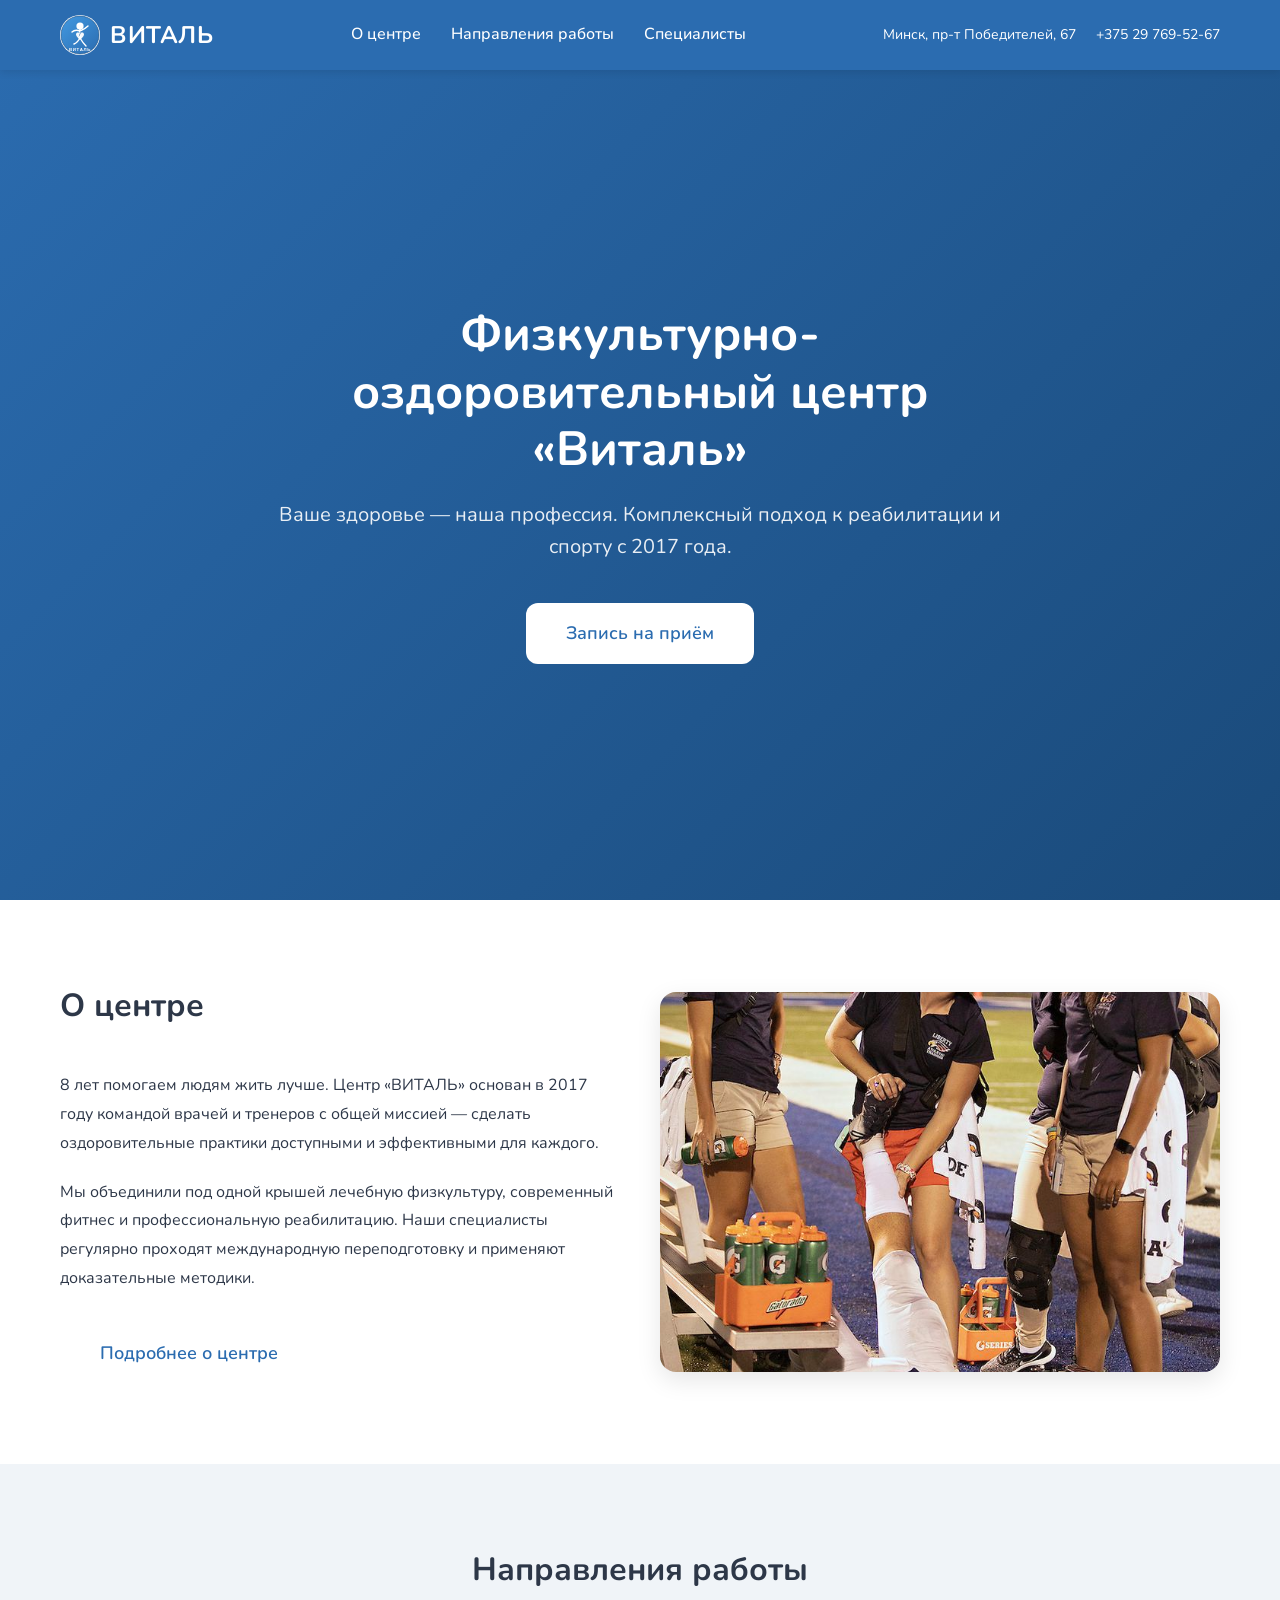
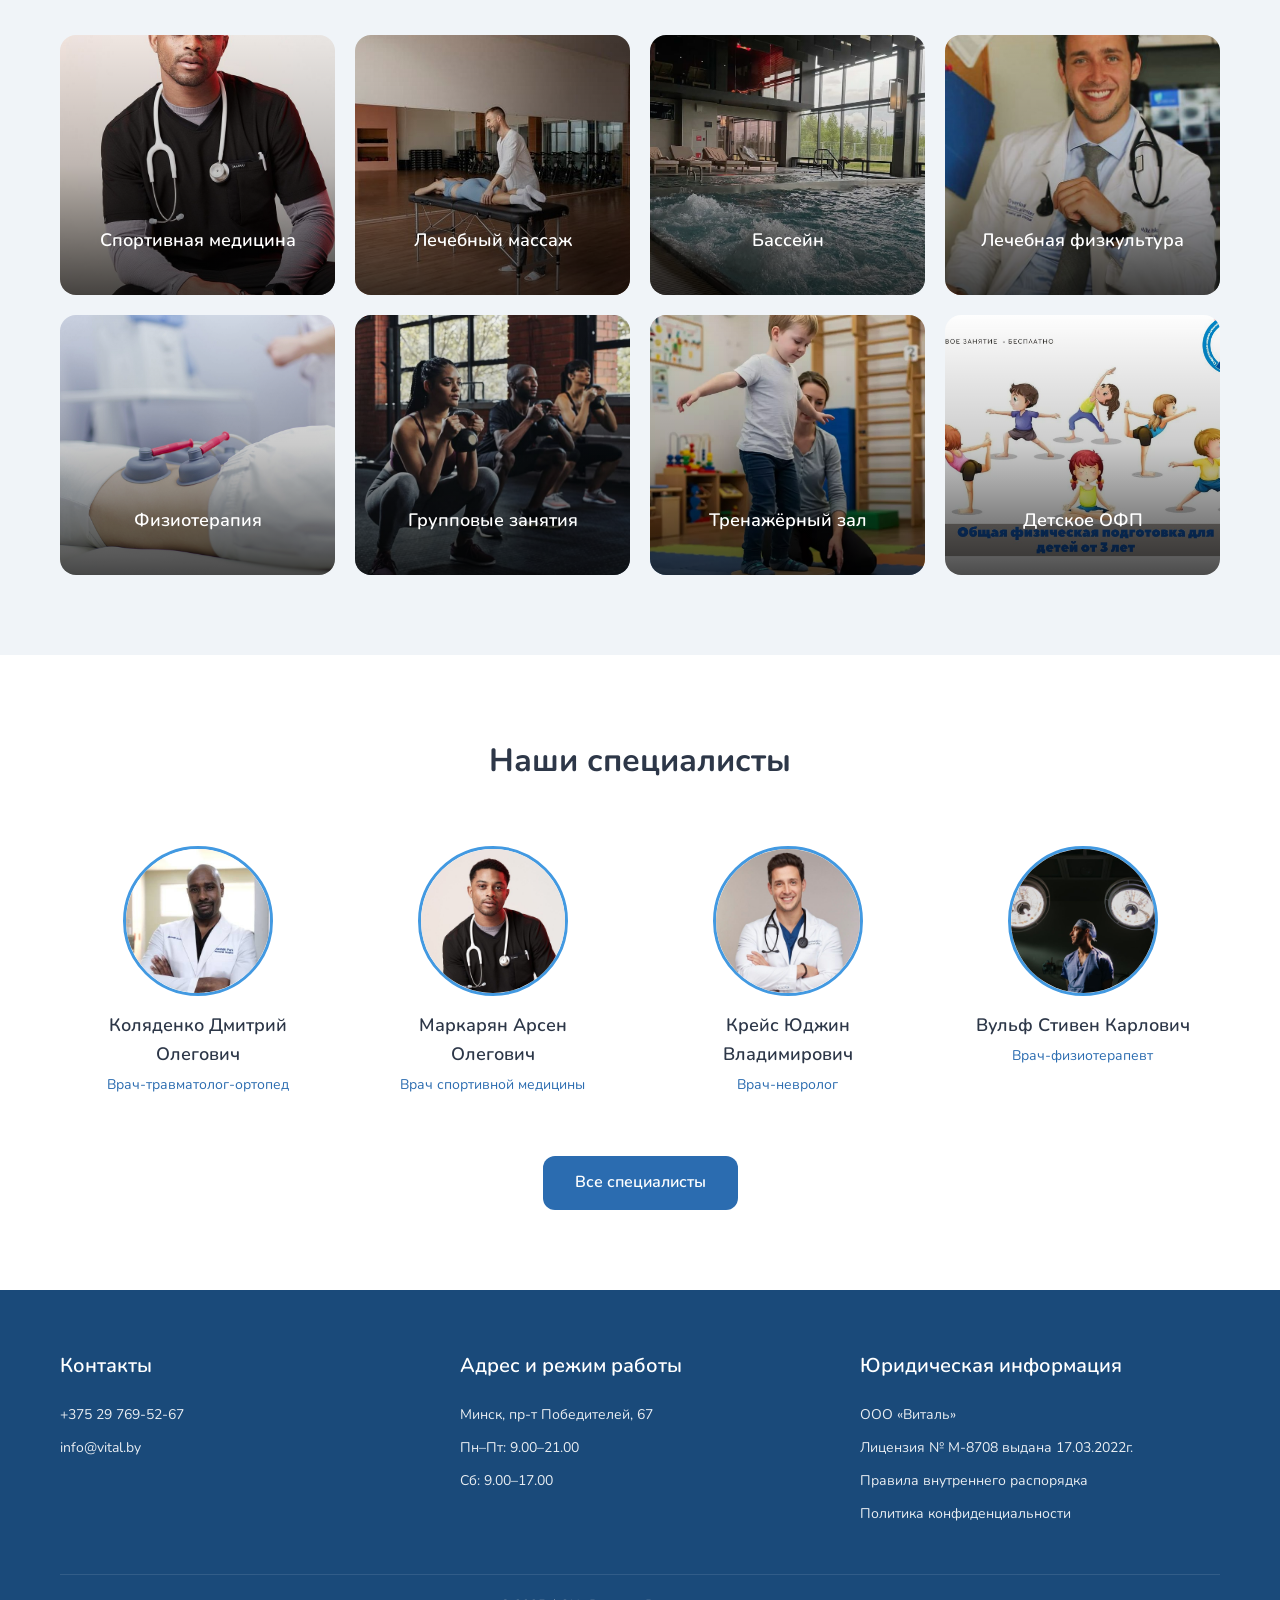
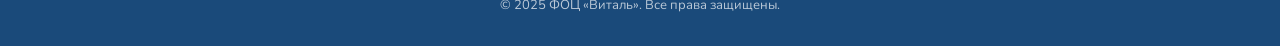
<file: index.html>
<!DOCTYPE html>
<html lang="ru">

<head>
    <meta charset="UTF-8">
    <meta name="viewport" content="width=device-width, initial-scale=1.0">
    <meta name="description" content="Физкультурно-оздоровительный центр Виталь в Минске. Лечебная физкультура, спортивная медицина, массаж, физиотерапия, бассейн, тренажерный зал.">
    <title>Физкультурно-оздоровительный центр «Виталь»</title>
    <link rel="preconnect" href="https://fonts.googleapis.com">
    <link rel="preconnect" href="https://fonts.gstatic.com" crossorigin>
    <link href="https://fonts.googleapis.com/css2?family=Nunito:wght@300;400;600;700;800&display=swap" rel="stylesheet">
    <link rel="stylesheet" href="css/style.css">
</head>

<body>
    <!-- Шапка сайта -->
    <header class="header">
        <div class="header__inner">
            <a href="index.html" class="header__logo">
                <img src="images/logo.svg" alt="Логотип Виталь" class="header__logo-img" width="40" height="40">
                ВИТАЛЬ
            </a>
            <nav class="header__nav" id="mainNav">
                <div class="header__nav-item"><a href="pages/about.html">О центре</a></div>
                <div class="header__nav-item header__nav-item--dropdown">
                    <a href="#directions">Направления работы</a>
                    <ul class="header__dropdown">
                        <li><a href="pages/sport-medicine.html">Спортивная медицина</a></li>
                        <li><a href="pages/massage.html">Лечебный массаж</a></li>
                        <li><a href="pages/pool.html">Бассейн</a></li>
                        <li><a href="pages/lfk.html">Лечебная физкультура</a></li>
                        <li><a href="pages/physio.html">Физиотерапия</a></li>
                        <li><a href="pages/groups.html">Групповые занятия</a></li>
                        <li><a href="pages/gym.html">Тренажёрный зал</a></li>
                        <li><a href="pages/kids.html">Детское ОФП</a></li>
                    </ul>
                </div>
                <div class="header__nav-item"><a href="pages/specialists.html">Специалисты</a></div>
            </nav>
            <div class="header__contact">
                <span>Минск, пр-т Победителей, 67</span>
                <span>+375 29 769-52-67</span>
            </div>
            <button class="header__burger" id="burgerBtn" aria-label="Открыть меню">
                <span></span>
                <span></span>
                <span></span>
            </button>
        </div>
    </header>

    <main>
        <!-- Hero-секция -->
        <section class="hero">
            <div class="hero__content">
                <h1 class="hero__title">Физкультурно-оздоровительный центр «Виталь»</h1>
                <p class="hero__subtitle">Ваше здоровье — наша профессия. Комплексный подход к реабилитации и спорту с 2017 года.</p>
                <a href="pages/appointment.html" class="hero__btn">Запись на приём</a>
            </div>
        </section>

        <!-- О центре -->
        <section class="about">
            <div class="container">
                <div class="about__inner">
                    <div class="about__content">
                        <h2 class="about__title">О центре</h2>
                        <p class="about__text">8 лет помогаем людям жить лучше. Центр «ВИТАЛЬ» основан в 2017 году командой врачей и тренеров с общей миссией — сделать оздоровительные практики доступными и эффективными для каждого.</p>
                        <p class="about__text">Мы объединили под одной крышей лечебную физкультуру, современный фитнес и профессиональную реабилитацию. Наши специалисты регулярно проходят международную переподготовку и применяют доказательные методики.</p>
                        <a href="pages/about.html" class="hero__btn" style="margin-top: 10px;">Подробнее о центре</a>
                    </div>
                    <div class="about__image">
                        <img src="images/building.jpg" alt="Здание ФОЦ Виталь">
                    </div>
                </div>
            </div>
        </section>

        <!-- Направления работы -->
        <section class="directions" id="directions">
            <div class="container">
                <h2 class="directions__title">Направления работы</h2>
                <div class="directions__grid">
                    <a href="pages/sport-medicine.html" class="directions__card">
                        <img src="images/sportmed.jpg" alt="Спортивная медицина">
                        <div class="directions__card-overlay">
                            <span class="directions__card-title">Спортивная медицина</span>
                        </div>
                    </a>
                    <a href="pages/massage.html" class="directions__card">
                        <img src="images/massage.jpg" alt="Лечебный массаж">
                        <div class="directions__card-overlay">
                            <span class="directions__card-title">Лечебный массаж</span>
                        </div>
                    </a>
                    <a href="pages/pool.html" class="directions__card">
                        <img src="images/pool.jpg" alt="Бассейн">
                        <div class="directions__card-overlay">
                            <span class="directions__card-title">Бассейн</span>
                        </div>
                    </a>
                    <a href="pages/lfk.html" class="directions__card">
                        <img src="images/lfk.jpg" alt="Лечебная физкультура">
                        <div class="directions__card-overlay">
                            <span class="directions__card-title">Лечебная физкультура</span>
                        </div>
                    </a>
                    <a href="pages/physio.html" class="directions__card">
                        <img src="images/fizio.jpg" alt="Физиотерапия">
                        <div class="directions__card-overlay">
                            <span class="directions__card-title">Физиотерапия</span>
                        </div>
                    </a>
                    <a href="pages/groups.html" class="directions__card">
                        <img src="images/group.jpg" alt="Групповые занятия">
                        <div class="directions__card-overlay">
                            <span class="directions__card-title">Групповые занятия</span>
                        </div>
                    </a>
                    <a href="pages/gym.html" class="directions__card">
                        <img src="images/gym.jpg" alt="Тренажёрный зал">
                        <div class="directions__card-overlay">
                            <span class="directions__card-title">Тренажёрный зал</span>
                        </div>
                    </a>
                    <a href="pages/kids.html" class="directions__card">
                        <img src="images/офп.jpg" alt="Детское ОФП">
                        <div class="directions__card-overlay">
                            <span class="directions__card-title">Детское ОФП</span>
                        </div>
                    </a>
                </div>
            </div>
        </section>

        <!-- Специалисты (превью) -->
        <section class="specialists-preview">
            <div class="container">
                <h2 class="specialists-preview__title">Наши специалисты</h2>
                <div class="specialists-preview__grid">
                    <div class="specialists-preview__card">
                        <div class="specialists-preview__card-photo">
                            <img src="images/doctor1.jpg" alt="Доктор Коляденко">
                        </div>
                        <div class="specialists-preview__card-name">Коляденко Дмитрий Олегович</div>
                        <div class="specialists-preview__card-role">Врач-травматолог-ортопед</div>
                    </div>
                    <div class="specialists-preview__card">
                        <div class="specialists-preview__card-photo">
                            <img src="images/doctor2.jpg" alt="Доктор Маркарян">
                        </div>
                        <div class="specialists-preview__card-name">Маркарян Арсен Олегович</div>
                        <div class="specialists-preview__card-role">Врач спортивной медицины</div>
                    </div>
                    <div class="specialists-preview__card">
                        <div class="specialists-preview__card-photo">
                            <img src="images/doctor3.jpg" alt="Доктор Крейс">
                        </div>
                        <div class="specialists-preview__card-name">Крейс Юджин Владимирович</div>
                        <div class="specialists-preview__card-role">Врач-невролог</div>
                    </div>
                    <div class="specialists-preview__card">
                        <div class="specialists-preview__card-photo">
                            <img src="images/doctor4.jpg" alt="Доктор Вульф">
                        </div>
                        <div class="specialists-preview__card-name">Вульф Стивен Карлович</div>
                        <div class="specialists-preview__card-role">Врач-физиотерапевт</div>
                    </div>
                </div>
                <div class="specialists-preview__link">
                    <a href="pages/specialists.html">Все специалисты</a>
                </div>
            </div>
        </section>
    </main>

    <!-- Footer -->
    <footer class="footer">
        <div class="container">
            <div class="footer__inner">
                <div class="footer__col">
                    <h3>Контакты</h3>
                    <a href="tel:+375297695267">+375 29 769-52-67</a>
                    <a href="mailto:info@vital.by">info@vital.by</a>
                </div>
                <div class="footer__col">
                    <h3>Адрес и режим работы</h3>
                    <p>Минск, пр-т Победителей, 67</p>
                    <p>Пн–Пт: 9.00–21.00</p>
                    <p>Сб: 9.00–17.00</p>
                </div>
                <div class="footer__col">
                    <h3>Юридическая информация</h3>
                    <p>ООО «Виталь»</p>
                    <p>Лицензия № М-8708 выдана 17.03.2022г.</p>
                    <p>Правила внутреннего распорядка</p>
                    <p>Политика конфиденциальности</p>
                </div>
            </div>
            <div class="footer__bottom">
                <p>© 2025 ФОЦ «Виталь». Все права защищены.</p>
            </div>
        </div>
    </footer>

    <script src="js/main.js" defer></script>
</body>

</html>
</file>
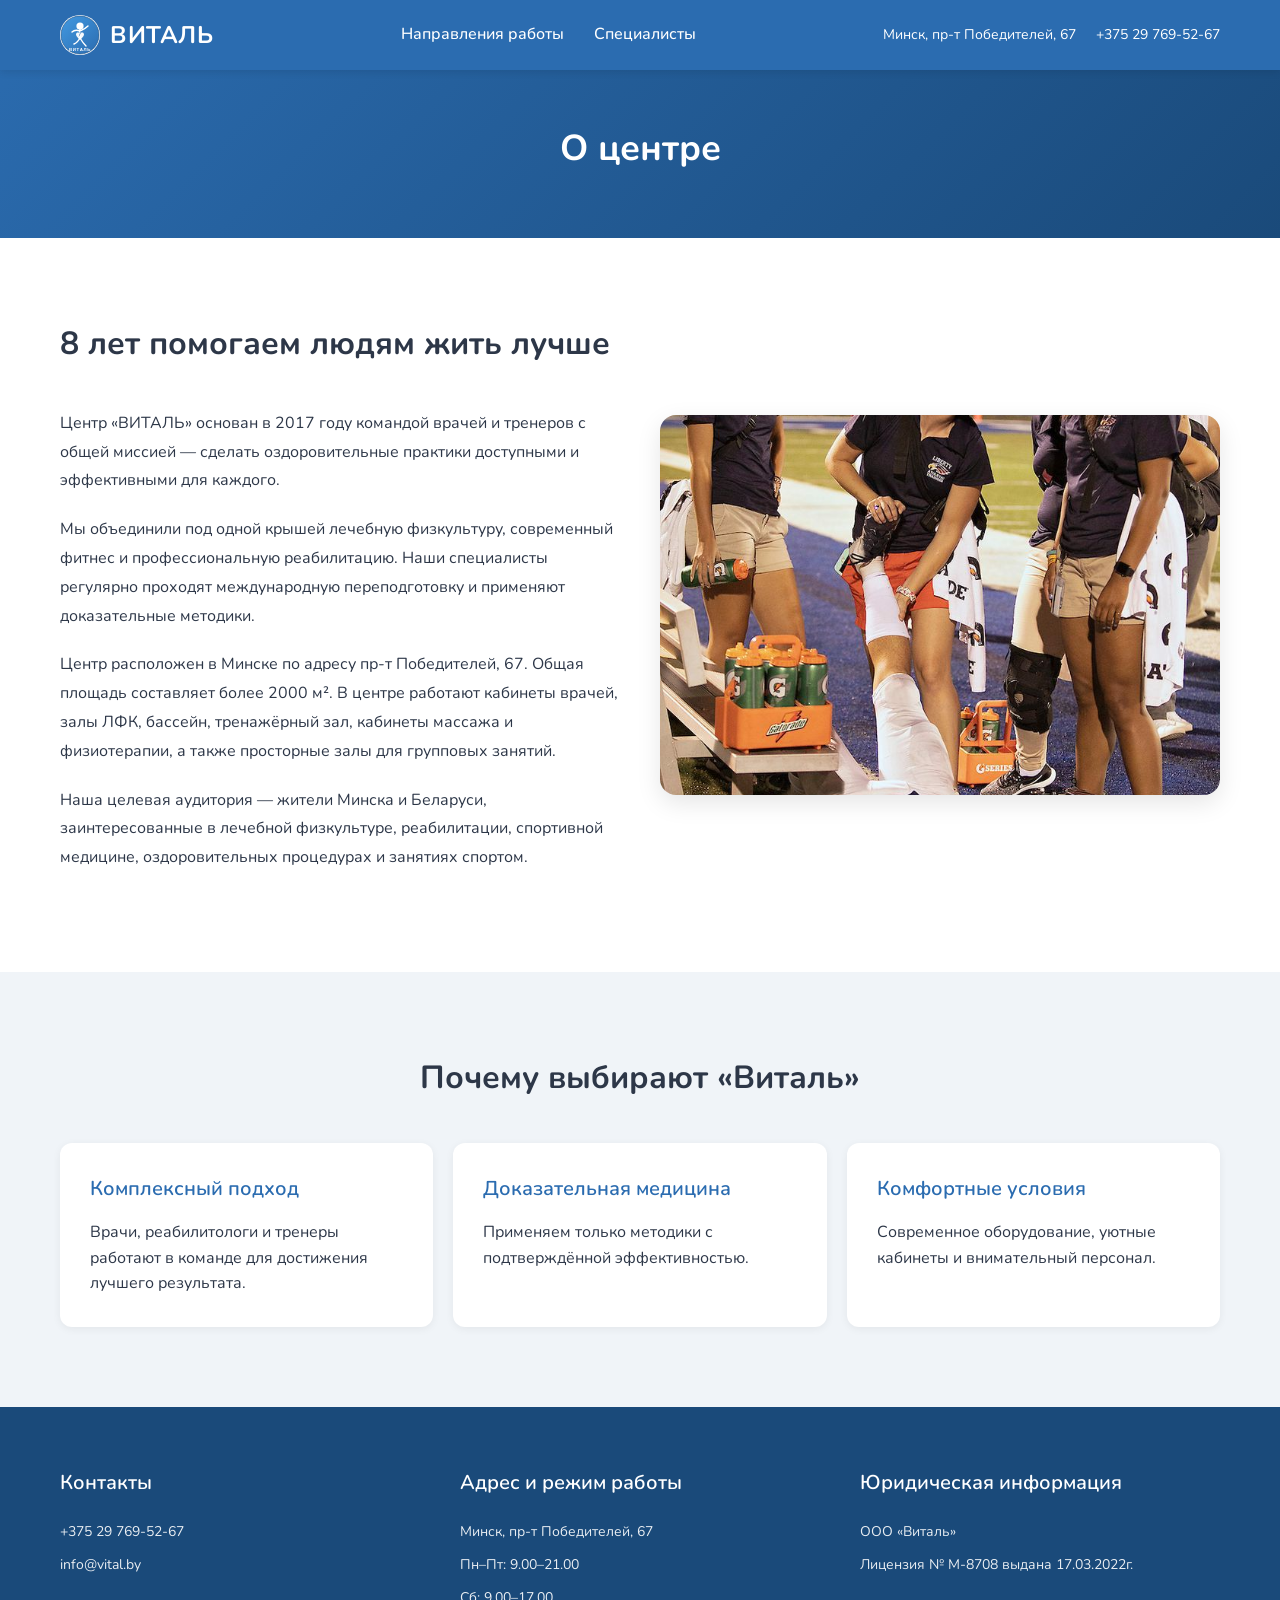
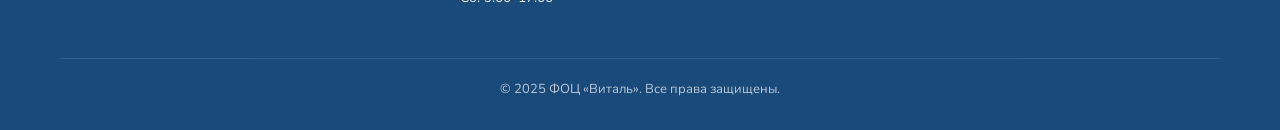
<file: pages/about.html>
<!DOCTYPE html>
<html lang="ru">
<head>
    <meta charset="UTF-8">
    <meta name="viewport" content="width=device-width, initial-scale=1.0">
    <meta name="description" content="О центре Виталь. История, миссия и преимущества физкультурно-оздоровительного центра в Минске.">
    <title>О центре — ФОЦ «Виталь»</title>
    <link href="https://fonts.googleapis.com/css2?family=Nunito:wght@300;400;600;700;800&display=swap" rel="stylesheet">
    <link rel="stylesheet" href="../css/style.css">
</head>
<body>
    <header class="header">
        <div class="header__inner">
            <a href="../index.html" class="header__logo">
                <img src="../images/logo.svg" alt="Логотип Виталь" class="header__logo-img" width="40" height="40">
                ВИТАЛЬ
            </a>
            <nav class="header__nav" id="mainNav">
                <div class="header__nav-item header__nav-item--dropdown">
                    <a href="../index.html#directions">Направления работы</a>
                    <ul class="header__dropdown">
                        <li><a href="sport-medicine.html">Спортивная медицина</a></li>
                        <li><a href="massage.html">Лечебный массаж</a></li>
                        <li><a href="pool.html">Бассейн</a></li>
                        <li><a href="lfk.html">Лечебная физкультура</a></li>
                        <li><a href="physio.html">Физиотерапия</a></li>
                        <li><a href="groups.html">Групповые занятия</a></li>
                        <li><a href="gym.html">Тренажёрный зал</a></li>
                        <li><a href="kids.html">Детское ОФП</a></li>
                    </ul>
                </div>
                <div class="header__nav-item"><a href="specialists.html">Специалисты</a></div>
            </nav>
            <div class="header__contact">
                <span>Минск, пр-т Победителей, 67</span>
                <span>+375 29 769-52-67</span>
            </div>
            <button class="header__burger" id="burgerBtn" aria-label="Открыть меню">
                <span></span><span></span><span></span>
            </button>
        </div>
    </header>

    <main>
        <section class="page-title">
            <div class="container"><h1>О центре</h1></div>
        </section>

        <section class="about about--page">
            <div class="container">
                <div class="about__inner">
                    <div class="about__content">
                        <h2 class="about__title">8 лет помогаем людям жить лучше</h2>
                        <p class="about__text">Центр «ВИТАЛЬ» основан в 2017 году командой врачей и тренеров с общей миссией — сделать оздоровительные практики доступными и эффективными для каждого.</p>
                        <p class="about__text">Мы объединили под одной крышей лечебную физкультуру, современный фитнес и профессиональную реабилитацию. Наши специалисты регулярно проходят международную переподготовку и применяют доказательные методики.</p>
                        <p class="about__text">Центр расположен в Минске по адресу пр-т Победителей, 67. Общая площадь составляет более 2000 м². В центре работают кабинеты врачей, залы ЛФК, бассейн, тренажёрный зал, кабинеты массажа и физиотерапии, а также просторные залы для групповых занятий.</p>
                        <p class="about__text">Наша целевая аудитория — жители Минска и Беларуси, заинтересованные в лечебной физкультуре, реабилитации, спортивной медицине, оздоровительных процедурах и занятиях спортом.</p>
                    </div>
                    <div class="about__image">
                        <img src="../images/building.jpg" alt="Здание ФОЦ Виталь">
                    </div>
                </div>
            </div>
        </section>

        <section class="directions directions--alt">
            <div class="container">
                <h2 class="directions__title">Почему выбирают «Виталь»</h2>
                <div class="directions__grid" style="grid-template-columns: repeat(auto-fit, minmax(280px, 1fr));">
                    <div class="direction-detail__advantages-card">
                        <h3>Комплексный подход</h3>
                        <p>Врачи, реабилитологи и тренеры работают в команде для достижения лучшего результата.</p>
                    </div>
                    <div class="direction-detail__advantages-card">
                        <h3>Доказательная медицина</h3>
                        <p>Применяем только методики с подтверждённой эффективностью.</p>
                    </div>
                    <div class="direction-detail__advantages-card">
                        <h3>Комфортные условия</h3>
                        <p>Современное оборудование, уютные кабинеты и внимательный персонал.</p>
                    </div>
                </div>
            </div>
        </section>
    </main>

    <footer class="footer">
        <div class="container">
            <div class="footer__inner">
                <div class="footer__col">
                    <h3>Контакты</h3>
                    <a href="tel:+375297695267">+375 29 769-52-67</a>
                    <a href="mailto:info@vital.by">info@vital.by</a>
                </div>
                <div class="footer__col">
                    <h3>Адрес и режим работы</h3>
                    <p>Минск, пр-т Победителей, 67</p>
                    <p>Пн–Пт: 9.00–21.00</p>
                    <p>Сб: 9.00–17.00</p>
                </div>
                <div class="footer__col">
                    <h3>Юридическая информация</h3>
                    <p>ООО «Виталь»</p>
                    <p>Лицензия № М-8708 выдана 17.03.2022г.</p>
                </div>
            </div>
            <div class="footer__bottom"><p>© 2025 ФОЦ «Виталь». Все права защищены.</p></div>
        </div>
    </footer>
    <script src="../js/main.js" defer></script>
</body>
</html>
</file>
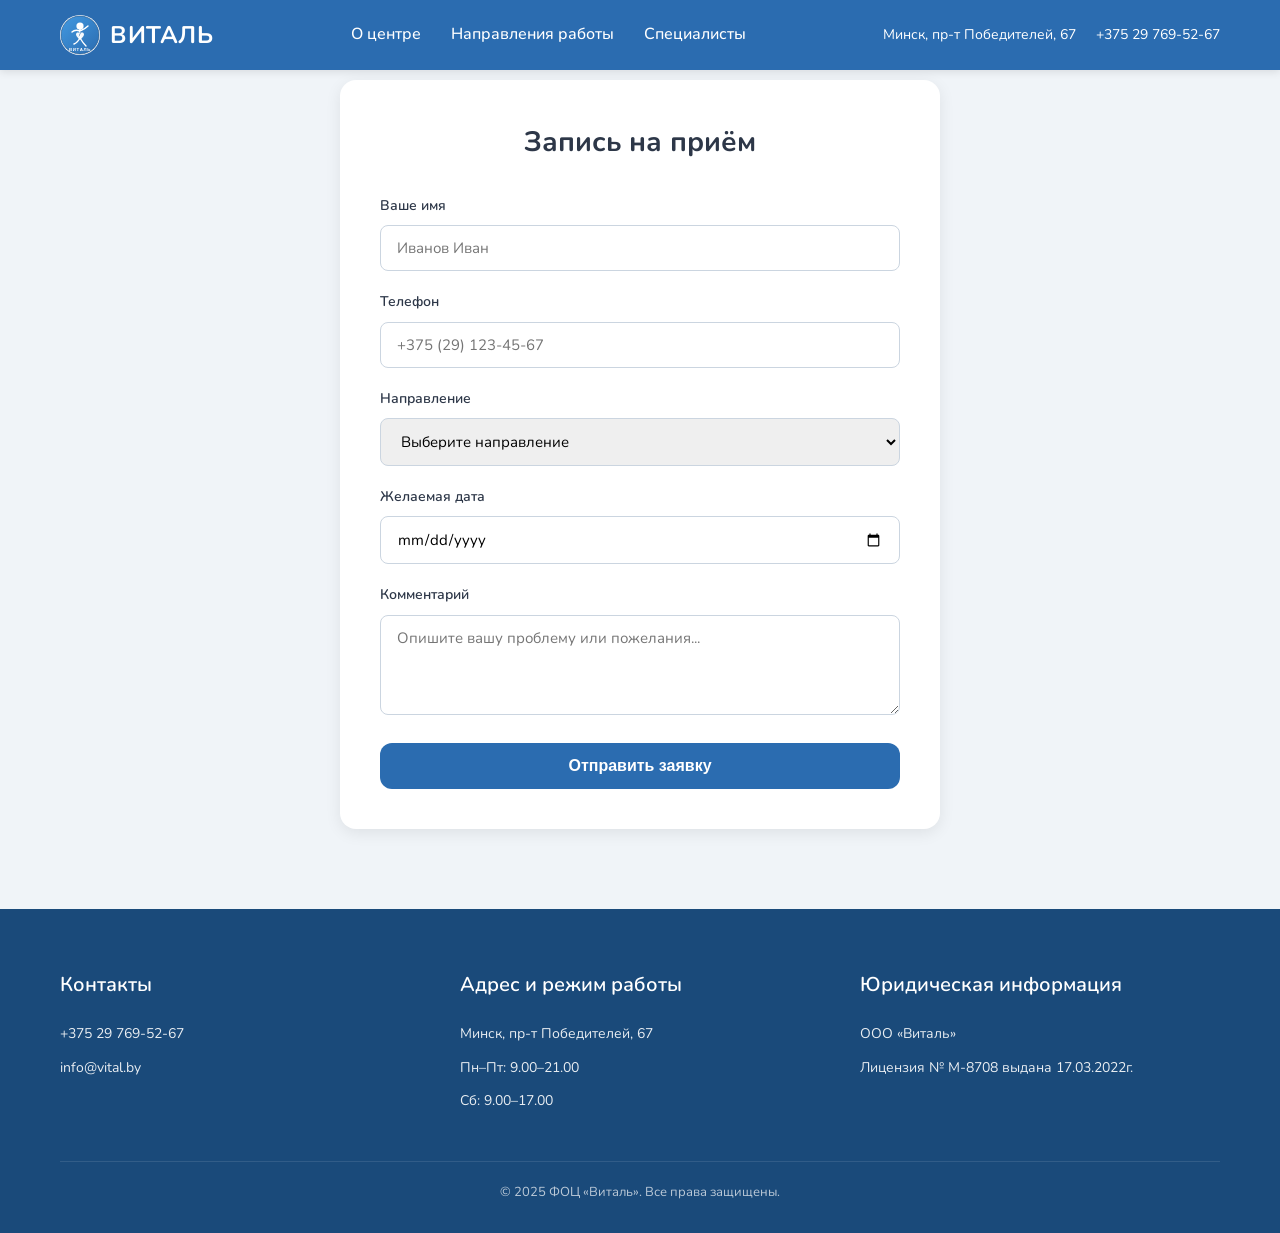
<file: pages/appointment.html>
<!DOCTYPE html>
<html lang="ru">
<head>
    <meta charset="UTF-8">
    <meta name="viewport" content="width=device-width, initial-scale=1.0">
    <meta name="description" content="Запись на приём в ФОЦ Виталь. Онлайн-запись на консультацию или занятие.">
    <title>Запись на приём — ФОЦ «Виталь»</title>
    <link href="https://fonts.googleapis.com/css2?family=Nunito:wght@300;400;600;700;800&display=swap" rel="stylesheet">
    <link rel="stylesheet" href="../css/style.css">
</head>
<body>
    <header class="header">
        <div class="header__inner">
            <a href="../index.html" class="header__logo">
                <img src="../images/logo.svg" alt="Логотип Виталь" class="header__logo-img" width="40" height="40">
                ВИТАЛЬ
            </a>
            <nav class="header__nav" id="mainNav">
                <div class="header__nav-item"><a href="about.html">О центре</a></div>
                <div class="header__nav-item header__nav-item--dropdown">
                    <a href="../index.html#directions">Направления работы</a>
                    <ul class="header__dropdown">
                        <li><a href="sport-medicine.html">Спортивная медицина</a></li>
                        <li><a href="massage.html">Лечебный массаж</a></li>
                        <li><a href="pool.html">Бассейн</a></li>
                        <li><a href="lfk.html">Лечебная физкультура</a></li>
                        <li><a href="physio.html">Физиотерапия</a></li>
                        <li><a href="groups.html">Групповые занятия</a></li>
                        <li><a href="gym.html">Тренажёрный зал</a></li>
                        <li><a href="kids.html">Детское ОФП</a></li>
                    </ul>
                </div>
                <div class="header__nav-item"><a href="specialists.html">Специалисты</a></div>
            </nav>
            <div class="header__contact">
                <span>Минск, пр-т Победителей, 67</span>
                <span>+375 29 769-52-67</span>
            </div>
            <button class="header__burger" id="burgerBtn" aria-label="Открыть меню">
                <span></span><span></span><span></span>
            </button>
        </div>
    </header>

    <main>
        <section class="appointment">
            <div class="container">
                <form class="appointment__form" id="appointmentForm">
                    <h2 class="appointment__title">Запись на приём</h2>
                    <div class="appointment__group">
                        <label for="name">Ваше имя</label>
                        <input type="text" id="name" name="name" placeholder="Иванов Иван" required>
                    </div>
                    <div class="appointment__group">
                        <label for="phone">Телефон</label>
                        <input type="tel" id="phone" name="phone" placeholder="+375 (29) 123-45-67" required>
                    </div>
                    <div class="appointment__group">
                        <label for="direction">Направление</label>
                        <select id="direction" name="direction" required>
                            <option value="">Выберите направление</option>
                            <option value="sport-medicine">Спортивная медицина</option>
                            <option value="massage">Лечебный массаж</option>
                            <option value="pool">Бассейн</option>
                            <option value="lfk">Лечебная физкультура</option>
                            <option value="physio">Физиотерапия</option>
                            <option value="groups">Групповые занятия</option>
                            <option value="gym">Тренажёрный зал</option>
                            <option value="kids">Детское ОФП</option>
                        </select>
                    </div>
                    <div class="appointment__group">
                        <label for="date">Желаемая дата</label>
                        <input type="date" id="date" name="date" required>
                    </div>
                    <div class="appointment__group">
                        <label for="message">Комментарий</label>
                        <textarea id="message" name="message" placeholder="Опишите вашу проблему или пожелания..."></textarea>
                    </div>
                    <button type="submit" class="appointment__btn">Отправить заявку</button>
                </form>
                <div class="appointment__success" id="successMessage">
                    <h3>Спасибо за заявку!</h3>
                    <p>Мы свяжемся с вами в ближайшее время для подтверждения записи.</p>
                </div>
            </div>
        </section>
    </main>

    <footer class="footer">
        <div class="container">
            <div class="footer__inner">
                <div class="footer__col">
                    <h3>Контакты</h3>
                    <a href="tel:+375297695267">+375 29 769-52-67</a>
                    <a href="mailto:info@vital.by">info@vital.by</a>
                </div>
                <div class="footer__col">
                    <h3>Адрес и режим работы</h3>
                    <p>Минск, пр-т Победителей, 67</p>
                    <p>Пн–Пт: 9.00–21.00</p>
                    <p>Сб: 9.00–17.00</p>
                </div>
                <div class="footer__col">
                    <h3>Юридическая информация</h3>
                    <p>ООО «Виталь»</p>
                    <p>Лицензия № М-8708 выдана 17.03.2022г.</p>
                </div>
            </div>
            <div class="footer__bottom"><p>© 2025 ФОЦ «Виталь». Все права защищены.</p></div>
        </div>
    </footer>
    <script src="../js/main.js" defer></script>
</body>
</html>
</file>
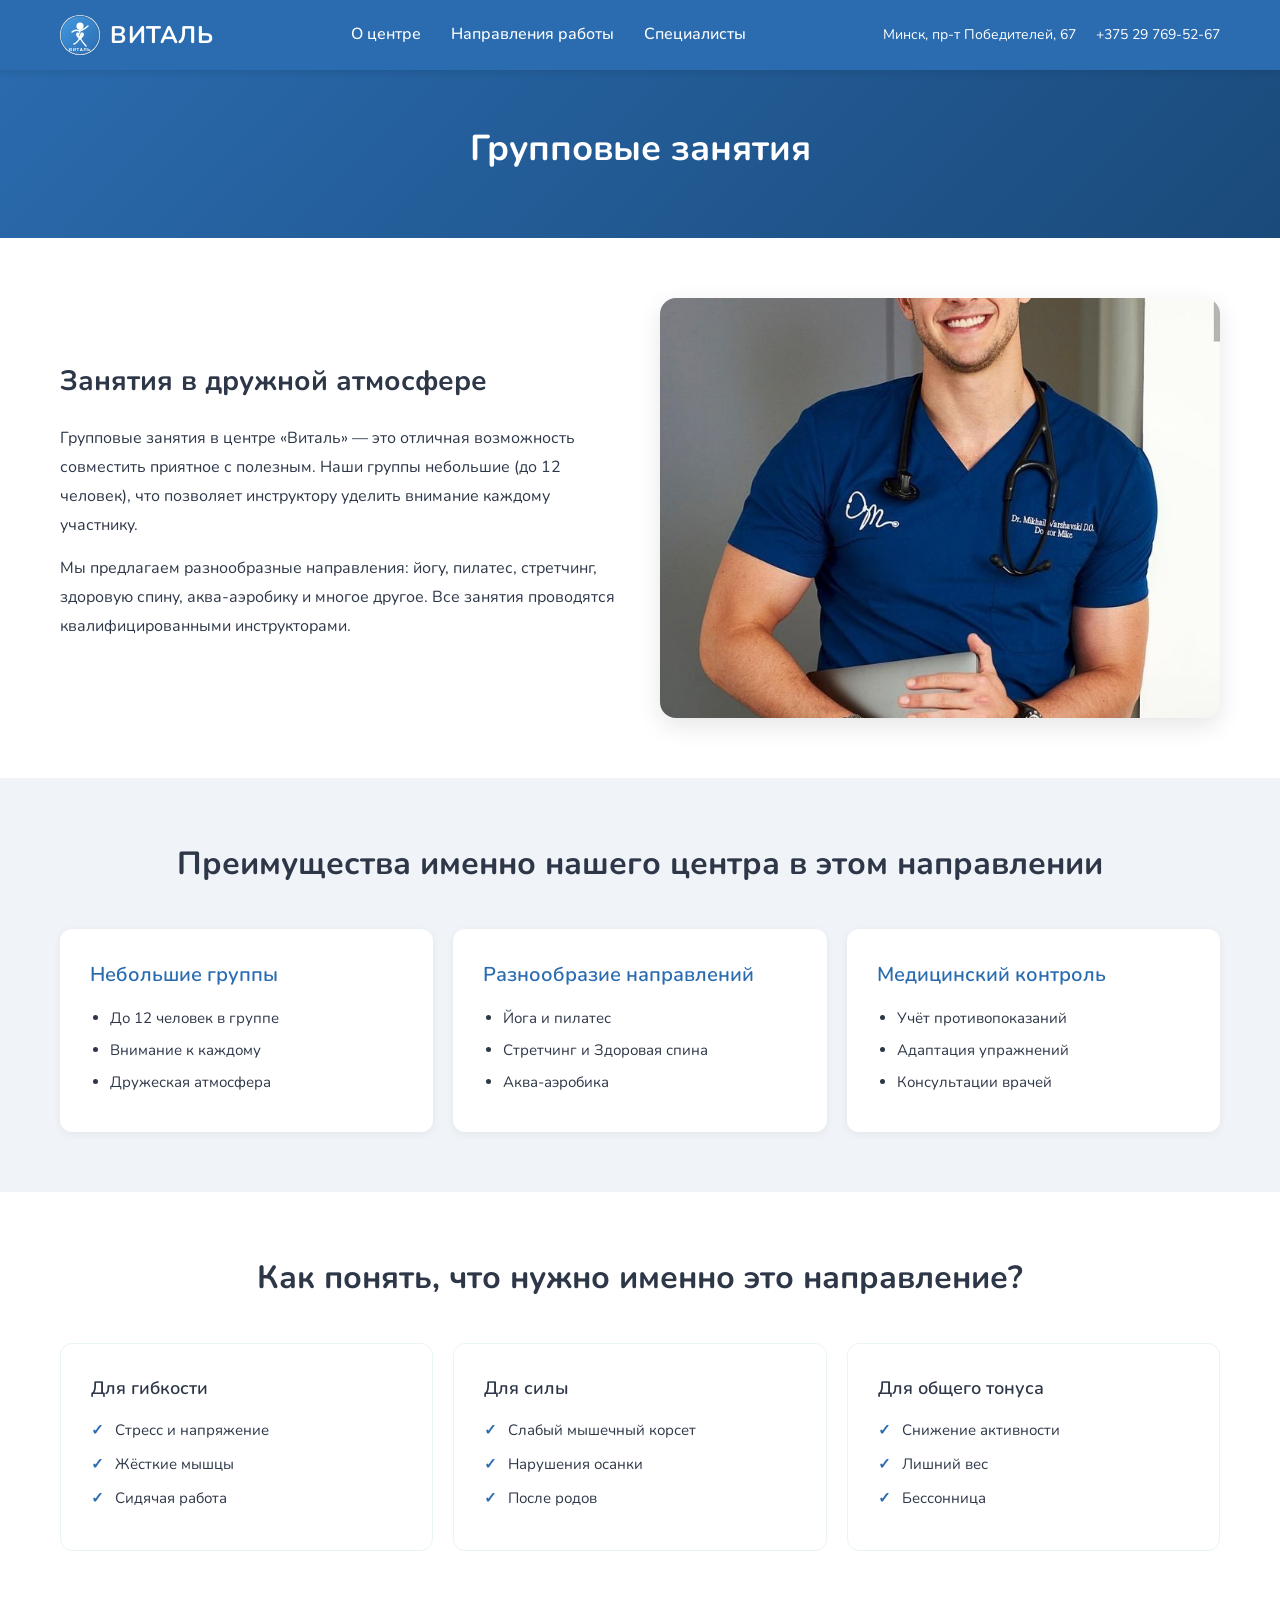
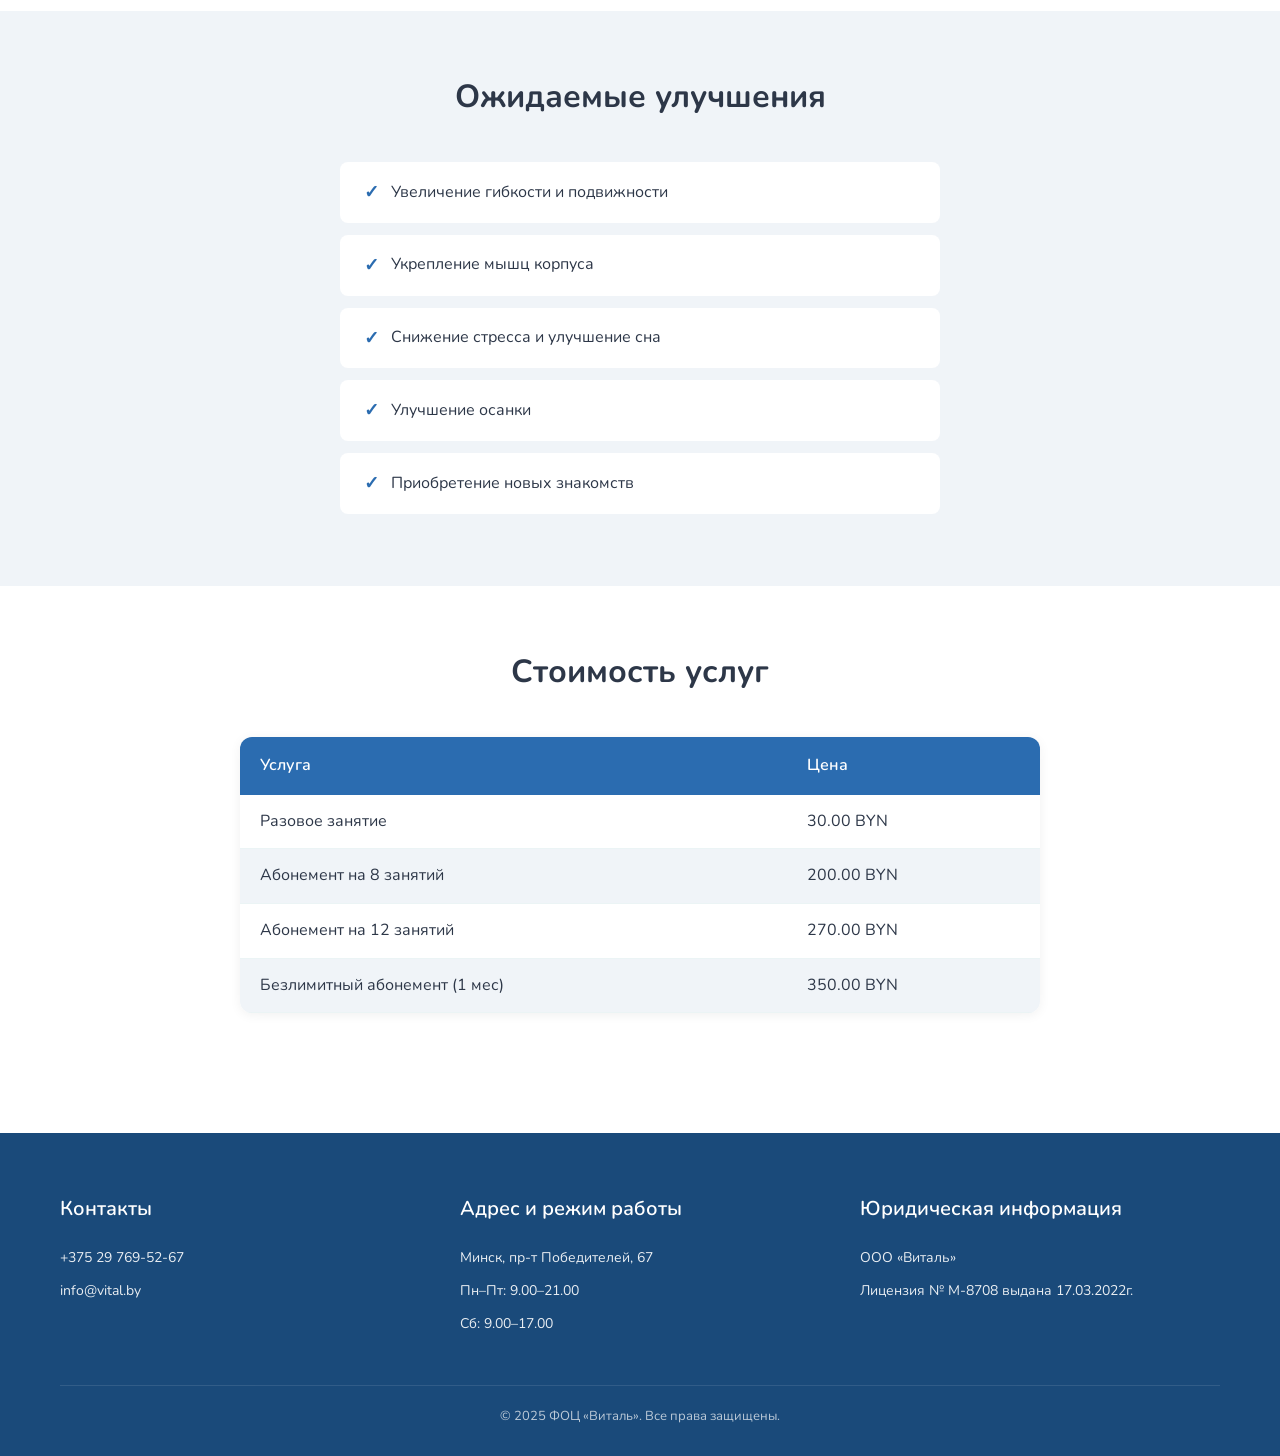
<file: pages/groups.html>
<!DOCTYPE html>
<html lang="ru">
<head>
    <meta charset="UTF-8">
    <meta name="viewport" content="width=device-width, initial-scale=1.0">
    <meta name="description" content="Групповые занятия в ФОЦ Виталь. Йога, пилатес, стретчинг и другие группы.">
    <title>Групповые занятия — ФОЦ «Виталь»</title>
    <link href="https://fonts.googleapis.com/css2?family=Nunito:wght@300;400;600;700;800&display=swap" rel="stylesheet">
    <link rel="stylesheet" href="../css/style.css">
</head>
<body>
    <header class="header">
        <div class="header__inner">
            <a href="../index.html" class="header__logo">
                <img src="../images/logo.svg" alt="Логотип Виталь" class="header__logo-img" width="40" height="40">
                ВИТАЛЬ
            </a>
            <nav class="header__nav" id="mainNav">
                <div class="header__nav-item"><a href="about.html">О центре</a></div>
                <div class="header__nav-item header__nav-item--dropdown">
                    <a href="../index.html#directions">Направления работы</a>
                    <ul class="header__dropdown">
                        <li><a href="sport-medicine.html">Спортивная медицина</a></li>
                        <li><a href="massage.html">Лечебный массаж</a></li>
                        <li><a href="pool.html">Бассейн</a></li>
                        <li><a href="lfk.html">Лечебная физкультура</a></li>
                        <li><a href="physio.html">Физиотерапия</a></li>
                        <li><a href="groups.html">Групповые занятия</a></li>
                        <li><a href="gym.html">Тренажёрный зал</a></li>
                        <li><a href="kids.html">Детское ОФП</a></li>
                    </ul>
                </div>
                <div class="header__nav-item"><a href="specialists.html">Специалисты</a></div>
            </nav>
            <div class="header__contact">
                <span>Минск, пр-т Победителей, 67</span>
                <span>+375 29 769-52-67</span>
            </div>
            <button class="header__burger" id="burgerBtn" aria-label="Открыть меню">
                <span></span><span></span><span></span>
            </button>
        </div>
    </header>

    <main>
        <section class="page-title">
            <div class="container"><h1>Групповые занятия</h1></div>
        </section>
        <section class="direction-detail">
            <div class="container">
                <div class="direction-detail__intro">
                    <div class="direction-detail__text">
                        <h2>Занятия в дружной атмосфере</h2>
                        <p>Групповые занятия в центре «Виталь» — это отличная возможность совместить приятное с полезным. Наши группы небольшие (до 12 человек), что позволяет инструктору уделить внимание каждому участнику.</p>
                        <p>Мы предлагаем разнообразные направления: йогу, пилатес, стретчинг, здоровую спину, аква-аэробику и многое другое. Все занятия проводятся квалифицированными инструкторами.</p>
                    </div>
                    <div class="direction-detail__image">
                        <img src="../images/group2.jpg" alt="Групповые занятия">
                    </div>
                </div>
            </div>
            <div class="direction-detail__advantages">
                <div class="container">
                    <h2>Преимущества именно нашего центра в этом направлении</h2>
                    <div class="direction-detail__advantages-grid">
                        <div class="direction-detail__advantages-card">
                            <h3>Небольшие группы</h3>
                            <ul>
                                <li>До 12 человек в группе</li>
                                <li>Внимание к каждому</li>
                                <li>Дружеская атмосфера</li>
                            </ul>
                        </div>
                        <div class="direction-detail__advantages-card">
                            <h3>Разнообразие направлений</h3>
                            <ul>
                                <li>Йога и пилатес</li>
                                <li>Стретчинг и Здоровая спина</li>
                                <li>Аква-аэробика</li>
                            </ul>
                        </div>
                        <div class="direction-detail__advantages-card">
                            <h3>Медицинский контроль</h3>
                            <ul>
                                <li>Учёт противопоказаний</li>
                                <li>Адаптация упражнений</li>
                                <li>Консультации врачей</li>
                            </ul>
                        </div>
                    </div>
                </div>
            </div>
            <div class="container">
                <div class="direction-detail__indicators">
                    <h2>Как понять, что нужно именно это направление?</h2>
                    <div class="direction-detail__indicators-grid">
                        <div class="direction-detail__indicators-card">
                            <h3>Для гибкости</h3>
                            <ul>
                                <li>Стресс и напряжение</li>
                                <li>Жёсткие мышцы</li>
                                <li>Сидячая работа</li>
                            </ul>
                        </div>
                        <div class="direction-detail__indicators-card">
                            <h3>Для силы</h3>
                            <ul>
                                <li>Слабый мышечный корсет</li>
                                <li>Нарушения осанки</li>
                                <li>После родов</li>
                            </ul>
                        </div>
                        <div class="direction-detail__indicators-card">
                            <h3>Для общего тонуса</h3>
                            <ul>
                                <li>Снижение активности</li>
                                <li>Лишний вес</li>
                                <li>Бессонница</li>
                            </ul>
                        </div>
                    </div>
                </div>
            </div>
            <div class="direction-detail__results">
                <div class="container">
                    <h2>Ожидаемые улучшения</h2>
                    <ul>
                        <li>Увеличение гибкости и подвижности</li>
                        <li>Укрепление мышц корпуса</li>
                        <li>Снижение стресса и улучшение сна</li>
                        <li>Улучшение осанки</li>
                        <li>Приобретение новых знакомств</li>
                    </ul>
                </div>
            </div>
            <div class="price-section">
                <div class="container">
                    <h2>Стоимость услуг</h2>
                    <table class="price-table">
                        <thead><tr><th>Услуга</th><th>Цена</th></tr></thead>
                        <tbody>
                            <tr><td>Разовое занятие</td><td>30.00 BYN</td></tr>
                            <tr><td>Абонемент на 8 занятий</td><td>200.00 BYN</td></tr>
                            <tr><td>Абонемент на 12 занятий</td><td>270.00 BYN</td></tr>
                            <tr><td>Безлимитный абонемент (1 мес)</td><td>350.00 BYN</td></tr>
                        </tbody>
                    </table>
                </div>
            </div>
        </section>
    </main>

    <footer class="footer">
        <div class="container">
            <div class="footer__inner">
                <div class="footer__col">
                    <h3>Контакты</h3>
                    <a href="tel:+375297695267">+375 29 769-52-67</a>
                    <a href="mailto:info@vital.by">info@vital.by</a>
                </div>
                <div class="footer__col">
                    <h3>Адрес и режим работы</h3>
                    <p>Минск, пр-т Победителей, 67</p>
                    <p>Пн–Пт: 9.00–21.00</p>
                    <p>Сб: 9.00–17.00</p>
                </div>
                <div class="footer__col">
                    <h3>Юридическая информация</h3>
                    <p>ООО «Виталь»</p>
                    <p>Лицензия № М-8708 выдана 17.03.2022г.</p>
                </div>
            </div>
            <div class="footer__bottom"><p>© 2025 ФОЦ «Виталь». Все права защищены.</p></div>
        </div>
    </footer>
    <script src="../js/main.js" defer></script>
</body>
</html>
</file>
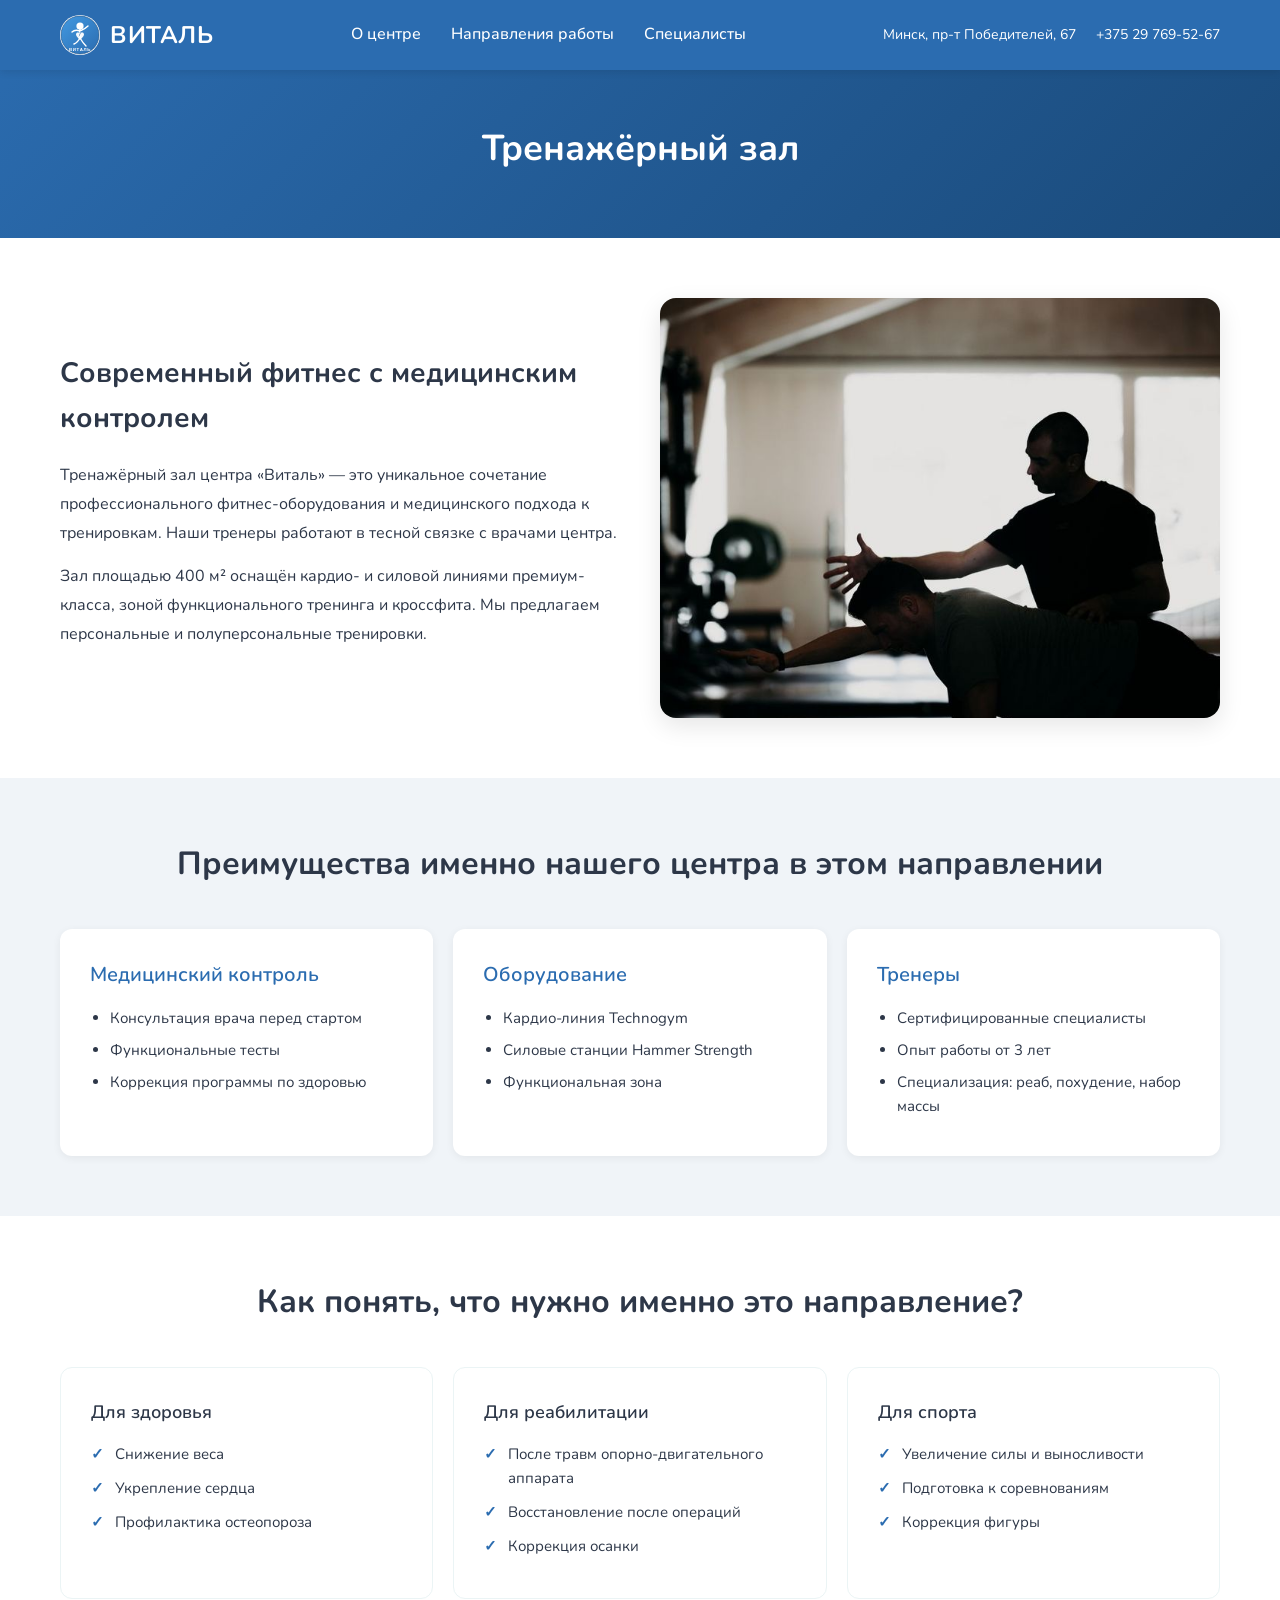
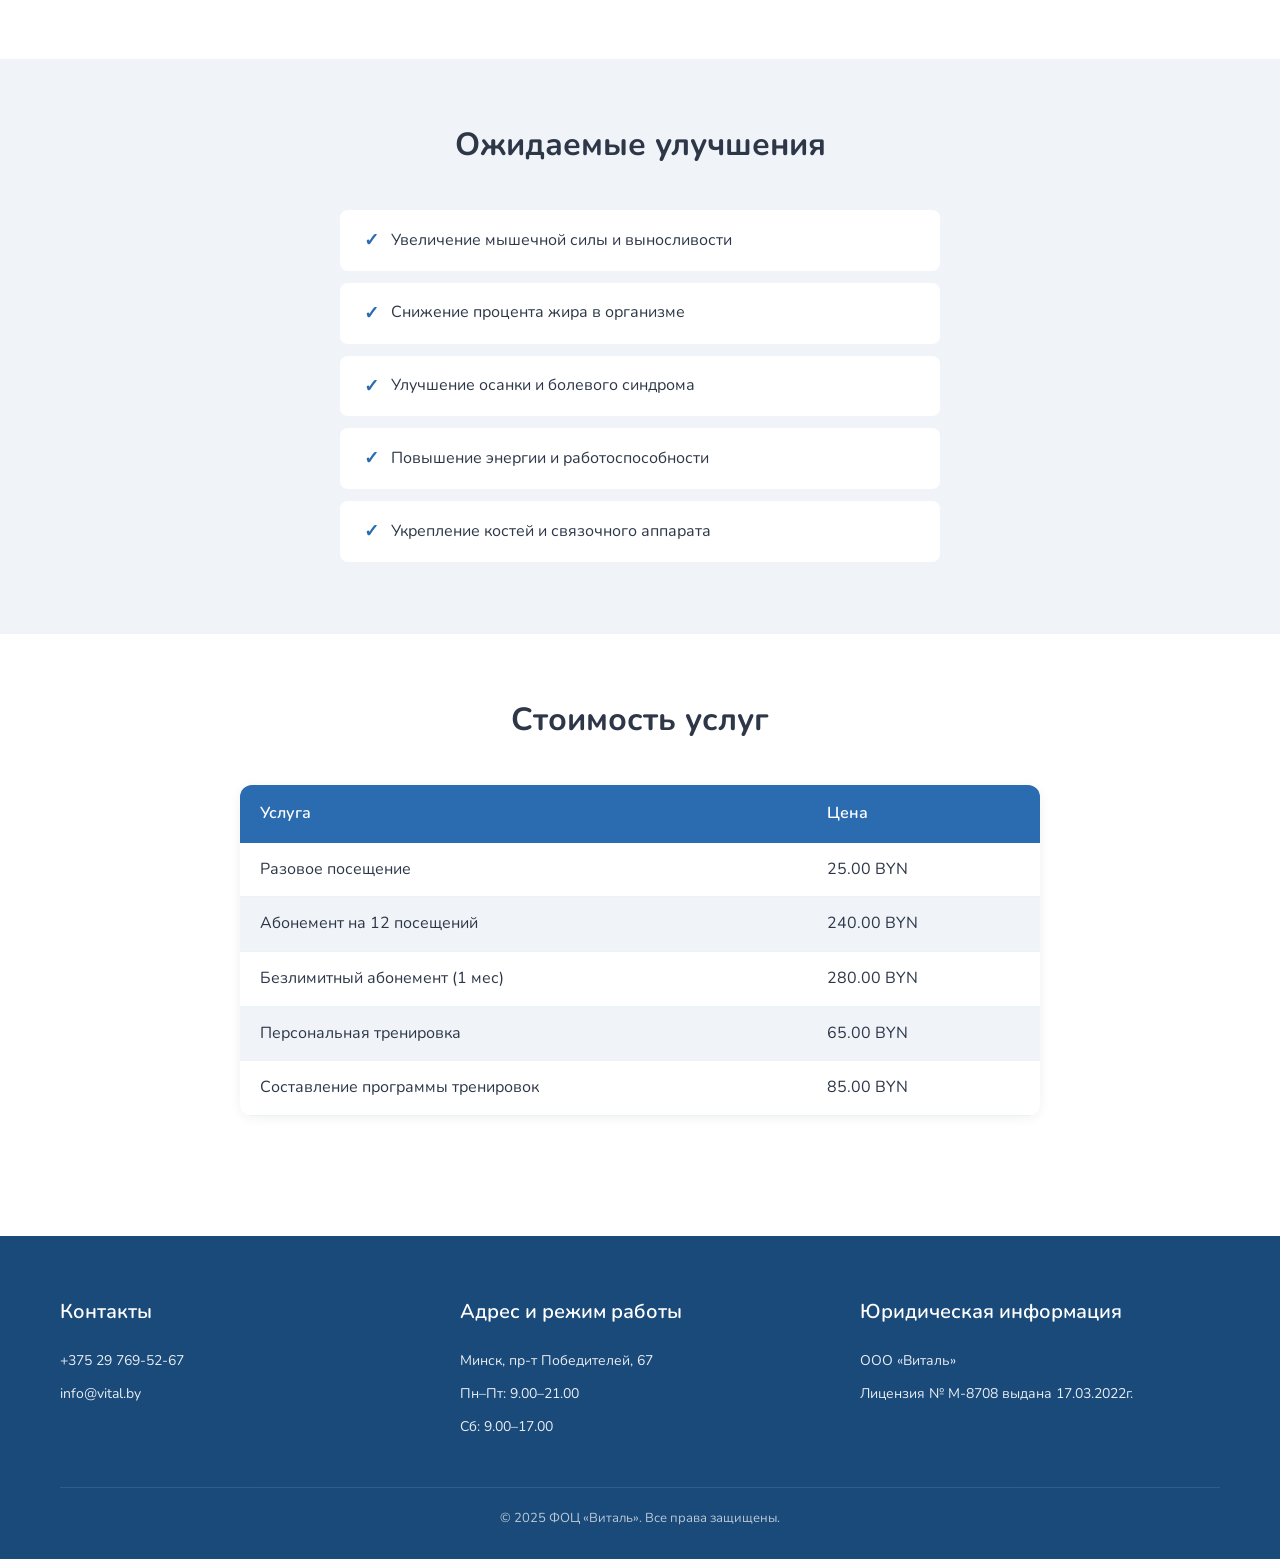
<file: pages/gym.html>
<!DOCTYPE html>
<html lang="ru">
<head>
    <meta charset="UTF-8">
    <meta name="viewport" content="width=device-width, initial-scale=1.0">
    <meta name="description" content="Тренажёрный зал в ФОЦ Виталь. Современное оборудование и персональные тренировки.">
    <title>Тренажёрный зал — ФОЦ «Виталь»</title>
    <link href="https://fonts.googleapis.com/css2?family=Nunito:wght@300;400;600;700;800&display=swap" rel="stylesheet">
    <link rel="stylesheet" href="../css/style.css">
</head>
<body>
    <header class="header">
        <div class="header__inner">
            <a href="../index.html" class="header__logo">
                <img src="../images/logo.svg" alt="Логотип Виталь" class="header__logo-img" width="40" height="40">
                ВИТАЛЬ
            </a>
            <nav class="header__nav" id="mainNav">
                <div class="header__nav-item"><a href="about.html">О центре</a></div>
                <div class="header__nav-item header__nav-item--dropdown">
                    <a href="../index.html#directions">Направления работы</a>
                    <ul class="header__dropdown">
                        <li><a href="sport-medicine.html">Спортивная медицина</a></li>
                        <li><a href="massage.html">Лечебный массаж</a></li>
                        <li><a href="pool.html">Бассейн</a></li>
                        <li><a href="lfk.html">Лечебная физкультура</a></li>
                        <li><a href="physio.html">Физиотерапия</a></li>
                        <li><a href="groups.html">Групповые занятия</a></li>
                        <li><a href="gym.html">Тренажёрный зал</a></li>
                        <li><a href="kids.html">Детское ОФП</a></li>
                    </ul>
                </div>
                <div class="header__nav-item"><a href="specialists.html">Специалисты</a></div>
            </nav>
            <div class="header__contact">
                <span>Минск, пр-т Победителей, 67</span>
                <span>+375 29 769-52-67</span>
            </div>
            <button class="header__burger" id="burgerBtn" aria-label="Открыть меню">
                <span></span><span></span><span></span>
            </button>
        </div>
    </header>

    <main>
        <section class="page-title">
            <div class="container"><h1>Тренажёрный зал</h1></div>
        </section>
        <section class="direction-detail">
            <div class="container">
                <div class="direction-detail__intro">
                    <div class="direction-detail__text">
                        <h2>Современный фитнес с медицинским контролем</h2>
                        <p>Тренажёрный зал центра «Виталь» — это уникальное сочетание профессионального фитнес-оборудования и медицинского подхода к тренировкам. Наши тренеры работают в тесной связке с врачами центра.</p>
                        <p>Зал площадью 400 м² оснащён кардио- и силовой линиями премиум-класса, зоной функционального тренинга и кроссфита. Мы предлагаем персональные и полуперсональные тренировки.</p>
                    </div>
                    <div class="direction-detail__image">
                        <img src="../images/gym2.jpg" alt="Тренажёрный зал">
                    </div>
                </div>
            </div>
            <div class="direction-detail__advantages">
                <div class="container">
                    <h2>Преимущества именно нашего центра в этом направлении</h2>
                    <div class="direction-detail__advantages-grid">
                        <div class="direction-detail__advantages-card">
                            <h3>Медицинский контроль</h3>
                            <ul>
                                <li>Консультация врача перед стартом</li>
                                <li>Функциональные тесты</li>
                                <li>Коррекция программы по здоровью</li>
                            </ul>
                        </div>
                        <div class="direction-detail__advantages-card">
                            <h3>Оборудование</h3>
                            <ul>
                                <li>Кардио-линия Technogym</li>
                                <li>Силовые станции Hammer Strength</li>
                                <li>Функциональная зона</li>
                            </ul>
                        </div>
                        <div class="direction-detail__advantages-card">
                            <h3>Тренеры</h3>
                            <ul>
                                <li>Сертифицированные специалисты</li>
                                <li>Опыт работы от 3 лет</li>
                                <li>Специализация: реаб, похудение, набор массы</li>
                            </ul>
                        </div>
                    </div>
                </div>
            </div>
            <div class="container">
                <div class="direction-detail__indicators">
                    <h2>Как понять, что нужно именно это направление?</h2>
                    <div class="direction-detail__indicators-grid">
                        <div class="direction-detail__indicators-card">
                            <h3>Для здоровья</h3>
                            <ul>
                                <li>Снижение веса</li>
                                <li>Укрепление сердца</li>
                                <li>Профилактика остеопороза</li>
                            </ul>
                        </div>
                        <div class="direction-detail__indicators-card">
                            <h3>Для реабилитации</h3>
                            <ul>
                                <li>После травм опорно-двигательного аппарата</li>
                                <li>Восстановление после операций</li>
                                <li>Коррекция осанки</li>
                            </ul>
                        </div>
                        <div class="direction-detail__indicators-card">
                            <h3>Для спорта</h3>
                            <ul>
                                <li>Увеличение силы и выносливости</li>
                                <li>Подготовка к соревнованиям</li>
                                <li>Коррекция фигуры</li>
                            </ul>
                        </div>
                    </div>
                </div>
            </div>
            <div class="direction-detail__results">
                <div class="container">
                    <h2>Ожидаемые улучшения</h2>
                    <ul>
                        <li>Увеличение мышечной силы и выносливости</li>
                        <li>Снижение процента жира в организме</li>
                        <li>Улучшение осанки и болевого синдрома</li>
                        <li>Повышение энергии и работоспособности</li>
                        <li>Укрепление костей и связочного аппарата</li>
                    </ul>
                </div>
            </div>
            <div class="price-section">
                <div class="container">
                    <h2>Стоимость услуг</h2>
                    <table class="price-table">
                        <thead><tr><th>Услуга</th><th>Цена</th></tr></thead>
                        <tbody>
                            <tr><td>Разовое посещение</td><td>25.00 BYN</td></tr>
                            <tr><td>Абонемент на 12 посещений</td><td>240.00 BYN</td></tr>
                            <tr><td>Безлимитный абонемент (1 мес)</td><td>280.00 BYN</td></tr>
                            <tr><td>Персональная тренировка</td><td>65.00 BYN</td></tr>
                            <tr><td>Составление программы тренировок</td><td>85.00 BYN</td></tr>
                        </tbody>
                    </table>
                </div>
            </div>
        </section>
    </main>

    <footer class="footer">
        <div class="container">
            <div class="footer__inner">
                <div class="footer__col">
                    <h3>Контакты</h3>
                    <a href="tel:+375297695267">+375 29 769-52-67</a>
                    <a href="mailto:info@vital.by">info@vital.by</a>
                </div>
                <div class="footer__col">
                    <h3>Адрес и режим работы</h3>
                    <p>Минск, пр-т Победителей, 67</p>
                    <p>Пн–Пт: 9.00–21.00</p>
                    <p>Сб: 9.00–17.00</p>
                </div>
                <div class="footer__col">
                    <h3>Юридическая информация</h3>
                    <p>ООО «Виталь»</p>
                    <p>Лицензия № М-8708 выдана 17.03.2022г.</p>
                </div>
            </div>
            <div class="footer__bottom"><p>© 2025 ФОЦ «Виталь». Все права защищены.</p></div>
        </div>
    </footer>
    <script src="../js/main.js" defer></script>
</body>
</html>
</file>
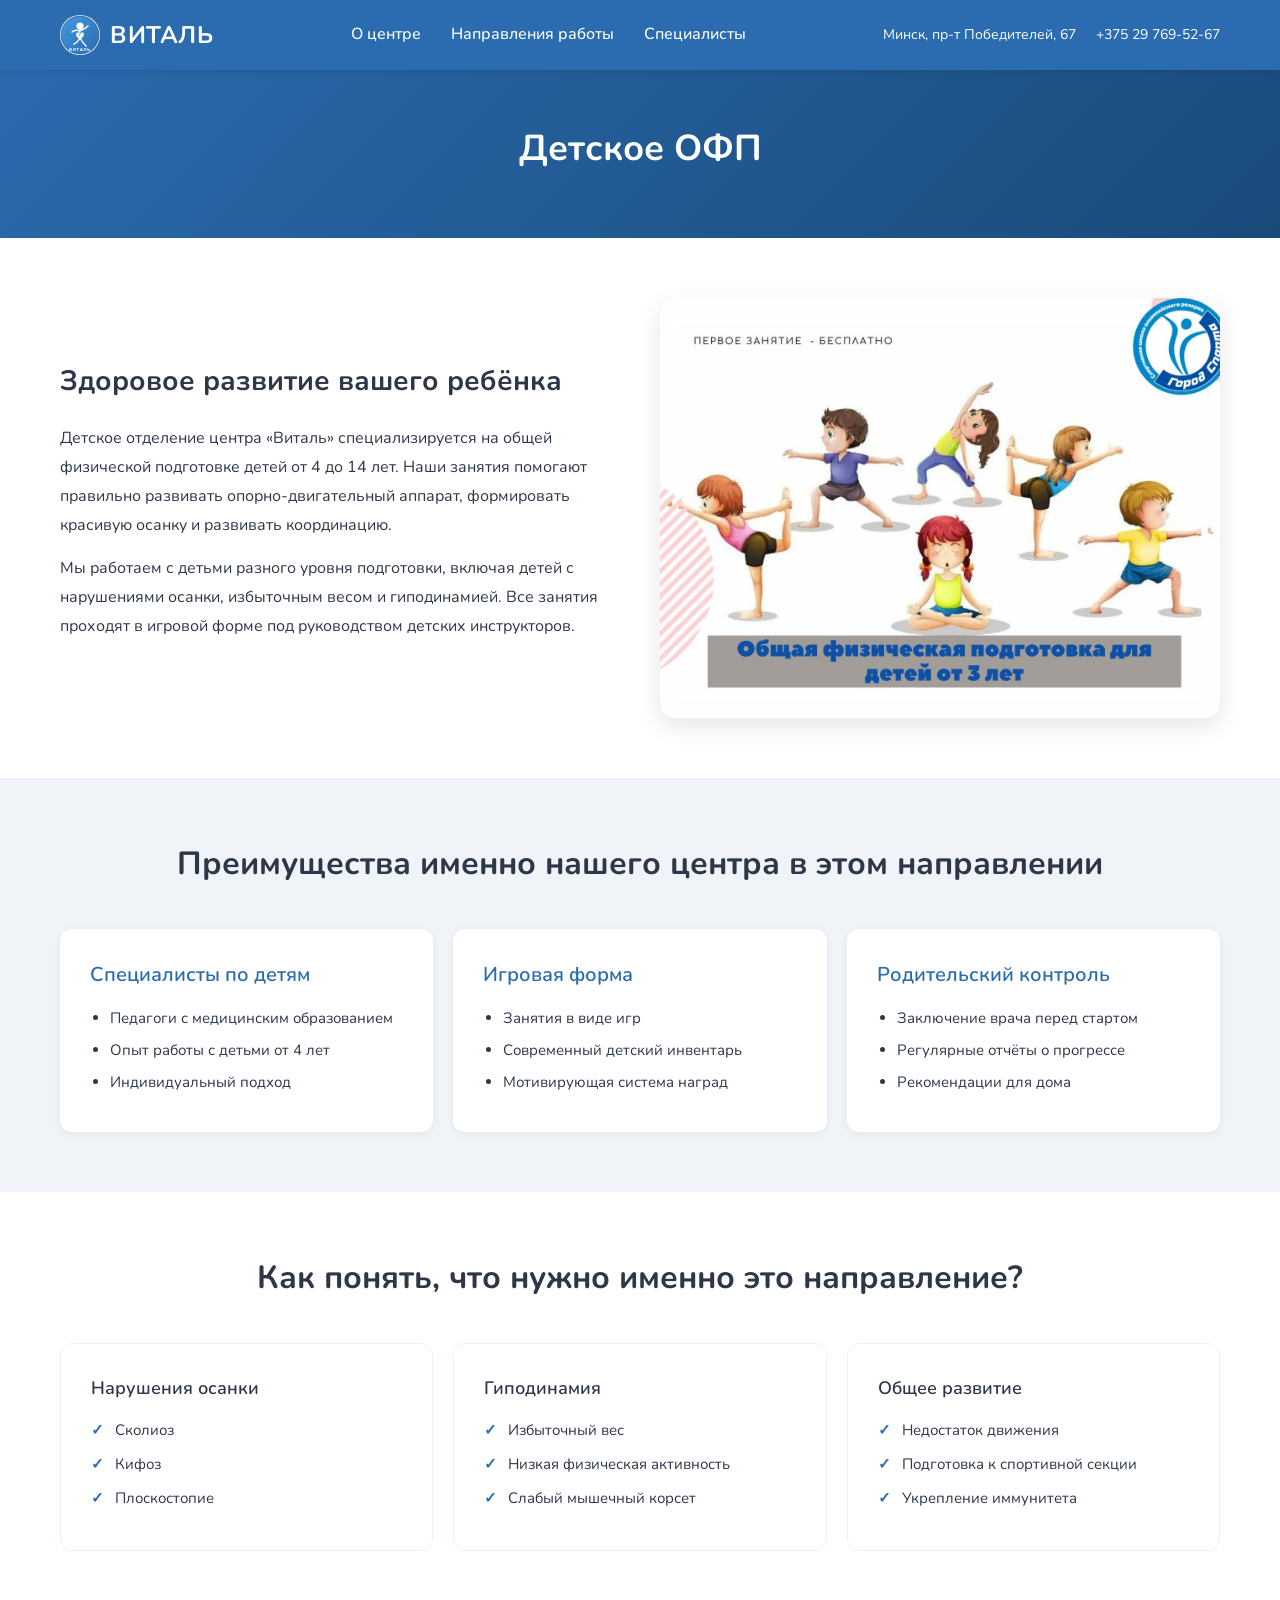
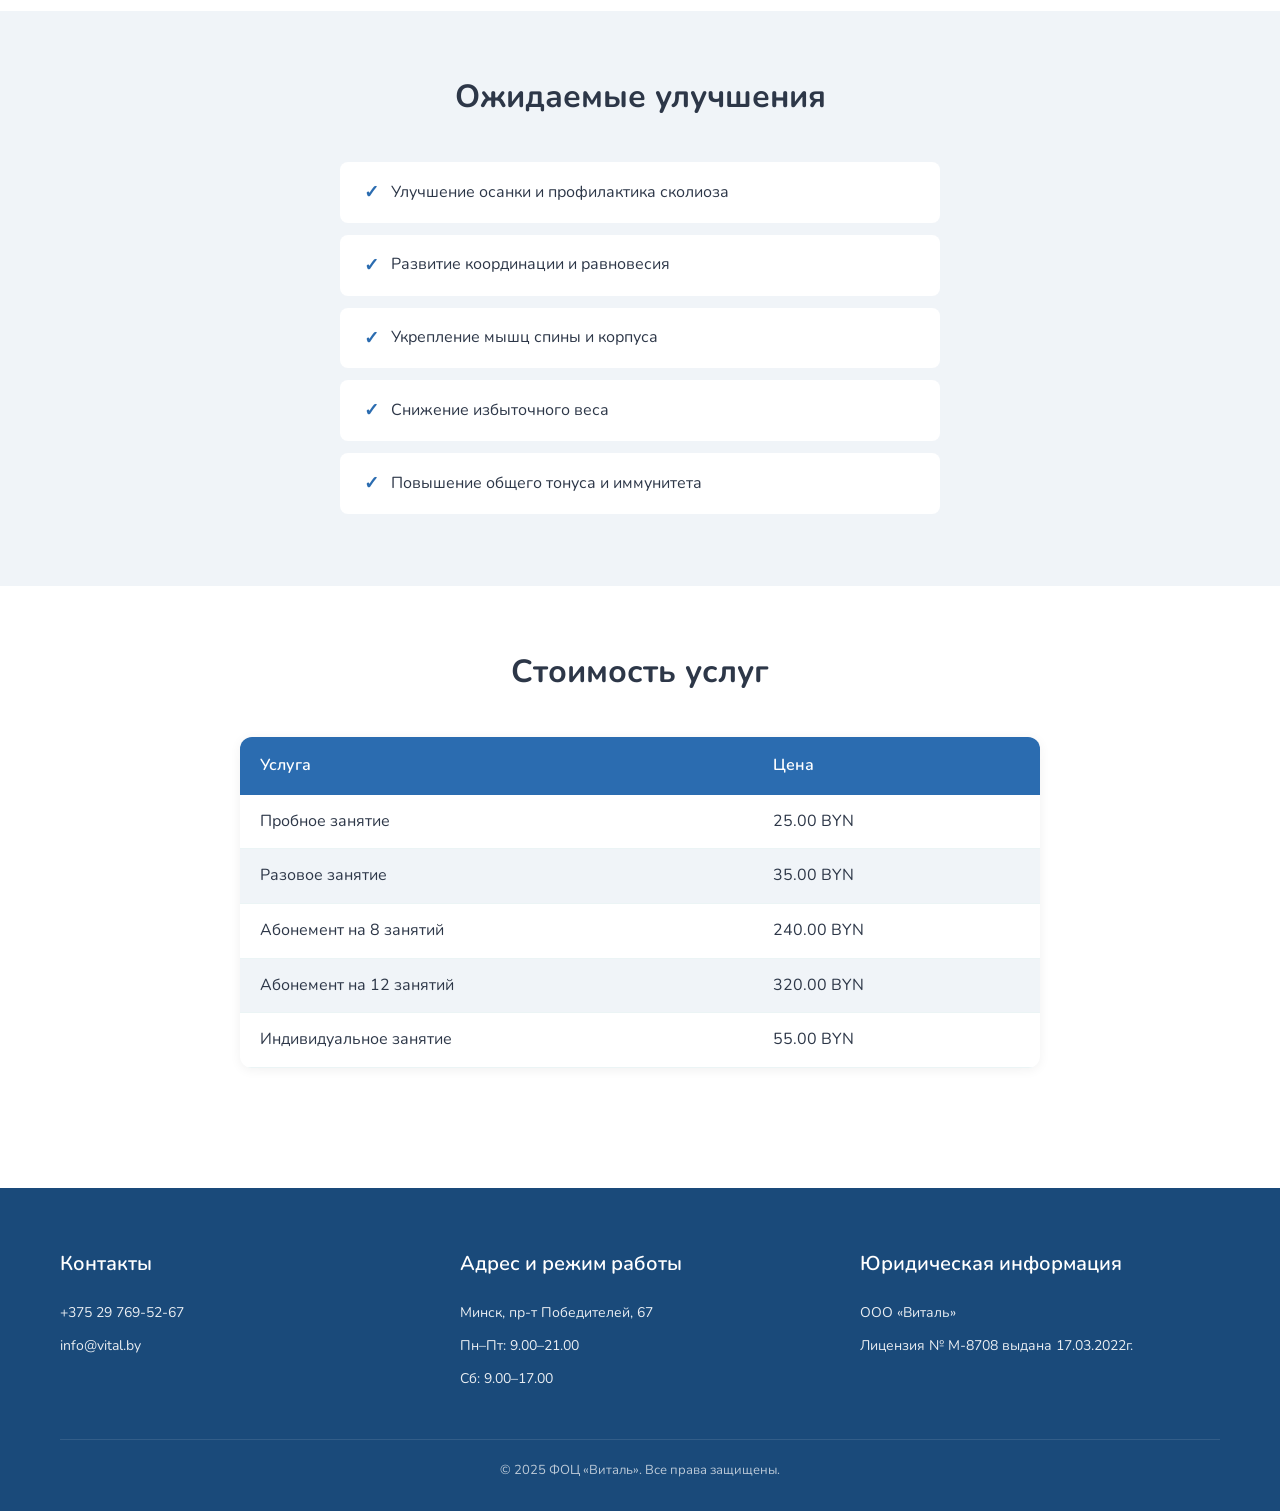
<file: pages/kids.html>
<!DOCTYPE html>
<html lang="ru">
<head>
    <meta charset="UTF-8">
    <meta name="viewport" content="width=device-width, initial-scale=1.0">
    <meta name="description" content="Детское ОФП в ФОЦ Виталь. Общая физическая подготовка для детей.">
    <title>Детское ОФП — ФОЦ «Виталь»</title>
    <link href="https://fonts.googleapis.com/css2?family=Nunito:wght@300;400;600;700;800&display=swap" rel="stylesheet">
    <link rel="stylesheet" href="../css/style.css">
</head>
<body>
    <header class="header">
        <div class="header__inner">
            <a href="../index.html" class="header__logo">
                <img src="../images/logo.svg" alt="Логотип Виталь" class="header__logo-img" width="40" height="40">
                ВИТАЛЬ
            </a>
            <nav class="header__nav" id="mainNav">
                <div class="header__nav-item"><a href="about.html">О центре</a></div>
                <div class="header__nav-item header__nav-item--dropdown">
                    <a href="../index.html#directions">Направления работы</a>
                    <ul class="header__dropdown">
                        <li><a href="sport-medicine.html">Спортивная медицина</a></li>
                        <li><a href="massage.html">Лечебный массаж</a></li>
                        <li><a href="pool.html">Бассейн</a></li>
                        <li><a href="lfk.html">Лечебная физкультура</a></li>
                        <li><a href="physio.html">Физиотерапия</a></li>
                        <li><a href="groups.html">Групповые занятия</a></li>
                        <li><a href="gym.html">Тренажёрный зал</a></li>
                        <li><a href="kids.html">Детское ОФП</a></li>
                    </ul>
                </div>
                <div class="header__nav-item"><a href="specialists.html">Специалисты</a></div>
            </nav>
            <div class="header__contact">
                <span>Минск, пр-т Победителей, 67</span>
                <span>+375 29 769-52-67</span>
            </div>
            <button class="header__burger" id="burgerBtn" aria-label="Открыть меню">
                <span></span><span></span><span></span>
            </button>
        </div>
    </header>

    <main>
        <section class="page-title">
            <div class="container"><h1>Детское ОФП</h1></div>
        </section>
        <section class="direction-detail">
            <div class="container">
                <div class="direction-detail__intro">
                    <div class="direction-detail__text">
                        <h2>Здоровое развитие вашего ребёнка</h2>
                        <p>Детское отделение центра «Виталь» специализируется на общей физической подготовке детей от 4 до 14 лет. Наши занятия помогают правильно развивать опорно-двигательный аппарат, формировать красивую осанку и развивать координацию.</p>
                        <p>Мы работаем с детьми разного уровня подготовки, включая детей с нарушениями осанки, избыточным весом и гиподинамией. Все занятия проходят в игровой форме под руководством детских инструкторов.</p>
                    </div>
                    <div class="direction-detail__image">
                        <img src="../images/офп.jpg" alt="Детское ОФП">
                    </div>
                </div>
            </div>
            <div class="direction-detail__advantages">
                <div class="container">
                    <h2>Преимущества именно нашего центра в этом направлении</h2>
                    <div class="direction-detail__advantages-grid">
                        <div class="direction-detail__advantages-card">
                            <h3>Специалисты по детям</h3>
                            <ul>
                                <li>Педагоги с медицинским образованием</li>
                                <li>Опыт работы с детьми от 4 лет</li>
                                <li>Индивидуальный подход</li>
                            </ul>
                        </div>
                        <div class="direction-detail__advantages-card">
                            <h3>Игровая форма</h3>
                            <ul>
                                <li>Занятия в виде игр</li>
                                <li>Современный детский инвентарь</li>
                                <li>Мотивирующая система наград</li>
                            </ul>
                        </div>
                        <div class="direction-detail__advantages-card">
                            <h3>Родительский контроль</h3>
                            <ul>
                                <li>Заключение врача перед стартом</li>
                                <li>Регулярные отчёты о прогрессе</li>
                                <li>Рекомендации для дома</li>
                            </ul>
                        </div>
                    </div>
                </div>
            </div>
            <div class="container">
                <div class="direction-detail__indicators">
                    <h2>Как понять, что нужно именно это направление?</h2>
                    <div class="direction-detail__indicators-grid">
                        <div class="direction-detail__indicators-card">
                            <h3>Нарушения осанки</h3>
                            <ul>
                                <li>Сколиоз</li>
                                <li>Кифоз</li>
                                <li>Плоскостопие</li>
                            </ul>
                        </div>
                        <div class="direction-detail__indicators-card">
                            <h3>Гиподинамия</h3>
                            <ul>
                                <li>Избыточный вес</li>
                                <li>Низкая физическая активность</li>
                                <li>Слабый мышечный корсет</li>
                            </ul>
                        </div>
                        <div class="direction-detail__indicators-card">
                            <h3>Общее развитие</h3>
                            <ul>
                                <li>Недостаток движения</li>
                                <li>Подготовка к спортивной секции</li>
                                <li>Укрепление иммунитета</li>
                            </ul>
                        </div>
                    </div>
                </div>
            </div>
            <div class="direction-detail__results">
                <div class="container">
                    <h2>Ожидаемые улучшения</h2>
                    <ul>
                        <li>Улучшение осанки и профилактика сколиоза</li>
                        <li>Развитие координации и равновесия</li>
                        <li>Укрепление мышц спины и корпуса</li>
                        <li>Снижение избыточного веса</li>
                        <li>Повышение общего тонуса и иммунитета</li>
                    </ul>
                </div>
            </div>
            <div class="price-section">
                <div class="container">
                    <h2>Стоимость услуг</h2>
                    <table class="price-table">
                        <thead><tr><th>Услуга</th><th>Цена</th></tr></thead>
                        <tbody>
                            <tr><td>Пробное занятие</td><td>25.00 BYN</td></tr>
                            <tr><td>Разовое занятие</td><td>35.00 BYN</td></tr>
                            <tr><td>Абонемент на 8 занятий</td><td>240.00 BYN</td></tr>
                            <tr><td>Абонемент на 12 занятий</td><td>320.00 BYN</td></tr>
                            <tr><td>Индивидуальное занятие</td><td>55.00 BYN</td></tr>
                        </tbody>
                    </table>
                </div>
            </div>
        </section>
    </main>

    <footer class="footer">
        <div class="container">
            <div class="footer__inner">
                <div class="footer__col">
                    <h3>Контакты</h3>
                    <a href="tel:+375297695267">+375 29 769-52-67</a>
                    <a href="mailto:info@vital.by">info@vital.by</a>
                </div>
                <div class="footer__col">
                    <h3>Адрес и режим работы</h3>
                    <p>Минск, пр-т Победителей, 67</p>
                    <p>Пн–Пт: 9.00–21.00</p>
                    <p>Сб: 9.00–17.00</p>
                </div>
                <div class="footer__col">
                    <h3>Юридическая информация</h3>
                    <p>ООО «Виталь»</p>
                    <p>Лицензия № М-8708 выдана 17.03.2022г.</p>
                </div>
            </div>
            <div class="footer__bottom"><p>© 2025 ФОЦ «Виталь». Все права защищены.</p></div>
        </div>
    </footer>
    <script src="../js/main.js" defer></script>
</body>
</html>
</file>
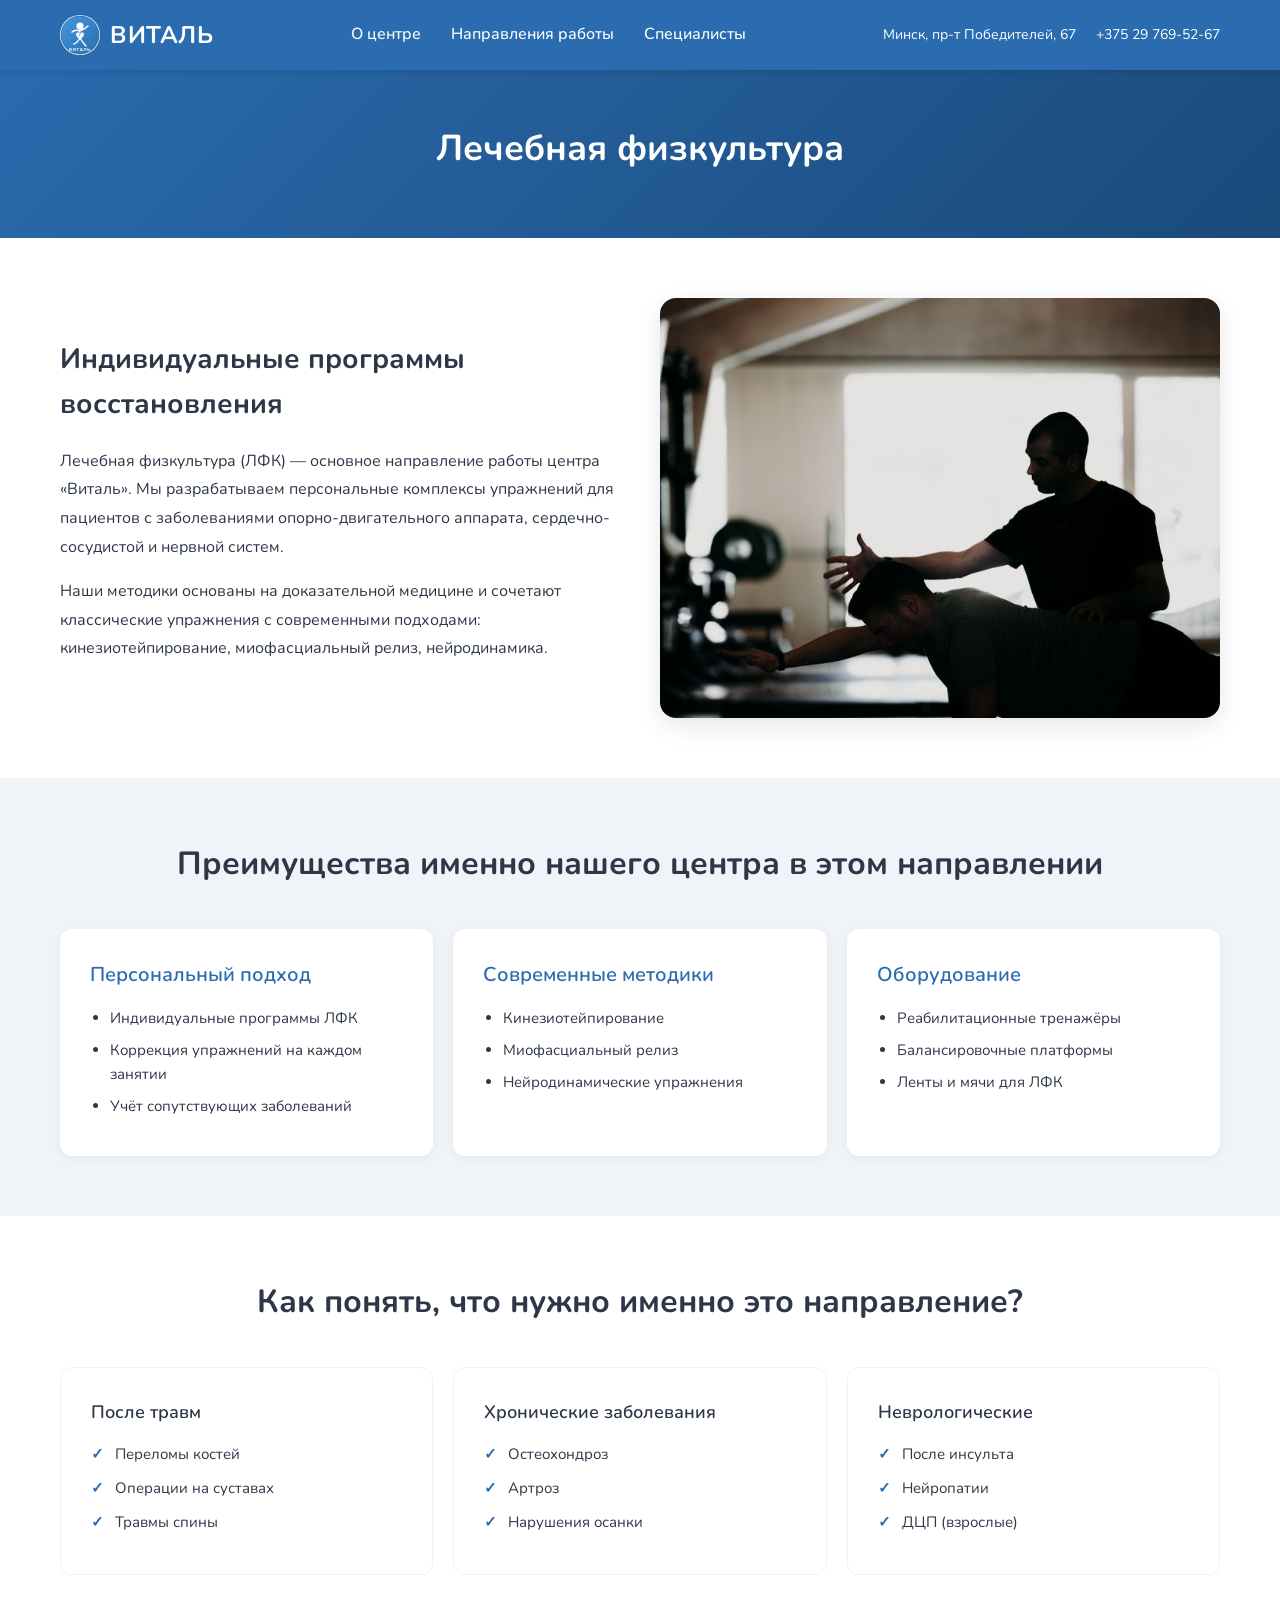
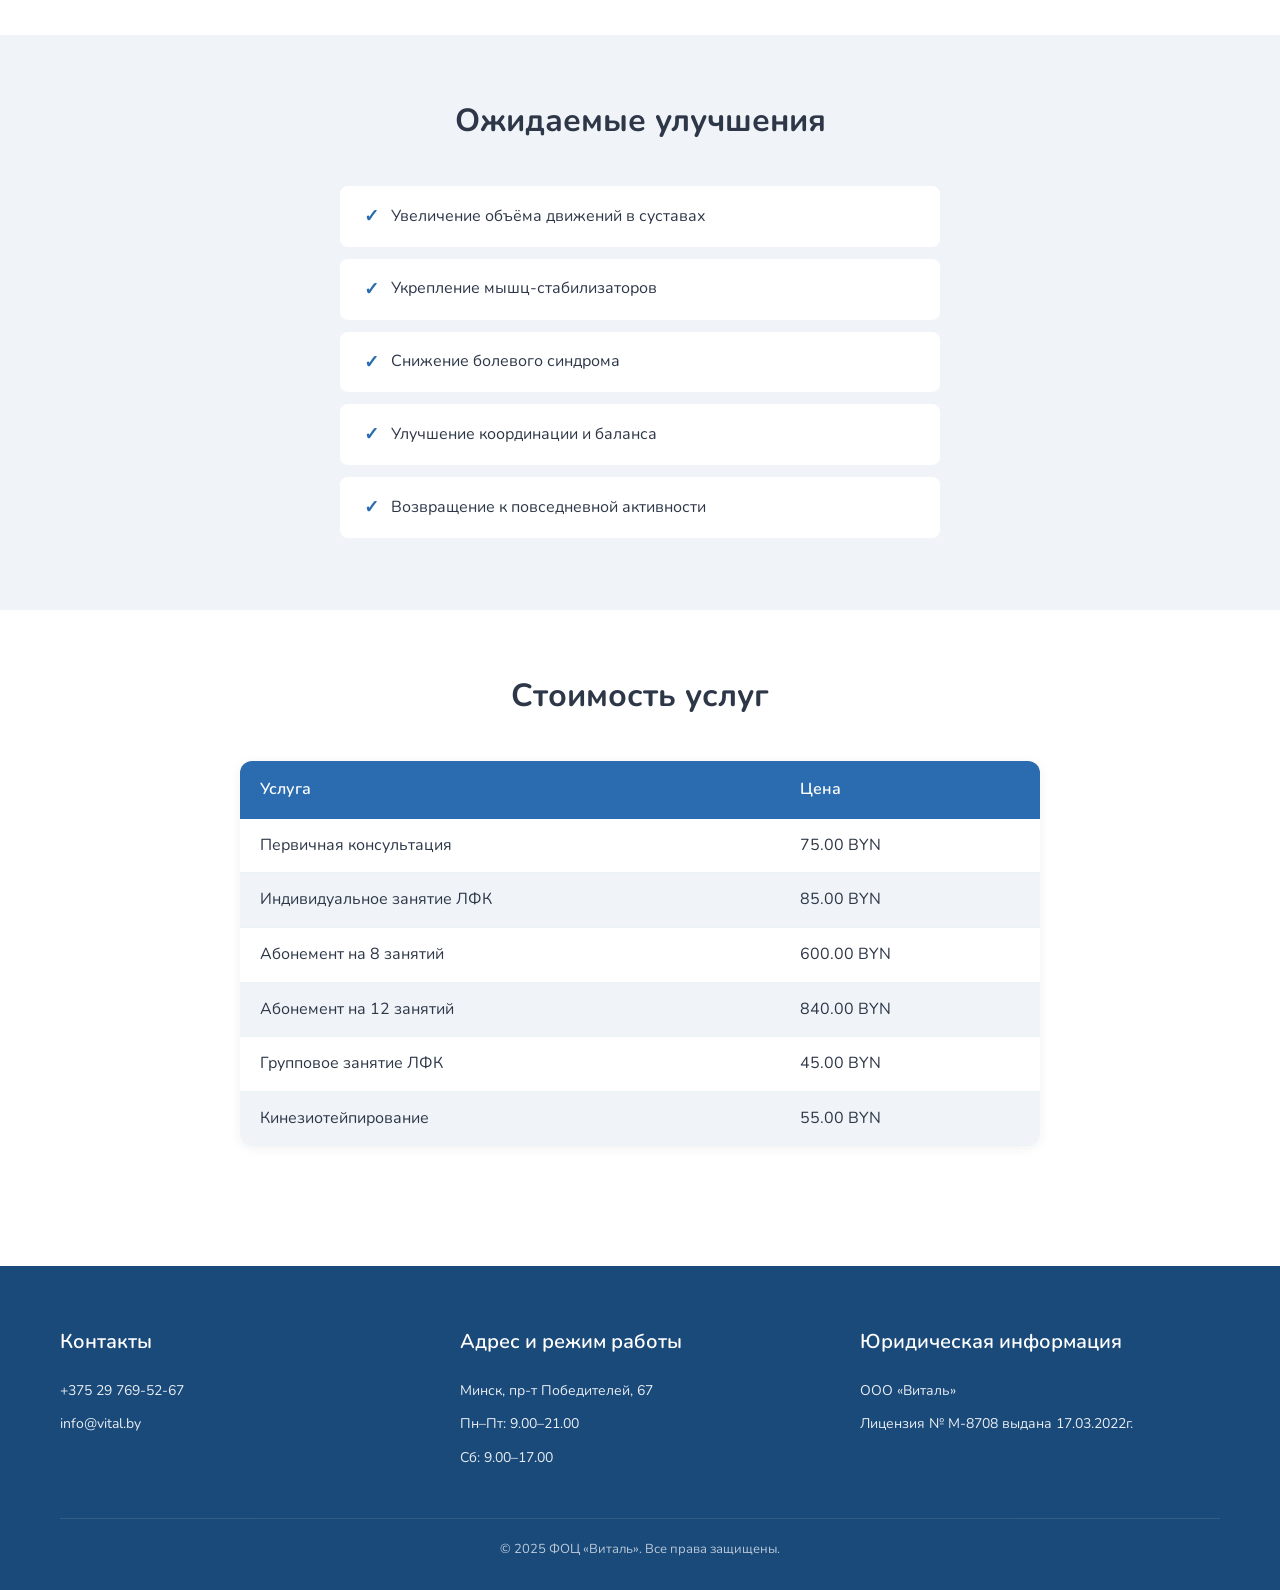
<file: pages/lfk.html>
<!DOCTYPE html>
<html lang="ru">
<head>
    <meta charset="UTF-8">
    <meta name="viewport" content="width=device-width, initial-scale=1.0">
    <meta name="description" content="Лечебная физкультура в ФОЦ Виталь. Индивидуальные программы ЛФК.">
    <title>Лечебная физкультура — ФОЦ «Виталь»</title>
    <link href="https://fonts.googleapis.com/css2?family=Nunito:wght@300;400;600;700;800&display=swap" rel="stylesheet">
    <link rel="stylesheet" href="../css/style.css">
</head>
<body>
    <header class="header">
        <div class="header__inner">
            <a href="../index.html" class="header__logo">
                <img src="../images/logo.svg" alt="Логотип Виталь" class="header__logo-img" width="40" height="40">
                ВИТАЛЬ
            </a>
            <nav class="header__nav" id="mainNav">
                <div class="header__nav-item"><a href="about.html">О центре</a></div>
                <div class="header__nav-item header__nav-item--dropdown">
                    <a href="../index.html#directions">Направления работы</a>
                    <ul class="header__dropdown">
                        <li><a href="sport-medicine.html">Спортивная медицина</a></li>
                        <li><a href="massage.html">Лечебный массаж</a></li>
                        <li><a href="pool.html">Бассейн</a></li>
                        <li><a href="lfk.html">Лечебная физкультура</a></li>
                        <li><a href="physio.html">Физиотерапия</a></li>
                        <li><a href="groups.html">Групповые занятия</a></li>
                        <li><a href="gym.html">Тренажёрный зал</a></li>
                        <li><a href="kids.html">Детское ОФП</a></li>
                    </ul>
                </div>
                <div class="header__nav-item"><a href="specialists.html">Специалисты</a></div>
            </nav>
            <div class="header__contact">
                <span>Минск, пр-т Победителей, 67</span>
                <span>+375 29 769-52-67</span>
            </div>
            <button class="header__burger" id="burgerBtn" aria-label="Открыть меню">
                <span></span><span></span><span></span>
            </button>
        </div>
    </header>

    <main>
        <section class="page-title">
            <div class="container"><h1>Лечебная физкультура</h1></div>
        </section>
        <section class="direction-detail">
            <div class="container">
                <div class="direction-detail__intro">
                    <div class="direction-detail__text">
                        <h2>Индивидуальные программы восстановления</h2>
                        <p>Лечебная физкультура (ЛФК) — основное направление работы центра «Виталь». Мы разрабатываем персональные комплексы упражнений для пациентов с заболеваниями опорно-двигательного аппарата, сердечно-сосудистой и нервной систем.</p>
                        <p>Наши методики основаны на доказательной медицине и сочетают классические упражнения с современными подходами: кинезиотейпирование, миофасциальный релиз, нейродинамика.</p>
                    </div>
                    <div class="direction-detail__image">
                        <img src="../images/training.jpg" alt="Лечебная физкультура">
                    </div>
                </div>
            </div>
            <div class="direction-detail__advantages">
                <div class="container">
                    <h2>Преимущества именно нашего центра в этом направлении</h2>
                    <div class="direction-detail__advantages-grid">
                        <div class="direction-detail__advantages-card">
                            <h3>Персональный подход</h3>
                            <ul>
                                <li>Индивидуальные программы ЛФК</li>
                                <li>Коррекция упражнений на каждом занятии</li>
                                <li>Учёт сопутствующих заболеваний</li>
                            </ul>
                        </div>
                        <div class="direction-detail__advantages-card">
                            <h3>Современные методики</h3>
                            <ul>
                                <li>Кинезиотейпирование</li>
                                <li>Миофасциальный релиз</li>
                                <li>Нейродинамические упражнения</li>
                            </ul>
                        </div>
                        <div class="direction-detail__advantages-card">
                            <h3>Оборудование</h3>
                            <ul>
                                <li>Реабилитационные тренажёры</li>
                                <li>Балансировочные платформы</li>
                                <li>Ленты и мячи для ЛФК</li>
                            </ul>
                        </div>
                    </div>
                </div>
            </div>
            <div class="container">
                <div class="direction-detail__indicators">
                    <h2>Как понять, что нужно именно это направление?</h2>
                    <div class="direction-detail__indicators-grid">
                        <div class="direction-detail__indicators-card">
                            <h3>После травм</h3>
                            <ul>
                                <li>Переломы костей</li>
                                <li>Операции на суставах</li>
                                <li>Травмы спины</li>
                            </ul>
                        </div>
                        <div class="direction-detail__indicators-card">
                            <h3>Хронические заболевания</h3>
                            <ul>
                                <li>Остеохондроз</li>
                                <li>Артроз</li>
                                <li>Нарушения осанки</li>
                            </ul>
                        </div>
                        <div class="direction-detail__indicators-card">
                            <h3>Неврологические</h3>
                            <ul>
                                <li>После инсульта</li>
                                <li>Нейропатии</li>
                                <li>ДЦП (взрослые)</li>
                            </ul>
                        </div>
                    </div>
                </div>
            </div>
            <div class="direction-detail__results">
                <div class="container">
                    <h2>Ожидаемые улучшения</h2>
                    <ul>
                        <li>Увеличение объёма движений в суставах</li>
                        <li>Укрепление мышц-стабилизаторов</li>
                        <li>Снижение болевого синдрома</li>
                        <li>Улучшение координации и баланса</li>
                        <li>Возвращение к повседневной активности</li>
                    </ul>
                </div>
            </div>
            <div class="price-section">
                <div class="container">
                    <h2>Стоимость услуг</h2>
                    <table class="price-table">
                        <thead><tr><th>Услуга</th><th>Цена</th></tr></thead>
                        <tbody>
                            <tr><td>Первичная консультация</td><td>75.00 BYN</td></tr>
                            <tr><td>Индивидуальное занятие ЛФК</td><td>85.00 BYN</td></tr>
                            <tr><td>Абонемент на 8 занятий</td><td>600.00 BYN</td></tr>
                            <tr><td>Абонемент на 12 занятий</td><td>840.00 BYN</td></tr>
                            <tr><td>Групповое занятие ЛФК</td><td>45.00 BYN</td></tr>
                            <tr><td>Кинезиотейпирование</td><td>55.00 BYN</td></tr>
                        </tbody>
                    </table>
                </div>
            </div>
        </section>
    </main>

    <footer class="footer">
        <div class="container">
            <div class="footer__inner">
                <div class="footer__col">
                    <h3>Контакты</h3>
                    <a href="tel:+375297695267">+375 29 769-52-67</a>
                    <a href="mailto:info@vital.by">info@vital.by</a>
                </div>
                <div class="footer__col">
                    <h3>Адрес и режим работы</h3>
                    <p>Минск, пр-т Победителей, 67</p>
                    <p>Пн–Пт: 9.00–21.00</p>
                    <p>Сб: 9.00–17.00</p>
                </div>
                <div class="footer__col">
                    <h3>Юридическая информация</h3>
                    <p>ООО «Виталь»</p>
                    <p>Лицензия № М-8708 выдана 17.03.2022г.</p>
                </div>
            </div>
            <div class="footer__bottom"><p>© 2025 ФОЦ «Виталь». Все права защищены.</p></div>
        </div>
    </footer>
    <script src="../js/main.js" defer></script>
</body>
</html>
</file>
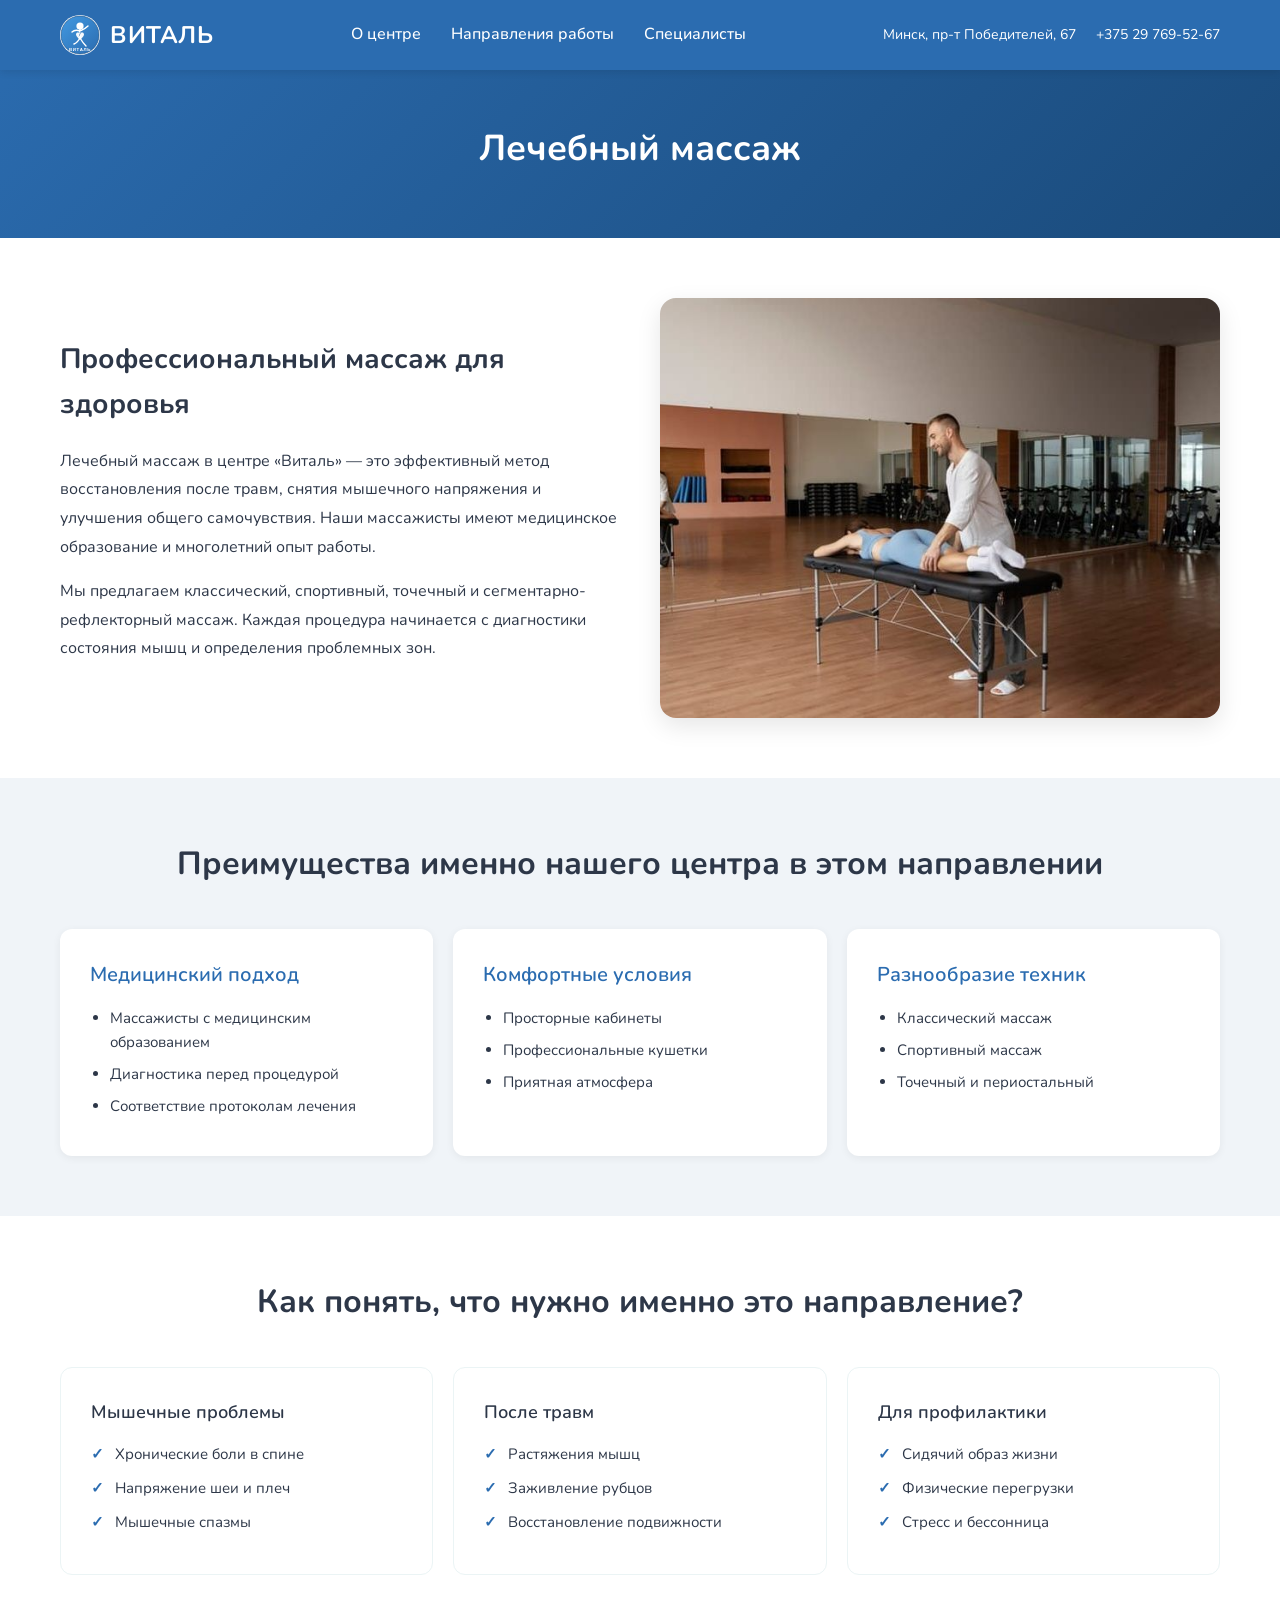
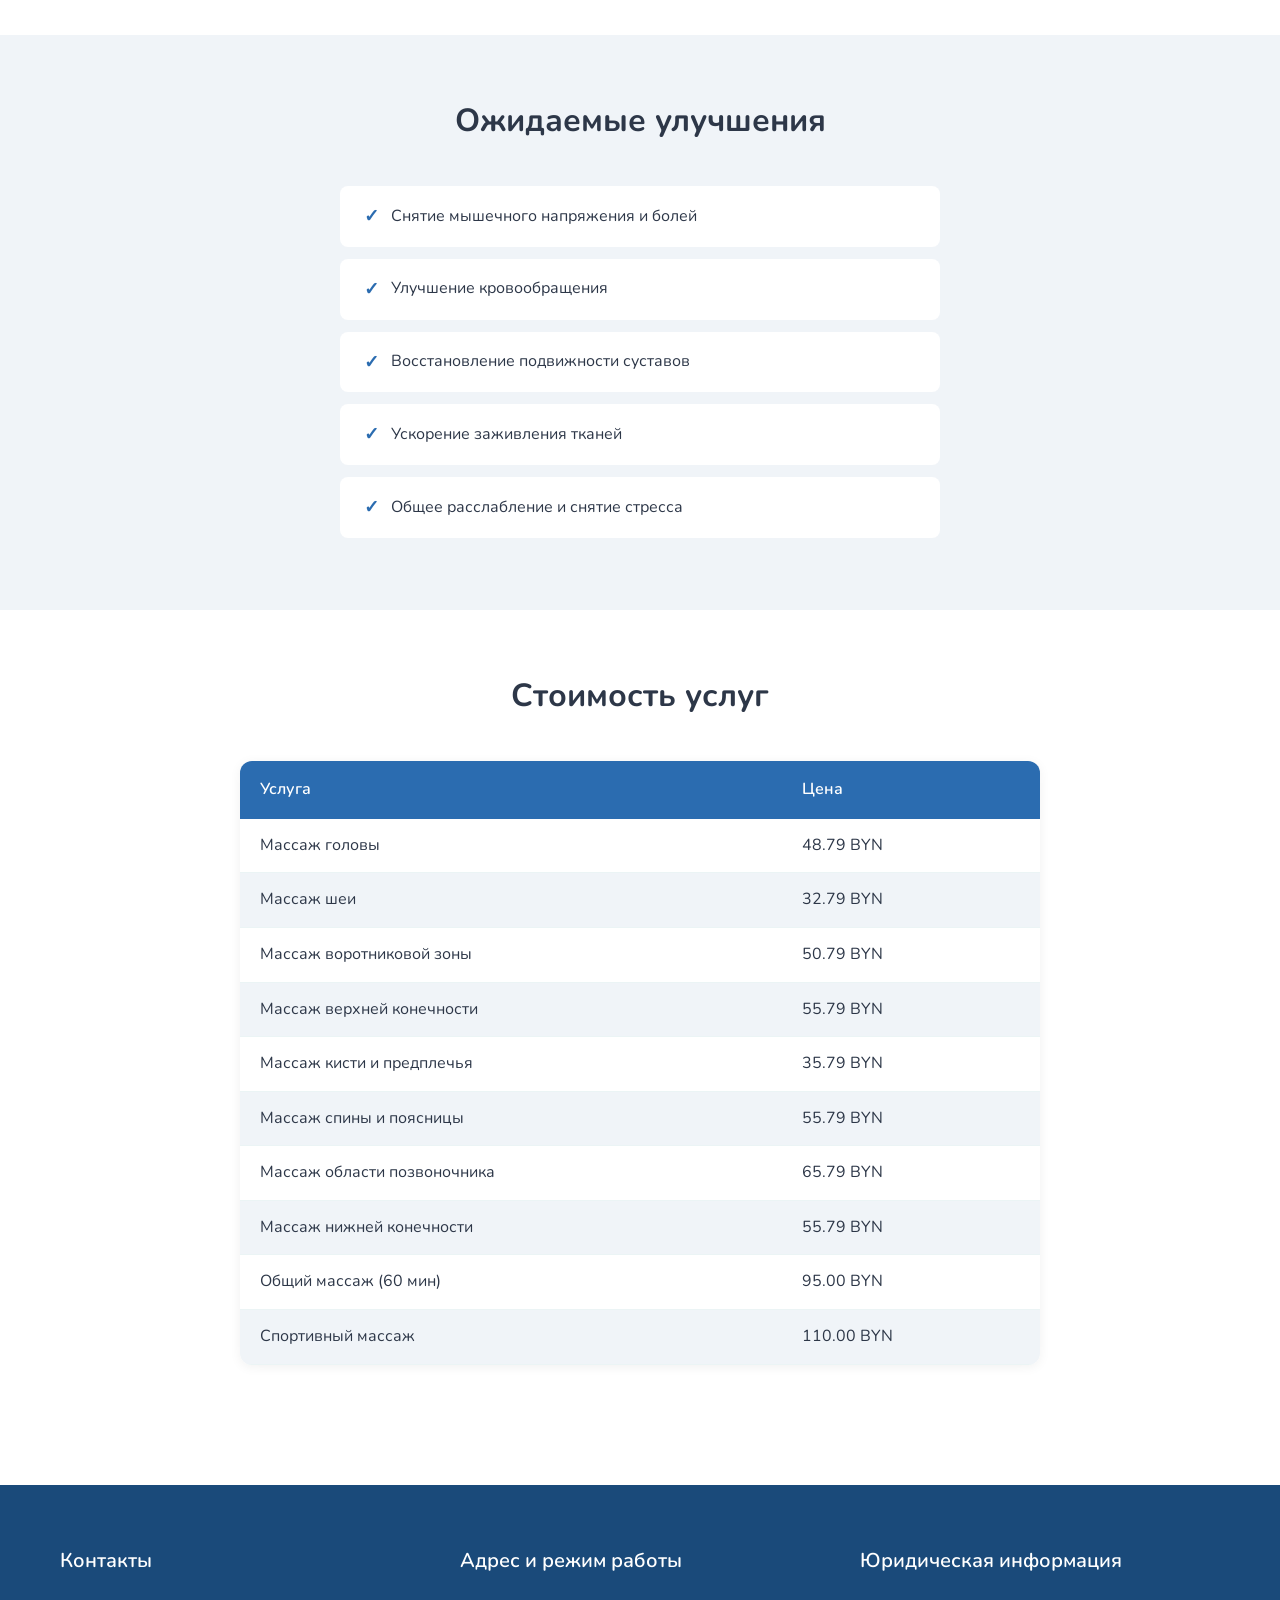
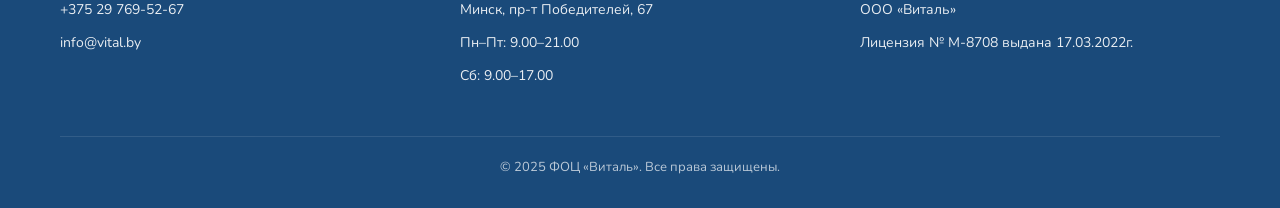
<file: pages/massage.html>
<!DOCTYPE html>
<html lang="ru">
<head>
    <meta charset="UTF-8">
    <meta name="viewport" content="width=device-width, initial-scale=1.0">
    <meta name="description" content="Лечебный массаж в ФОЦ Виталь. Классический, спортивный, точечный массаж.">
    <title>Лечебный массаж — ФОЦ «Виталь»</title>
    <link href="https://fonts.googleapis.com/css2?family=Nunito:wght@300;400;600;700;800&display=swap" rel="stylesheet">
    <link rel="stylesheet" href="../css/style.css">
</head>
<body>
    <header class="header">
        <div class="header__inner">
            <a href="../index.html" class="header__logo">
                <img src="../images/logo.svg" alt="Логотип Виталь" class="header__logo-img" width="40" height="40">
                ВИТАЛЬ
            </a>
            <nav class="header__nav" id="mainNav">
                <div class="header__nav-item"><a href="about.html">О центре</a></div>
                <div class="header__nav-item header__nav-item--dropdown">
                    <a href="../index.html#directions">Направления работы</a>
                    <ul class="header__dropdown">
                        <li><a href="sport-medicine.html">Спортивная медицина</a></li>
                        <li><a href="massage.html">Лечебный массаж</a></li>
                        <li><a href="pool.html">Бассейн</a></li>
                        <li><a href="lfk.html">Лечебная физкультура</a></li>
                        <li><a href="physio.html">Физиотерапия</a></li>
                        <li><a href="groups.html">Групповые занятия</a></li>
                        <li><a href="gym.html">Тренажёрный зал</a></li>
                        <li><a href="kids.html">Детское ОФП</a></li>
                    </ul>
                </div>
                <div class="header__nav-item"><a href="specialists.html">Специалисты</a></div>
            </nav>
            <div class="header__contact">
                <span>Минск, пр-т Победителей, 67</span>
                <span>+375 29 769-52-67</span>
            </div>
            <button class="header__burger" id="burgerBtn" aria-label="Открыть меню">
                <span></span><span></span><span></span>
            </button>
        </div>
    </header>

    <main>
        <section class="page-title">
            <div class="container"><h1>Лечебный массаж</h1></div>
        </section>
        <section class="direction-detail">
            <div class="container">
                <div class="direction-detail__intro">
                    <div class="direction-detail__text">
                        <h2>Профессиональный массаж для здоровья</h2>
                        <p>Лечебный массаж в центре «Виталь» — это эффективный метод восстановления после травм, снятия мышечного напряжения и улучшения общего самочувствия. Наши массажисты имеют медицинское образование и многолетний опыт работы.</p>
                        <p>Мы предлагаем классический, спортивный, точечный и сегментарно-рефлекторный массаж. Каждая процедура начинается с диагностики состояния мышц и определения проблемных зон.</p>
                    </div>
                    <div class="direction-detail__image">
                        <img src="../images/massage2.jpg" alt="Лечебный массаж">
                    </div>
                </div>
            </div>
            <div class="direction-detail__advantages">
                <div class="container">
                    <h2>Преимущества именно нашего центра в этом направлении</h2>
                    <div class="direction-detail__advantages-grid">
                        <div class="direction-detail__advantages-card">
                            <h3>Медицинский подход</h3>
                            <ul>
                                <li>Массажисты с медицинским образованием</li>
                                <li>Диагностика перед процедурой</li>
                                <li>Соответствие протоколам лечения</li>
                            </ul>
                        </div>
                        <div class="direction-detail__advantages-card">
                            <h3>Комфортные условия</h3>
                            <ul>
                                <li>Просторные кабинеты</li>
                                <li>Профессиональные кушетки</li>
                                <li>Приятная атмосфера</li>
                            </ul>
                        </div>
                        <div class="direction-detail__advantages-card">
                            <h3>Разнообразие техник</h3>
                            <ul>
                                <li>Классический массаж</li>
                                <li>Спортивный массаж</li>
                                <li>Точечный и периостальный</li>
                            </ul>
                        </div>
                    </div>
                </div>
            </div>
            <div class="container">
                <div class="direction-detail__indicators">
                    <h2>Как понять, что нужно именно это направление?</h2>
                    <div class="direction-detail__indicators-grid">
                        <div class="direction-detail__indicators-card">
                            <h3>Мышечные проблемы</h3>
                            <ul>
                                <li>Хронические боли в спине</li>
                                <li>Напряжение шеи и плеч</li>
                                <li>Мышечные спазмы</li>
                            </ul>
                        </div>
                        <div class="direction-detail__indicators-card">
                            <h3>После травм</h3>
                            <ul>
                                <li>Растяжения мышц</li>
                                <li>Заживление рубцов</li>
                                <li>Восстановление подвижности</li>
                            </ul>
                        </div>
                        <div class="direction-detail__indicators-card">
                            <h3>Для профилактики</h3>
                            <ul>
                                <li>Сидячий образ жизни</li>
                                <li>Физические перегрузки</li>
                                <li>Стресс и бессонница</li>
                            </ul>
                        </div>
                    </div>
                </div>
            </div>
            <div class="direction-detail__results">
                <div class="container">
                    <h2>Ожидаемые улучшения</h2>
                    <ul>
                        <li>Снятие мышечного напряжения и болей</li>
                        <li>Улучшение кровообращения</li>
                        <li>Восстановление подвижности суставов</li>
                        <li>Ускорение заживления тканей</li>
                        <li>Общее расслабление и снятие стресса</li>
                    </ul>
                </div>
            </div>
            <div class="price-section">
                <div class="container">
                    <h2>Стоимость услуг</h2>
                    <table class="price-table">
                        <thead><tr><th>Услуга</th><th>Цена</th></tr></thead>
                        <tbody>
                            <tr><td>Массаж головы</td><td>48.79 BYN</td></tr>
                            <tr><td>Массаж шеи</td><td>32.79 BYN</td></tr>
                            <tr><td>Массаж воротниковой зоны</td><td>50.79 BYN</td></tr>
                            <tr><td>Массаж верхней конечности</td><td>55.79 BYN</td></tr>
                            <tr><td>Массаж кисти и предплечья</td><td>35.79 BYN</td></tr>
                            <tr><td>Массаж спины и поясницы</td><td>55.79 BYN</td></tr>
                            <tr><td>Массаж области позвоночника</td><td>65.79 BYN</td></tr>
                            <tr><td>Массаж нижней конечности</td><td>55.79 BYN</td></tr>
                            <tr><td>Общий массаж (60 мин)</td><td>95.00 BYN</td></tr>
                            <tr><td>Спортивный массаж</td><td>110.00 BYN</td></tr>
                        </tbody>
                    </table>
                </div>
            </div>
        </section>
    </main>

    <footer class="footer">
        <div class="container">
            <div class="footer__inner">
                <div class="footer__col">
                    <h3>Контакты</h3>
                    <a href="tel:+375297695267">+375 29 769-52-67</a>
                    <a href="mailto:info@vital.by">info@vital.by</a>
                </div>
                <div class="footer__col">
                    <h3>Адрес и режим работы</h3>
                    <p>Минск, пр-т Победителей, 67</p>
                    <p>Пн–Пт: 9.00–21.00</p>
                    <p>Сб: 9.00–17.00</p>
                </div>
                <div class="footer__col">
                    <h3>Юридическая информация</h3>
                    <p>ООО «Виталь»</p>
                    <p>Лицензия № М-8708 выдана 17.03.2022г.</p>
                </div>
            </div>
            <div class="footer__bottom"><p>© 2025 ФОЦ «Виталь». Все права защищены.</p></div>
        </div>
    </footer>
    <script src="../js/main.js" defer></script>
</body>
</html>
</file>
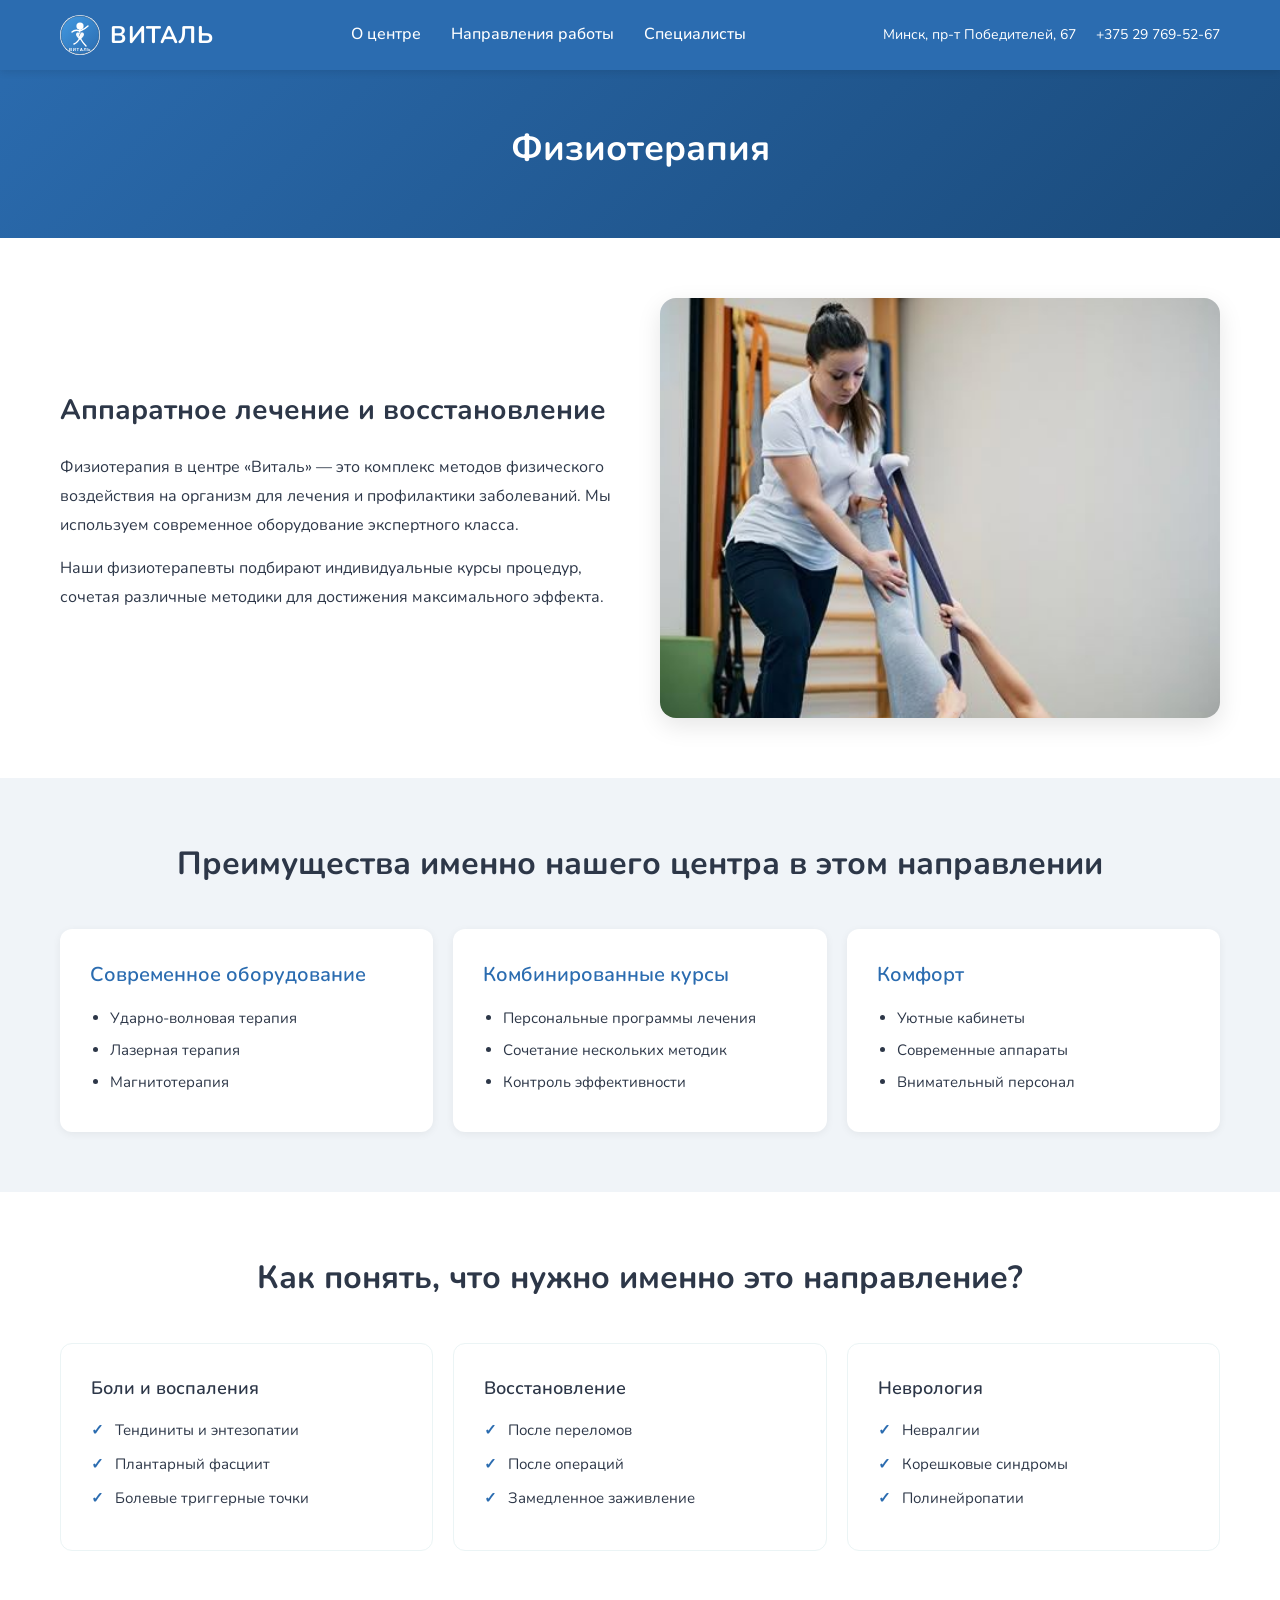
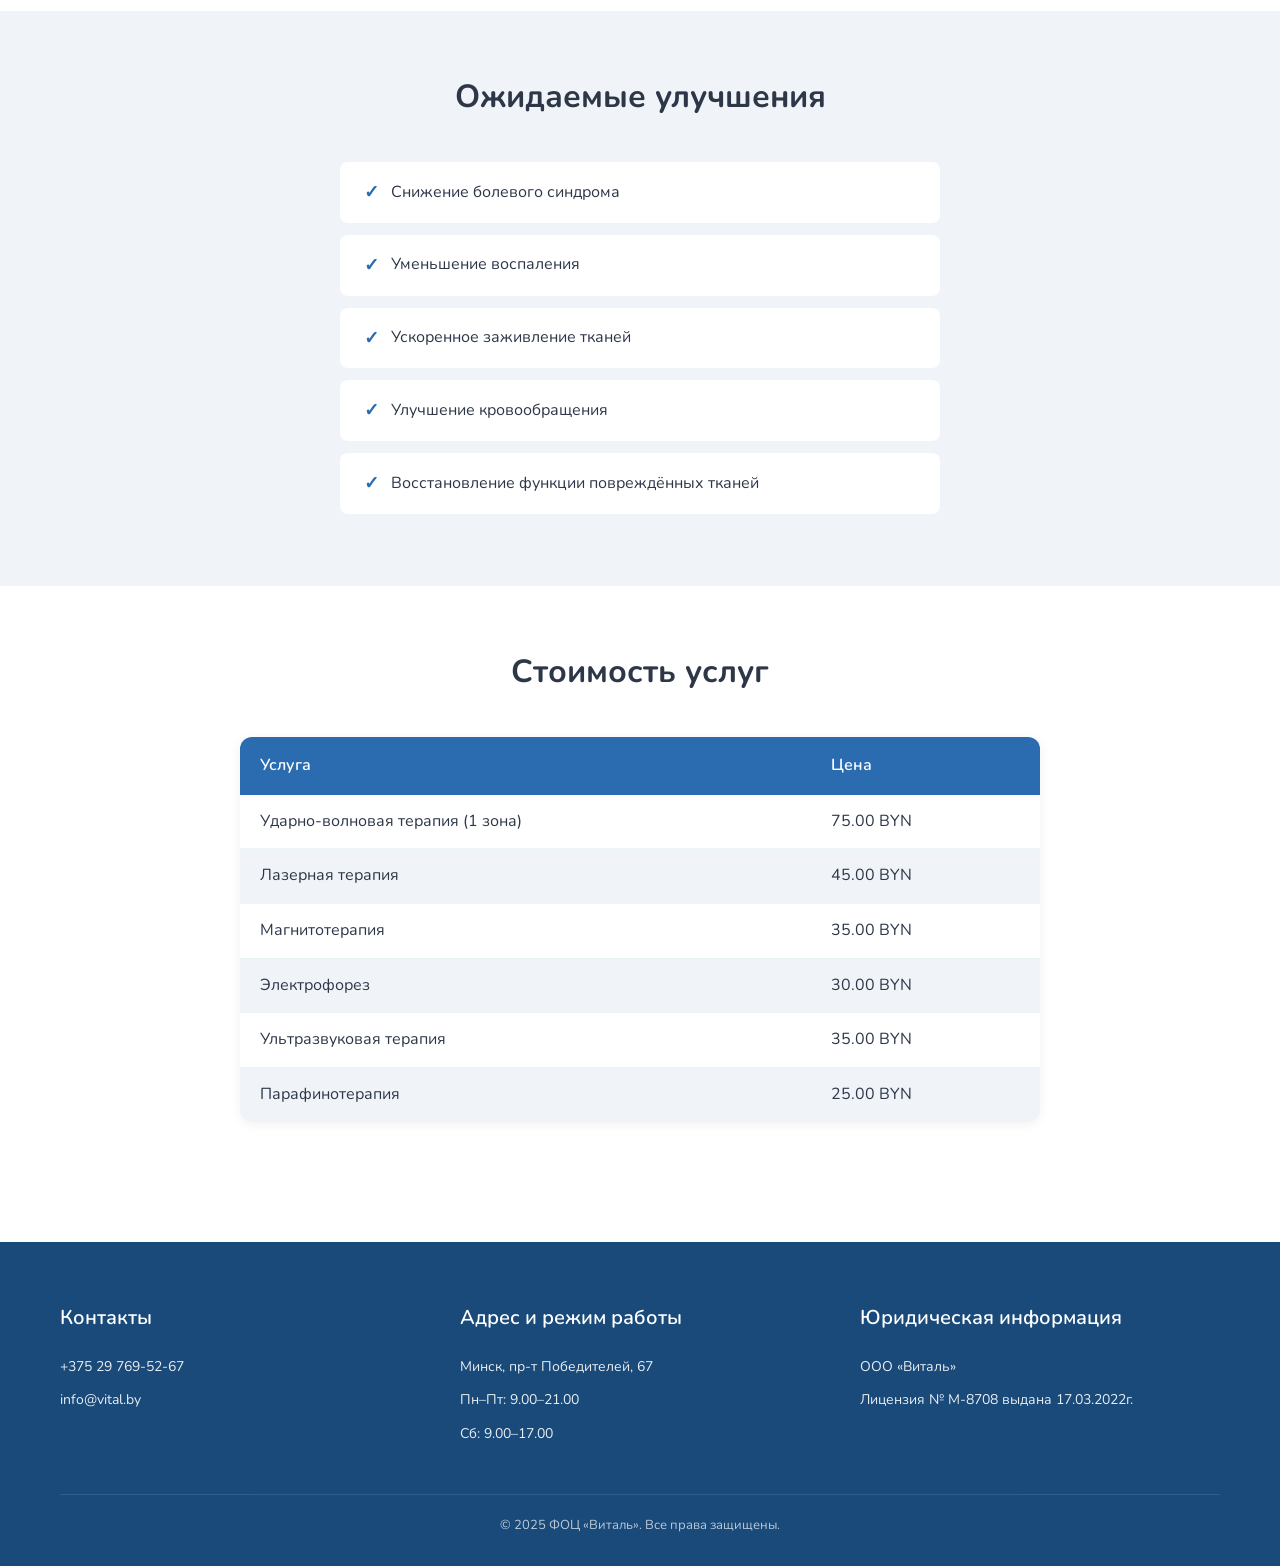
<file: pages/physio.html>
<!DOCTYPE html>
<html lang="ru">
<head>
    <meta charset="UTF-8">
    <meta name="viewport" content="width=device-width, initial-scale=1.0">
    <meta name="description" content="Физиотерапия в ФОЦ Виталь. Аппаратное лечение и восстановление.">
    <title>Физиотерапия — ФОЦ «Виталь»</title>
    <link href="https://fonts.googleapis.com/css2?family=Nunito:wght@300;400;600;700;800&display=swap" rel="stylesheet">
    <link rel="stylesheet" href="../css/style.css">
</head>
<body>
    <header class="header">
        <div class="header__inner">
            <a href="../index.html" class="header__logo">
                <img src="../images/logo.svg" alt="Логотип Виталь" class="header__logo-img" width="40" height="40">
                ВИТАЛЬ
            </a>
            <nav class="header__nav" id="mainNav">
                <div class="header__nav-item"><a href="about.html">О центре</a></div>
                <div class="header__nav-item header__nav-item--dropdown">
                    <a href="../index.html#directions">Направления работы</a>
                    <ul class="header__dropdown">
                        <li><a href="sport-medicine.html">Спортивная медицина</a></li>
                        <li><a href="massage.html">Лечебный массаж</a></li>
                        <li><a href="pool.html">Бассейн</a></li>
                        <li><a href="lfk.html">Лечебная физкультура</a></li>
                        <li><a href="physio.html">Физиотерапия</a></li>
                        <li><a href="groups.html">Групповые занятия</a></li>
                        <li><a href="gym.html">Тренажёрный зал</a></li>
                        <li><a href="kids.html">Детское ОФП</a></li>
                    </ul>
                </div>
                <div class="header__nav-item"><a href="specialists.html">Специалисты</a></div>
            </nav>
            <div class="header__contact">
                <span>Минск, пр-т Победителей, 67</span>
                <span>+375 29 769-52-67</span>
            </div>
            <button class="header__burger" id="burgerBtn" aria-label="Открыть меню">
                <span></span><span></span><span></span>
            </button>
        </div>
    </header>

    <main>
        <section class="page-title">
            <div class="container"><h1>Физиотерапия</h1></div>
        </section>
        <section class="direction-detail">
            <div class="container">
                <div class="direction-detail__intro">
                    <div class="direction-detail__text">
                        <h2>Аппаратное лечение и восстановление</h2>
                        <p>Физиотерапия в центре «Виталь» — это комплекс методов физического воздействия на организм для лечения и профилактики заболеваний. Мы используем современное оборудование экспертного класса.</p>
                        <p>Наши физиотерапевты подбирают индивидуальные курсы процедур, сочетая различные методики для достижения максимального эффекта.</p>
                    </div>
                    <div class="direction-detail__image">
                        <img src="../images/therapy.jpg" alt="Физиотерапия">
                    </div>
                </div>
            </div>
            <div class="direction-detail__advantages">
                <div class="container">
                    <h2>Преимущества именно нашего центра в этом направлении</h2>
                    <div class="direction-detail__advantages-grid">
                        <div class="direction-detail__advantages-card">
                            <h3>Современное оборудование</h3>
                            <ul>
                                <li>Ударно-волновая терапия</li>
                                <li>Лазерная терапия</li>
                                <li>Магнитотерапия</li>
                            </ul>
                        </div>
                        <div class="direction-detail__advantages-card">
                            <h3>Комбинированные курсы</h3>
                            <ul>
                                <li>Персональные программы лечения</li>
                                <li>Сочетание нескольких методик</li>
                                <li>Контроль эффективности</li>
                            </ul>
                        </div>
                        <div class="direction-detail__advantages-card">
                            <h3>Комфорт</h3>
                            <ul>
                                <li>Уютные кабинеты</li>
                                <li>Современные аппараты</li>
                                <li>Внимательный персонал</li>
                            </ul>
                        </div>
                    </div>
                </div>
            </div>
            <div class="container">
                <div class="direction-detail__indicators">
                    <h2>Как понять, что нужно именно это направление?</h2>
                    <div class="direction-detail__indicators-grid">
                        <div class="direction-detail__indicators-card">
                            <h3>Боли и воспаления</h3>
                            <ul>
                                <li>Тендиниты и энтезопатии</li>
                                <li>Плантарный фасциит</li>
                                <li>Болевые триггерные точки</li>
                            </ul>
                        </div>
                        <div class="direction-detail__indicators-card">
                            <h3>Восстановление</h3>
                            <ul>
                                <li>После переломов</li>
                                <li>После операций</li>
                                <li>Замедленное заживление</li>
                            </ul>
                        </div>
                        <div class="direction-detail__indicators-card">
                            <h3>Неврология</h3>
                            <ul>
                                <li>Невралгии</li>
                                <li>Корешковые синдромы</li>
                                <li>Полинейропатии</li>
                            </ul>
                        </div>
                    </div>
                </div>
            </div>
            <div class="direction-detail__results">
                <div class="container">
                    <h2>Ожидаемые улучшения</h2>
                    <ul>
                        <li>Снижение болевого синдрома</li>
                        <li>Уменьшение воспаления</li>
                        <li>Ускоренное заживление тканей</li>
                        <li>Улучшение кровообращения</li>
                        <li>Восстановление функции повреждённых тканей</li>
                    </ul>
                </div>
            </div>
            <div class="price-section">
                <div class="container">
                    <h2>Стоимость услуг</h2>
                    <table class="price-table">
                        <thead><tr><th>Услуга</th><th>Цена</th></tr></thead>
                        <tbody>
                            <tr><td>Ударно-волновая терапия (1 зона)</td><td>75.00 BYN</td></tr>
                            <tr><td>Лазерная терапия</td><td>45.00 BYN</td></tr>
                            <tr><td>Магнитотерапия</td><td>35.00 BYN</td></tr>
                            <tr><td>Электрофорез</td><td>30.00 BYN</td></tr>
                            <tr><td>Ультразвуковая терапия</td><td>35.00 BYN</td></tr>
                            <tr><td>Парафинотерапия</td><td>25.00 BYN</td></tr>
                        </tbody>
                    </table>
                </div>
            </div>
        </section>
    </main>

    <footer class="footer">
        <div class="container">
            <div class="footer__inner">
                <div class="footer__col">
                    <h3>Контакты</h3>
                    <a href="tel:+375297695267">+375 29 769-52-67</a>
                    <a href="mailto:info@vital.by">info@vital.by</a>
                </div>
                <div class="footer__col">
                    <h3>Адрес и режим работы</h3>
                    <p>Минск, пр-т Победителей, 67</p>
                    <p>Пн–Пт: 9.00–21.00</p>
                    <p>Сб: 9.00–17.00</p>
                </div>
                <div class="footer__col">
                    <h3>Юридическая информация</h3>
                    <p>ООО «Виталь»</p>
                    <p>Лицензия № М-8708 выдана 17.03.2022г.</p>
                </div>
            </div>
            <div class="footer__bottom"><p>© 2025 ФОЦ «Виталь». Все права защищены.</p></div>
        </div>
    </footer>
    <script src="../js/main.js" defer></script>
</body>
</html>
</file>
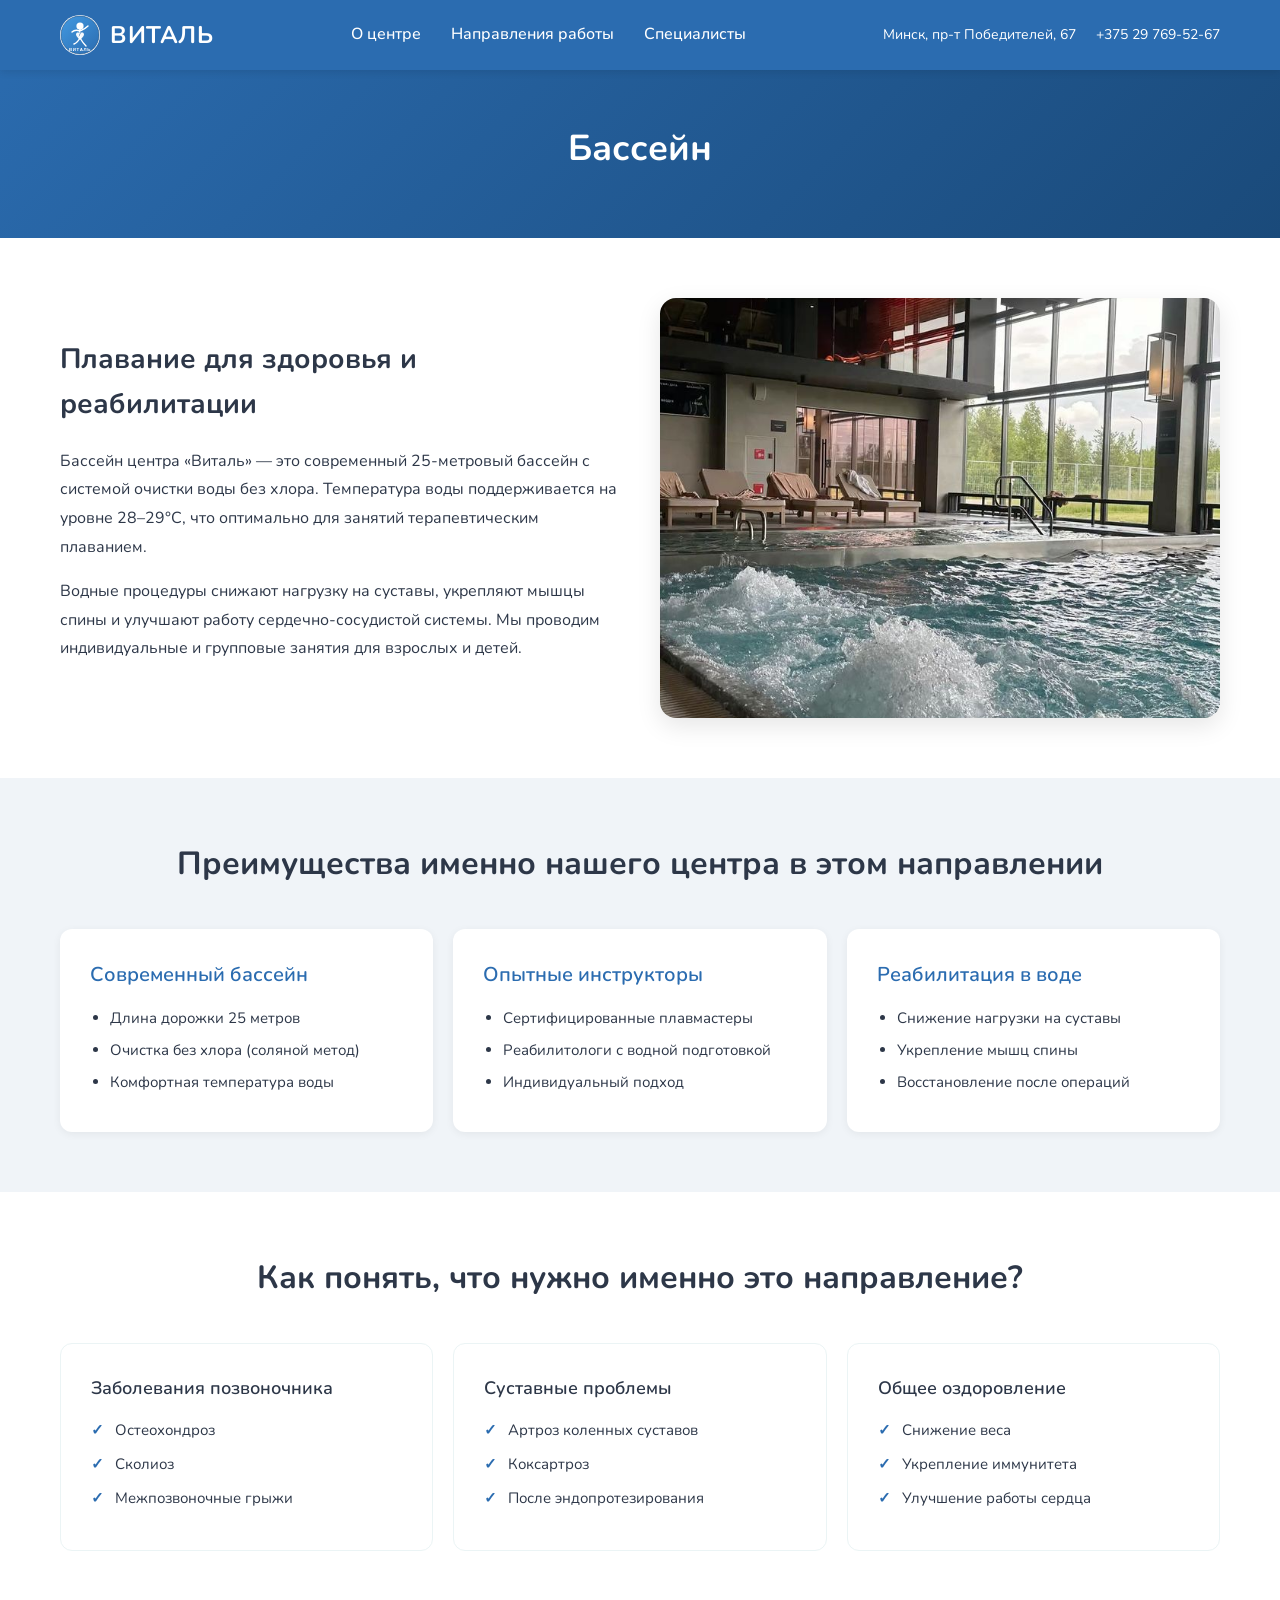
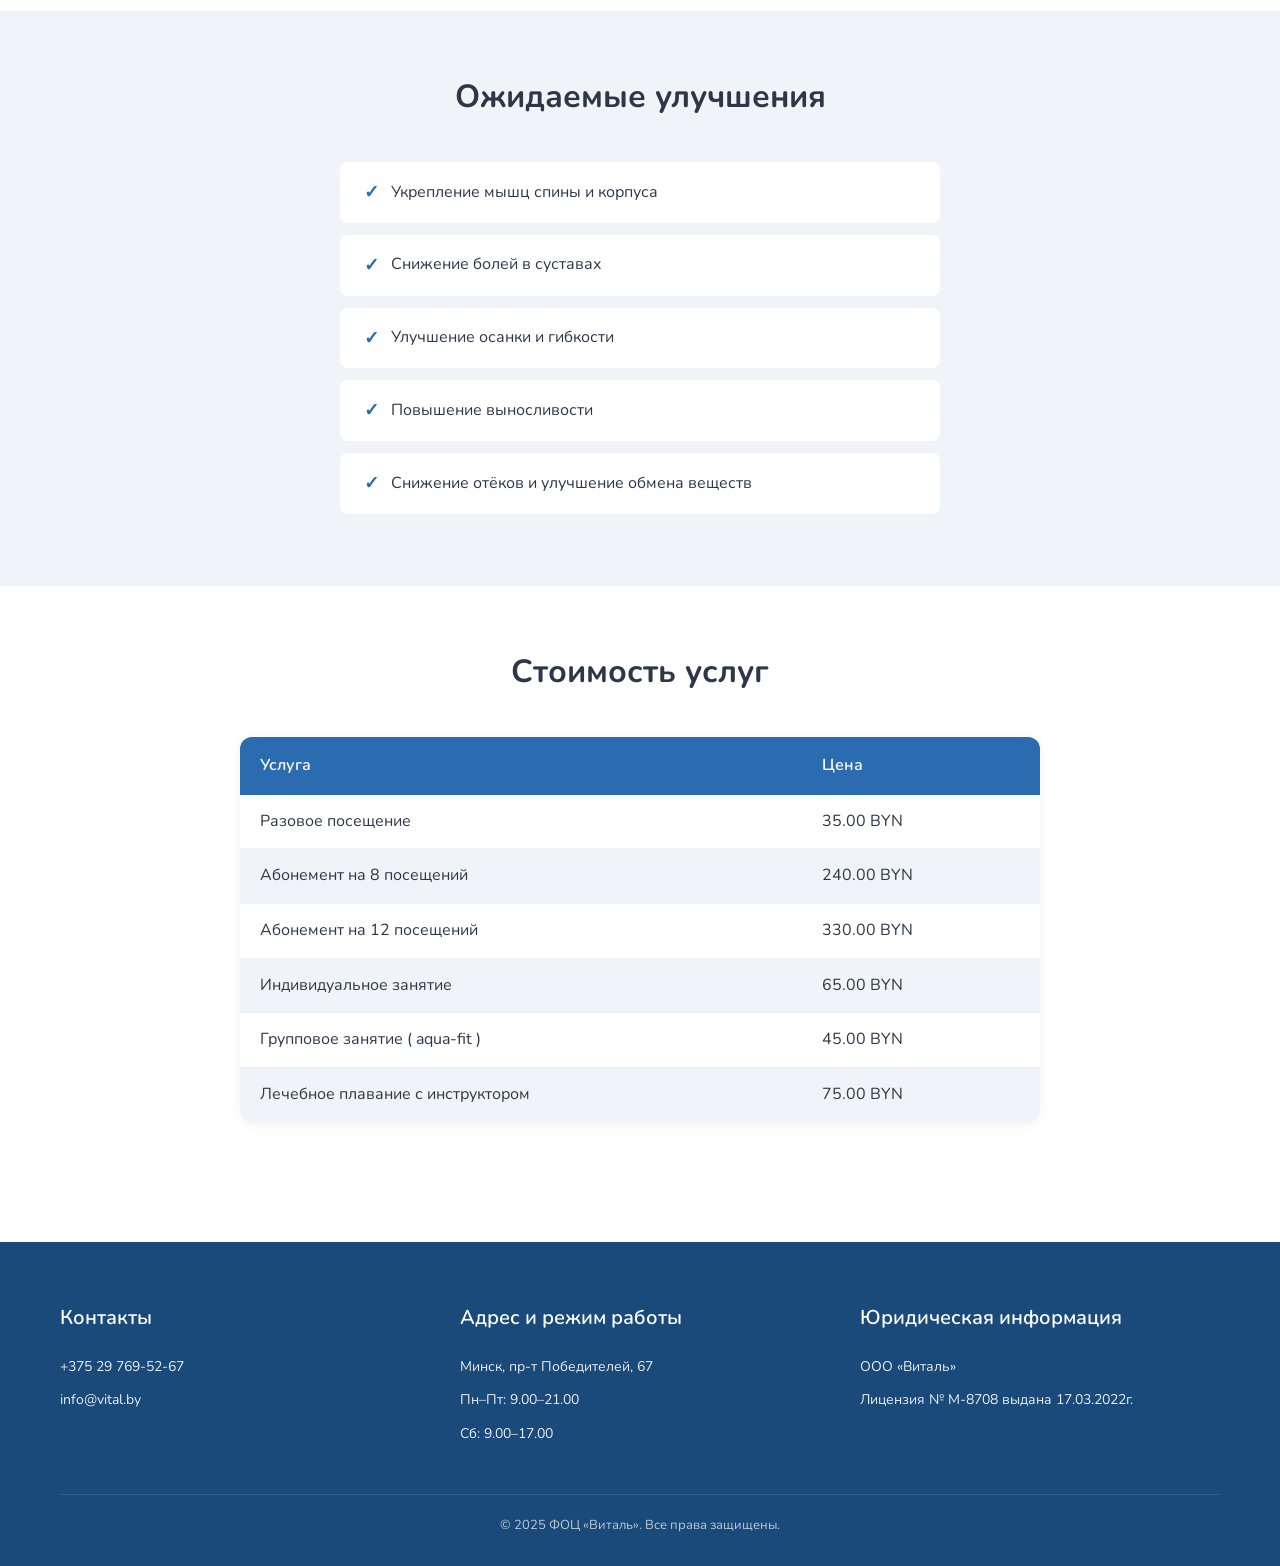
<file: pages/pool.html>
<!DOCTYPE html>
<html lang="ru">
<head>
    <meta charset="UTF-8">
    <meta name="viewport" content="width=device-width, initial-scale=1.0">
    <meta name="description" content="Бассейн в ФОЦ Виталь. Плавание для реабилитации и оздоровления.">
    <title>Бассейн — ФОЦ «Виталь»</title>
    <link href="https://fonts.googleapis.com/css2?family=Nunito:wght@300;400;600;700;800&display=swap" rel="stylesheet">
    <link rel="stylesheet" href="../css/style.css">
</head>
<body>
    <header class="header">
        <div class="header__inner">
            <a href="../index.html" class="header__logo">
                <img src="../images/logo.svg" alt="Логотип Виталь" class="header__logo-img" width="40" height="40">
                ВИТАЛЬ
            </a>
            <nav class="header__nav" id="mainNav">
                <div class="header__nav-item"><a href="about.html">О центре</a></div>
                <div class="header__nav-item header__nav-item--dropdown">
                    <a href="../index.html#directions">Направления работы</a>
                    <ul class="header__dropdown">
                        <li><a href="sport-medicine.html">Спортивная медицина</a></li>
                        <li><a href="massage.html">Лечебный массаж</a></li>
                        <li><a href="pool.html">Бассейн</a></li>
                        <li><a href="lfk.html">Лечебная физкультура</a></li>
                        <li><a href="physio.html">Физиотерапия</a></li>
                        <li><a href="groups.html">Групповые занятия</a></li>
                        <li><a href="gym.html">Тренажёрный зал</a></li>
                        <li><a href="kids.html">Детское ОФП</a></li>
                    </ul>
                </div>
                <div class="header__nav-item"><a href="specialists.html">Специалисты</a></div>
            </nav>
            <div class="header__contact">
                <span>Минск, пр-т Победителей, 67</span>
                <span>+375 29 769-52-67</span>
            </div>
            <button class="header__burger" id="burgerBtn" aria-label="Открыть меню">
                <span></span><span></span><span></span>
            </button>
        </div>
    </header>

    <main>
        <section class="page-title">
            <div class="container"><h1>Бассейн</h1></div>
        </section>
        <section class="direction-detail">
            <div class="container">
                <div class="direction-detail__intro">
                    <div class="direction-detail__text">
                        <h2>Плавание для здоровья и реабилитации</h2>
                        <p>Бассейн центра «Виталь» — это современный 25-метровый бассейн с системой очистки воды без хлора. Температура воды поддерживается на уровне 28–29°C, что оптимально для занятий терапевтическим плаванием.</p>
                        <p>Водные процедуры снижают нагрузку на суставы, укрепляют мышцы спины и улучшают работу сердечно-сосудистой системы. Мы проводим индивидуальные и групповые занятия для взрослых и детей.</p>
                    </div>
                    <div class="direction-detail__image">
                        <img src="../images/swim.jpg" alt="Бассейн">
                    </div>
                </div>
            </div>
            <div class="direction-detail__advantages">
                <div class="container">
                    <h2>Преимущества именно нашего центра в этом направлении</h2>
                    <div class="direction-detail__advantages-grid">
                        <div class="direction-detail__advantages-card">
                            <h3>Современный бассейн</h3>
                            <ul>
                                <li>Длина дорожки 25 метров</li>
                                <li>Очистка без хлора (соляной метод)</li>
                                <li>Комфортная температура воды</li>
                            </ul>
                        </div>
                        <div class="direction-detail__advantages-card">
                            <h3>Опытные инструкторы</h3>
                            <ul>
                                <li>Сертифицированные плавмастеры</li>
                                <li>Реабилитологи с водной подготовкой</li>
                                <li>Индивидуальный подход</li>
                            </ul>
                        </div>
                        <div class="direction-detail__advantages-card">
                            <h3>Реабилитация в воде</h3>
                            <ul>
                                <li>Снижение нагрузки на суставы</li>
                                <li>Укрепление мышц спины</li>
                                <li>Восстановление после операций</li>
                            </ul>
                        </div>
                    </div>
                </div>
            </div>
            <div class="container">
                <div class="direction-detail__indicators">
                    <h2>Как понять, что нужно именно это направление?</h2>
                    <div class="direction-detail__indicators-grid">
                        <div class="direction-detail__indicators-card">
                            <h3>Заболевания позвоночника</h3>
                            <ul>
                                <li>Остеохондроз</li>
                                <li>Сколиоз</li>
                                <li>Межпозвоночные грыжи</li>
                            </ul>
                        </div>
                        <div class="direction-detail__indicators-card">
                            <h3>Суставные проблемы</h3>
                            <ul>
                                <li>Артроз коленных суставов</li>
                                <li>Коксартроз</li>
                                <li>После эндопротезирования</li>
                            </ul>
                        </div>
                        <div class="direction-detail__indicators-card">
                            <h3>Общее оздоровление</h3>
                            <ul>
                                <li>Снижение веса</li>
                                <li>Укрепление иммунитета</li>
                                <li>Улучшение работы сердца</li>
                            </ul>
                        </div>
                    </div>
                </div>
            </div>
            <div class="direction-detail__results">
                <div class="container">
                    <h2>Ожидаемые улучшения</h2>
                    <ul>
                        <li>Укрепление мышц спины и корпуса</li>
                        <li>Снижение болей в суставах</li>
                        <li>Улучшение осанки и гибкости</li>
                        <li>Повышение выносливости</li>
                        <li>Снижение отёков и улучшение обмена веществ</li>
                    </ul>
                </div>
            </div>
            <div class="price-section">
                <div class="container">
                    <h2>Стоимость услуг</h2>
                    <table class="price-table">
                        <thead><tr><th>Услуга</th><th>Цена</th></tr></thead>
                        <tbody>
                            <tr><td>Разовое посещение</td><td>35.00 BYN</td></tr>
                            <tr><td>Абонемент на 8 посещений</td><td>240.00 BYN</td></tr>
                            <tr><td>Абонемент на 12 посещений</td><td>330.00 BYN</td></tr>
                            <tr><td>Индивидуальное занятие</td><td>65.00 BYN</td></tr>
                            <tr><td>Групповое занятие ( aqua-fit )</td><td>45.00 BYN</td></tr>
                            <tr><td>Лечебное плавание с инструктором</td><td>75.00 BYN</td></tr>
                        </tbody>
                    </table>
                </div>
            </div>
        </section>
    </main>

    <footer class="footer">
        <div class="container">
            <div class="footer__inner">
                <div class="footer__col">
                    <h3>Контакты</h3>
                    <a href="tel:+375297695267">+375 29 769-52-67</a>
                    <a href="mailto:info@vital.by">info@vital.by</a>
                </div>
                <div class="footer__col">
                    <h3>Адрес и режим работы</h3>
                    <p>Минск, пр-т Победителей, 67</p>
                    <p>Пн–Пт: 9.00–21.00</p>
                    <p>Сб: 9.00–17.00</p>
                </div>
                <div class="footer__col">
                    <h3>Юридическая информация</h3>
                    <p>ООО «Виталь»</p>
                    <p>Лицензия № М-8708 выдана 17.03.2022г.</p>
                </div>
            </div>
            <div class="footer__bottom"><p>© 2025 ФОЦ «Виталь». Все права защищены.</p></div>
        </div>
    </footer>
    <script src="../js/main.js" defer></script>
</body>
</html>
</file>
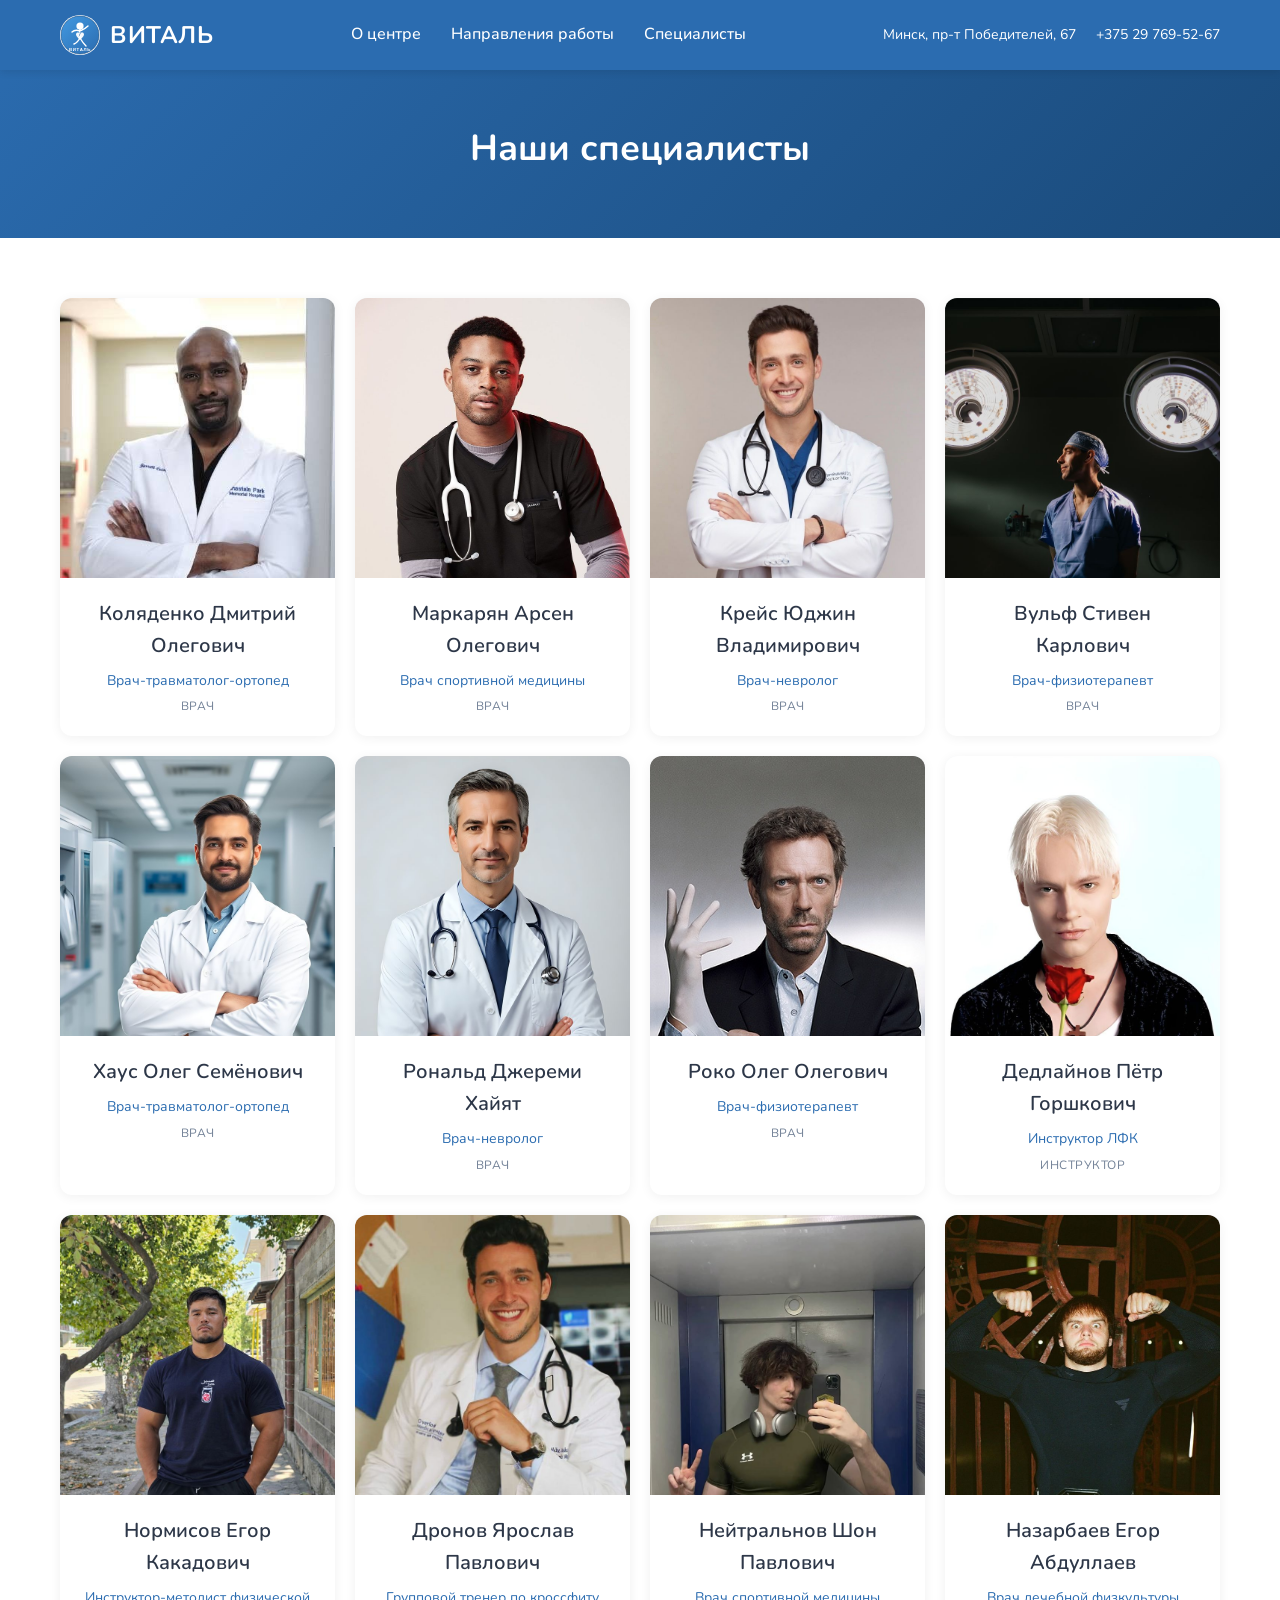
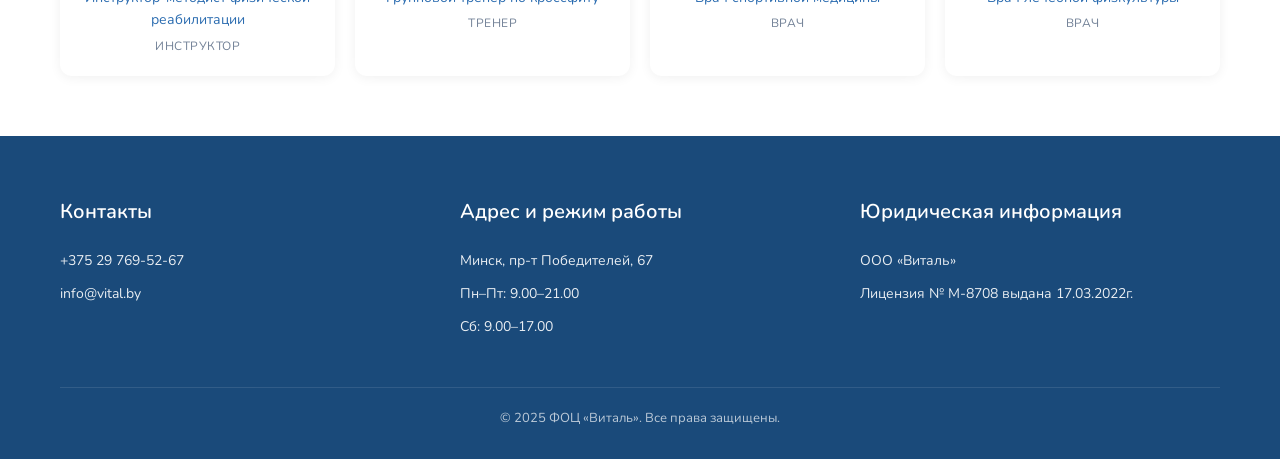
<file: pages/specialists.html>
<!DOCTYPE html>
<html lang="ru">
<head>
    <meta charset="UTF-8">
    <meta name="viewport" content="width=device-width, initial-scale=1.0">
    <meta name="description" content="Специалисты ФОЦ Виталь. Врачи, тренеры и реабилитологи.">
    <title>Специалисты — ФОЦ «Виталь»</title>
    <link href="https://fonts.googleapis.com/css2?family=Nunito:wght@300;400;600;700;800&display=swap" rel="stylesheet">
    <link rel="stylesheet" href="../css/style.css">
</head>
<body>
    <header class="header">
        <div class="header__inner">
            <a href="../index.html" class="header__logo">
                <img src="../images/logo.svg" alt="Логотип Виталь" class="header__logo-img" width="40" height="40">
                ВИТАЛЬ
            </a>
            <nav class="header__nav" id="mainNav">
                <div class="header__nav-item"><a href="about.html">О центре</a></div>
                <div class="header__nav-item header__nav-item--dropdown">
                    <a href="../index.html#directions">Направления работы</a>
                    <ul class="header__dropdown">
                        <li><a href="sport-medicine.html">Спортивная медицина</a></li>
                        <li><a href="massage.html">Лечебный массаж</a></li>
                        <li><a href="pool.html">Бассейн</a></li>
                        <li><a href="lfk.html">Лечебная физкультура</a></li>
                        <li><a href="physio.html">Физиотерапия</a></li>
                        <li><a href="groups.html">Групповые занятия</a></li>
                        <li><a href="gym.html">Тренажёрный зал</a></li>
                        <li><a href="kids.html">Детское ОФП</a></li>
                    </ul>
                </div>
                <div class="header__nav-item"><a href="specialists.html">Специалисты</a></div>
            </nav>
            <div class="header__contact">
                <span>Минск, пр-т Победителей, 67</span>
                <span>+375 29 769-52-67</span>
            </div>
            <button class="header__burger" id="burgerBtn" aria-label="Открыть меню">
                <span></span><span></span><span></span>
            </button>
        </div>
    </header>

    <main>
        <section class="page-title">
            <div class="container"><h1>Наши специалисты</h1></div>
        </section>
        <section class="specialists-page">
            <div class="container">
                <div class="specialists-page__grid" id="specialistsGrid">
                    <!-- Карточки специалистов загружаются динамически из XML через JavaScript (DOM) -->
                    <div class="specialists-page__loading">Загрузка специалистов...</div>
                </div>
            </div>
        </section>
    </main>

    <footer class="footer">
        <div class="container">
            <div class="footer__inner">
                <div class="footer__col">
                    <h3>Контакты</h3>
                    <a href="tel:+375297695267">+375 29 769-52-67</a>
                    <a href="mailto:info@vital.by">info@vital.by</a>
                </div>
                <div class="footer__col">
                    <h3>Адрес и режим работы</h3>
                    <p>Минск, пр-т Победителей, 67</p>
                    <p>Пн–Пт: 9.00–21.00</p>
                    <p>Сб: 9.00–17.00</p>
                </div>
                <div class="footer__col">
                    <h3>Юридическая информация</h3>
                    <p>ООО «Виталь»</p>
                    <p>Лицензия № М-8708 выдана 17.03.2022г.</p>
                </div>
            </div>
            <div class="footer__bottom"><p>© 2025 ФОЦ «Виталь». Все права защищены.</p></div>
        </div>
    </footer>
    <script src="../js/main.js" defer></script>
</body>
</html>
</file>
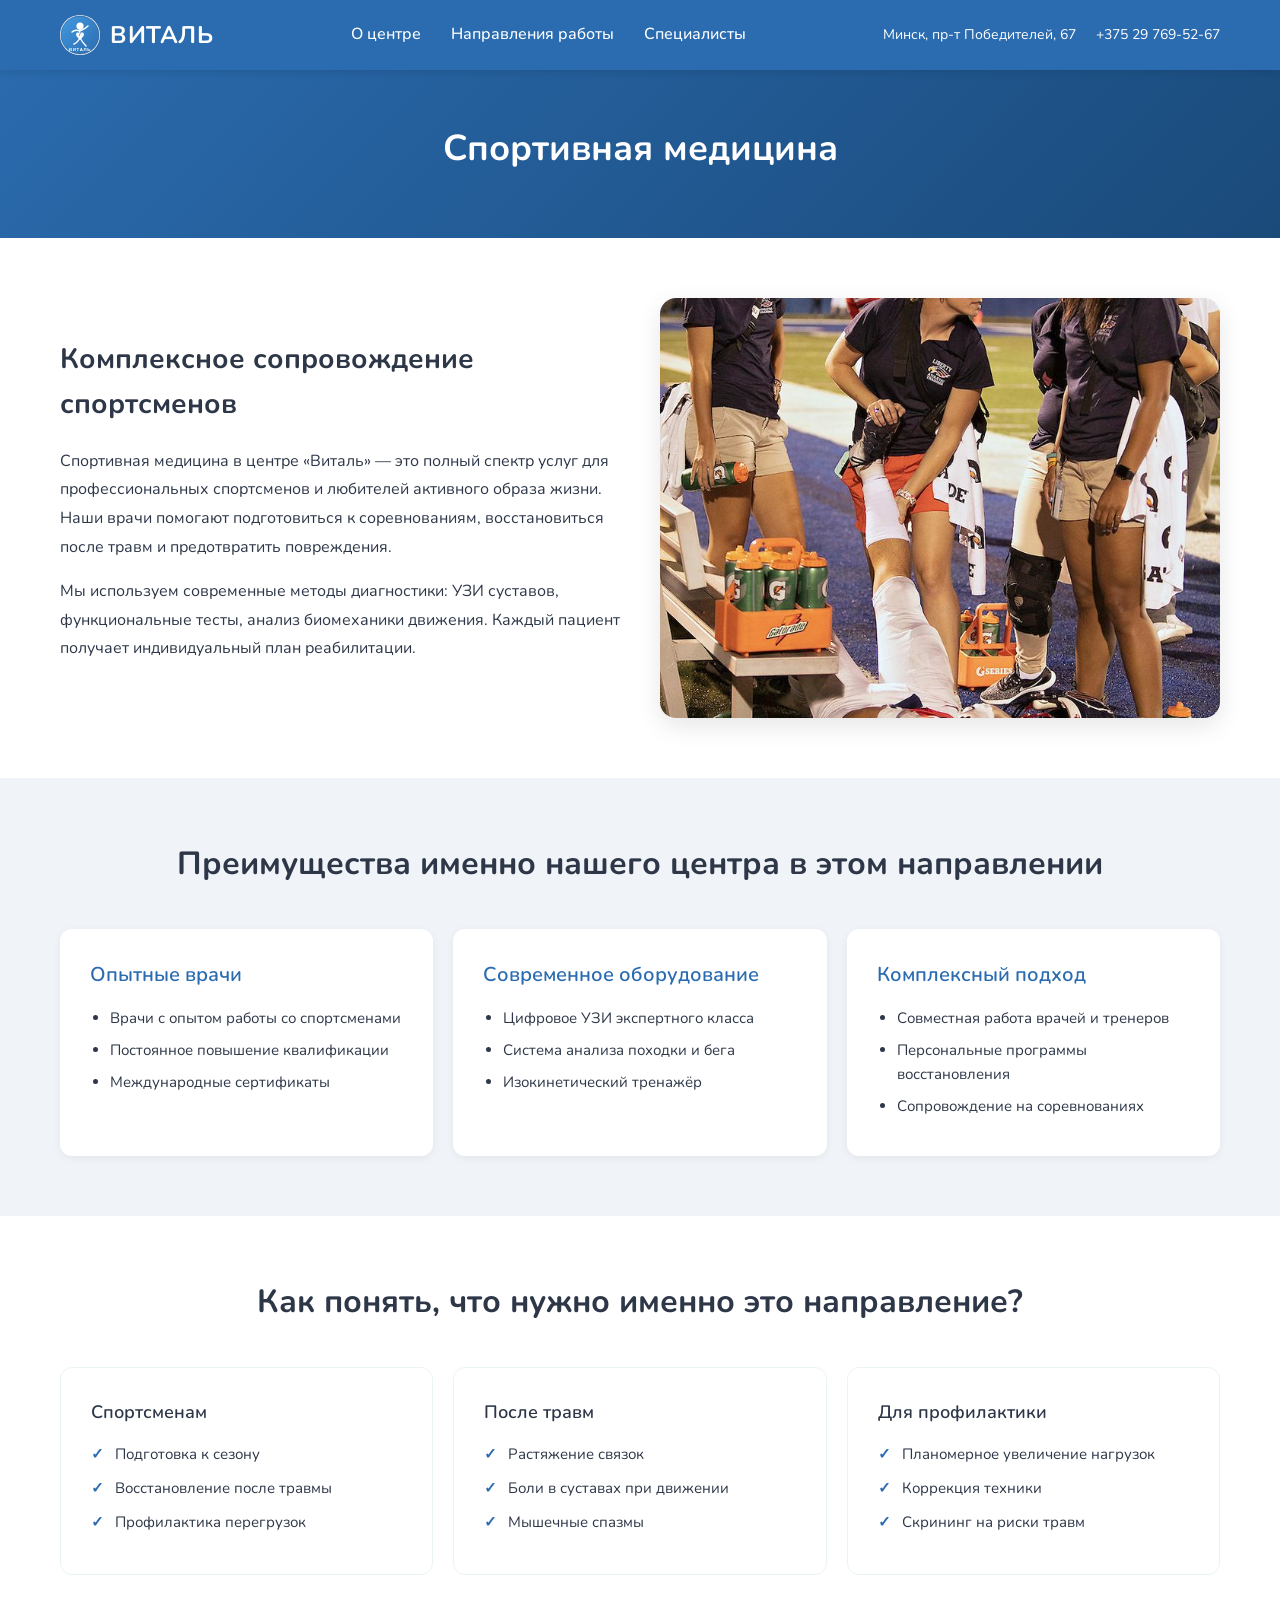
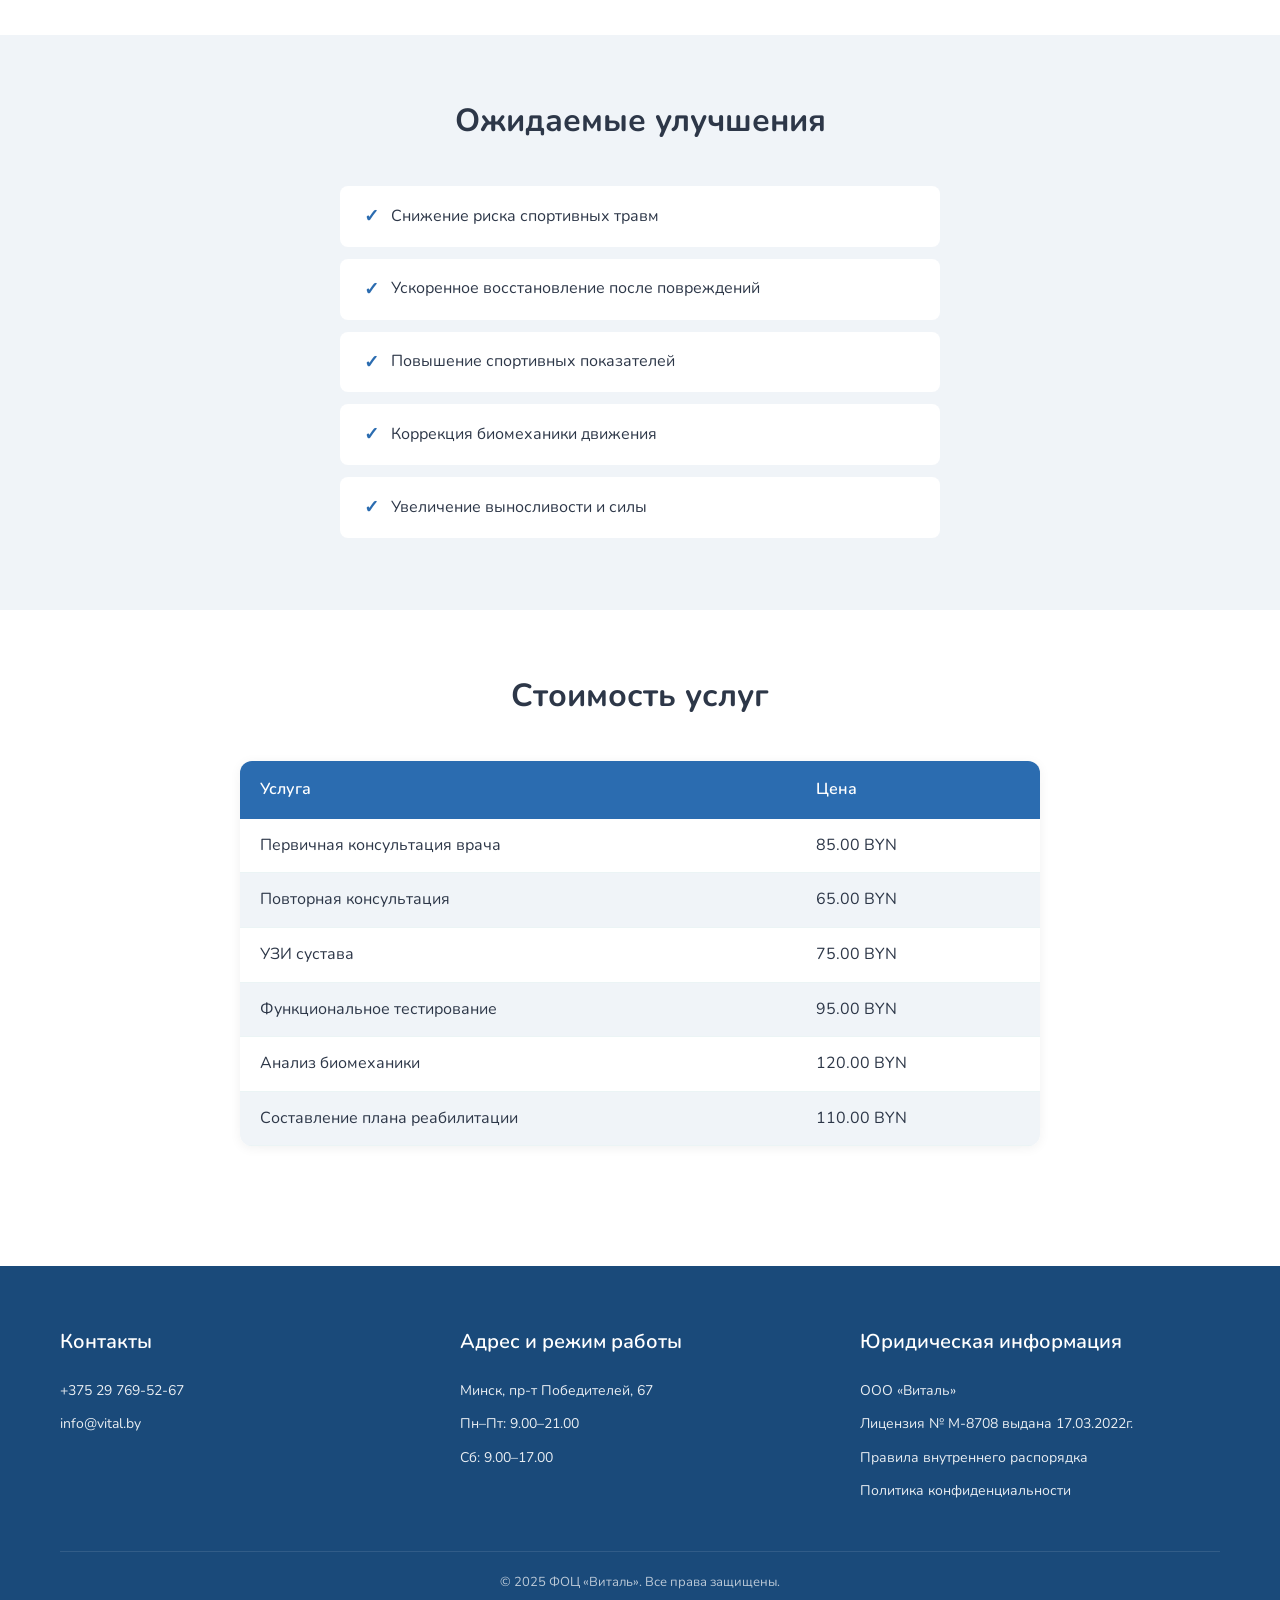
<file: pages/sport-medicine.html>
<!DOCTYPE html>
<html lang="ru">

<head>
    <meta charset="UTF-8">
    <meta name="viewport" content="width=device-width, initial-scale=1.0">
    <meta name="description" content="Спортивная медицина в ФОЦ Виталь. Диагностика, реабилитация и сопровождение спортсменов.">
    <title>Спортивная медицина — ФОЦ «Виталь»</title>
    <link rel="preconnect" href="https://fonts.googleapis.com">
    <link rel="preconnect" href="https://fonts.gstatic.com" crossorigin>
    <link href="https://fonts.googleapis.com/css2?family=Nunito:wght@300;400;600;700;800&display=swap" rel="stylesheet">
    <link rel="stylesheet" href="../css/style.css">
</head>

<body>
    <header class="header">
        <div class="header__inner">
            <a href="../index.html" class="header__logo">
                <img src="../images/logo.svg" alt="Логотип Виталь" class="header__logo-img" width="40" height="40">
                ВИТАЛЬ
            </a>
            <nav class="header__nav" id="mainNav">
                <div class="header__nav-item"><a href="about.html">О центре</a></div>
                <div class="header__nav-item header__nav-item--dropdown">
                    <a href="../index.html#directions">Направления работы</a>
                    <ul class="header__dropdown">
                        <li><a href="sport-medicine.html">Спортивная медицина</a></li>
                        <li><a href="massage.html">Лечебный массаж</a></li>
                        <li><a href="pool.html">Бассейн</a></li>
                        <li><a href="lfk.html">Лечебная физкультура</a></li>
                        <li><a href="physio.html">Физиотерапия</a></li>
                        <li><a href="groups.html">Групповые занятия</a></li>
                        <li><a href="gym.html">Тренажёрный зал</a></li>
                        <li><a href="kids.html">Детское ОФП</a></li>
                    </ul>
                </div>
                <div class="header__nav-item"><a href="specialists.html">Специалисты</a></div>
            </nav>
            <div class="header__contact">
                <span>Минск, пр-т Победителей, 67</span>
                <span>+375 29 769-52-67</span>
            </div>
            <button class="header__burger" id="burgerBtn" aria-label="Открыть меню">
                <span></span>
                <span></span>
                <span></span>
            </button>
        </div>
    </header>

    <main>
        <section class="page-title">
            <div class="container">
                <h1>Спортивная медицина</h1>
            </div>
        </section>

        <section class="direction-detail">
            <div class="container">
                <div class="direction-detail__intro">
                    <div class="direction-detail__text">
                        <h2>Комплексное сопровождение спортсменов</h2>
                        <p>Спортивная медицина в центре «Виталь» — это полный спектр услуг для профессиональных спортсменов и любителей активного образа жизни. Наши врачи помогают подготовиться к соревнованиям, восстановиться после травм и предотвратить повреждения.</p>
                        <p>Мы используем современные методы диагностики: УЗИ суставов, функциональные тесты, анализ биомеханики движения. Каждый пациент получает индивидуальный план реабилитации.</p>
                    </div>
                    <div class="direction-detail__image">
                        <img src="../images/sport.jpg" alt="Спортивная медицина">
                    </div>
                </div>
            </div>

            <div class="direction-detail__advantages">
                <div class="container">
                    <h2>Преимущества именно нашего центра в этом направлении</h2>
                    <div class="direction-detail__advantages-grid">
                        <div class="direction-detail__advantages-card">
                            <h3>Опытные врачи</h3>
                            <ul>
                                <li>Врачи с опытом работы со спортсменами</li>
                                <li>Постоянное повышение квалификации</li>
                                <li>Международные сертификаты</li>
                            </ul>
                        </div>
                        <div class="direction-detail__advantages-card">
                            <h3>Современное оборудование</h3>
                            <ul>
                                <li>Цифровое УЗИ экспертного класса</li>
                                <li>Система анализа походки и бега</li>
                                <li>Изокинетический тренажёр</li>
                            </ul>
                        </div>
                        <div class="direction-detail__advantages-card">
                            <h3>Комплексный подход</h3>
                            <ul>
                                <li>Совместная работа врачей и тренеров</li>
                                <li>Персональные программы восстановления</li>
                                <li>Сопровождение на соревнованиях</li>
                            </ul>
                        </div>
                    </div>
                </div>
            </div>

            <div class="container">
                <div class="direction-detail__indicators">
                    <h2>Как понять, что нужно именно это направление?</h2>
                    <div class="direction-detail__indicators-grid">
                        <div class="direction-detail__indicators-card">
                            <h3>Спортсменам</h3>
                            <ul>
                                <li>Подготовка к сезону</li>
                                <li>Восстановление после травмы</li>
                                <li>Профилактика перегрузок</li>
                            </ul>
                        </div>
                        <div class="direction-detail__indicators-card">
                            <h3>После травм</h3>
                            <ul>
                                <li>Растяжение связок</li>
                                <li>Боли в суставах при движении</li>
                                <li>Мышечные спазмы</li>
                            </ul>
                        </div>
                        <div class="direction-detail__indicators-card">
                            <h3>Для профилактики</h3>
                            <ul>
                                <li>Планомерное увеличение нагрузок</li>
                                <li>Коррекция техники</li>
                                <li>Скрининг на риски травм</li>
                            </ul>
                        </div>
                    </div>
                </div>
            </div>

            <div class="direction-detail__results">
                <div class="container">
                    <h2>Ожидаемые улучшения</h2>
                    <ul>
                        <li>Снижение риска спортивных травм</li>
                        <li>Ускоренное восстановление после повреждений</li>
                        <li>Повышение спортивных показателей</li>
                        <li>Коррекция биомеханики движения</li>
                        <li>Увеличение выносливости и силы</li>
                    </ul>
                </div>
            </div>

            <div class="price-section">
                <div class="container">
                    <h2>Стоимость услуг</h2>
                    <table class="price-table">
                        <thead>
                            <tr>
                                <th>Услуга</th>
                                <th>Цена</th>
                            </tr>
                        </thead>
                        <tbody>
                            <tr>
                                <td>Первичная консультация врача</td>
                                <td>85.00 BYN</td>
                            </tr>
                            <tr>
                                <td>Повторная консультация</td>
                                <td>65.00 BYN</td>
                            </tr>
                            <tr>
                                <td>УЗИ сустава</td>
                                <td>75.00 BYN</td>
                            </tr>
                            <tr>
                                <td>Функциональное тестирование</td>
                                <td>95.00 BYN</td>
                            </tr>
                            <tr>
                                <td>Анализ биомеханики</td>
                                <td>120.00 BYN</td>
                            </tr>
                            <tr>
                                <td>Составление плана реабилитации</td>
                                <td>110.00 BYN</td>
                            </tr>
                        </tbody>
                    </table>
                </div>
            </div>
        </section>
    </main>

    <footer class="footer">
        <div class="container">
            <div class="footer__inner">
                <div class="footer__col">
                    <h3>Контакты</h3>
                    <a href="tel:+375297695267">+375 29 769-52-67</a>
                    <a href="mailto:info@vital.by">info@vital.by</a>
                </div>
                <div class="footer__col">
                    <h3>Адрес и режим работы</h3>
                    <p>Минск, пр-т Победителей, 67</p>
                    <p>Пн–Пт: 9.00–21.00</p>
                    <p>Сб: 9.00–17.00</p>
                </div>
                <div class="footer__col">
                    <h3>Юридическая информация</h3>
                    <p>ООО «Виталь»</p>
                    <p>Лицензия № М-8708 выдана 17.03.2022г.</p>
                    <p>Правила внутреннего распорядка</p>
                    <p>Политика конфиденциальности</p>
                </div>
            </div>
            <div class="footer__bottom">
                <p>© 2025 ФОЦ «Виталь». Все права защищены.</p>
            </div>
        </div>
    </footer>

    <script src="../js/main.js" defer></script>
</body>

</html>
</file>
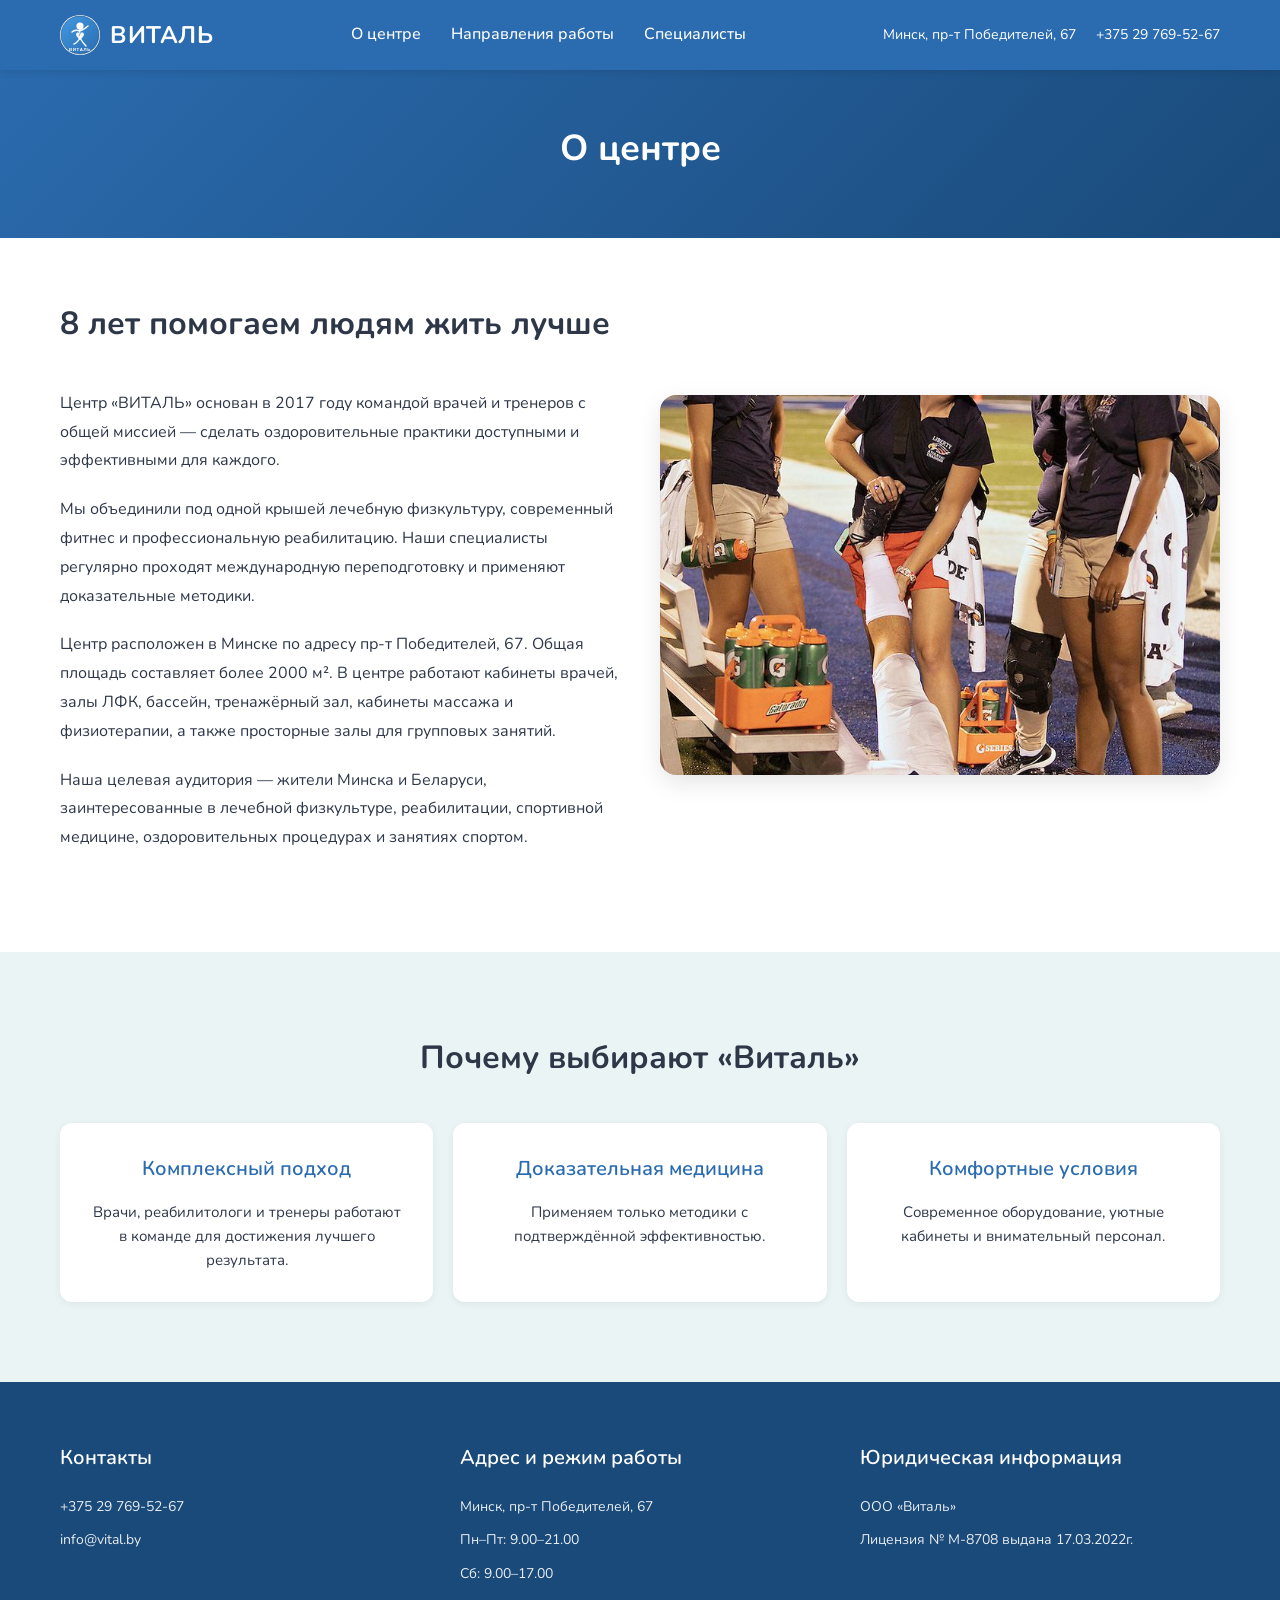
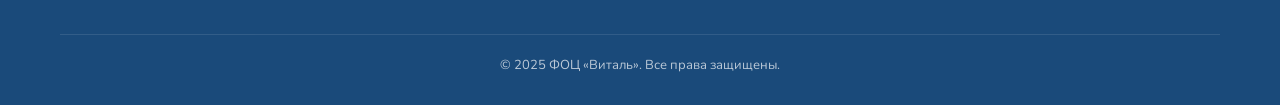
<file: website/pages/about.html>
<!DOCTYPE html>
<html lang="ru">
<head>
    <meta charset="UTF-8">
    <meta name="viewport" content="width=device-width, initial-scale=1.0">
    <meta name="description" content="О центре Виталь. История, миссия и преимущества физкультурно-оздоровительного центра в Минске.">
    <title>О центре — ФОЦ «Виталь»</title>
    <link href="https://fonts.googleapis.com/css2?family=Nunito:wght@300;400;600;700;800&display=swap" rel="stylesheet">
    <link rel="stylesheet" href="../css/style.css">
</head>
<body>
    <header class="header">
        <div class="header__inner">
            <a href="../index.html" class="header__logo">
                <img src="../images/logo.svg" alt="Логотип Виталь" class="header__logo-img" width="40" height="40">
                ВИТАЛЬ
            </a>
            <nav class="header__nav" id="mainNav">
                <div class="header__nav-item"><a href="about.html">О центре</a></div>
                <div class="header__nav-item header__nav-item--dropdown">
                    <a href="../index.html#directions">Направления работы</a>
                    <ul class="header__dropdown">
                        <li><a href="sport-medicine.html">Спортивная медицина</a></li>
                        <li><a href="massage.html">Лечебный массаж</a></li>
                        <li><a href="pool.html">Бассейн</a></li>
                        <li><a href="lfk.html">Лечебная физкультура</a></li>
                        <li><a href="physio.html">Физиотерапия</a></li>
                        <li><a href="groups.html">Групповые занятия</a></li>
                        <li><a href="gym.html">Тренажёрный зал</a></li>
                        <li><a href="kids.html">Детское ОФП</a></li>
                    </ul>
                </div>
                <div class="header__nav-item"><a href="specialists.html">Специалисты</a></div>
            </nav>
            <div class="header__contact">
                <span>Минск, пр-т Победителей, 67</span>
                <span>+375 29 769-52-67</span>
            </div>
            <button class="header__burger" id="burgerBtn" aria-label="Открыть меню">
                <span></span><span></span><span></span>
            </button>
        </div>
    </header>

    <main>
        <section class="page-title">
            <div class="container"><h1>О центре</h1></div>
        </section>

        <section class="about" style="padding-top: 60px;">
            <div class="container">
                <div class="about__inner">
                    <div class="about__content">
                        <h2 class="about__title">8 лет помогаем людям жить лучше</h2>
                        <p class="about__text">Центр «ВИТАЛЬ» основан в 2017 году командой врачей и тренеров с общей миссией — сделать оздоровительные практики доступными и эффективными для каждого.</p>
                        <p class="about__text">Мы объединили под одной крышей лечебную физкультуру, современный фитнес и профессиональную реабилитацию. Наши специалисты регулярно проходят международную переподготовку и применяют доказательные методики.</p>
                        <p class="about__text">Центр расположен в Минске по адресу пр-т Победителей, 67. Общая площадь составляет более 2000 м². В центре работают кабинеты врачей, залы ЛФК, бассейн, тренажёрный зал, кабинеты массажа и физиотерапии, а также просторные залы для групповых занятий.</p>
                        <p class="about__text">Наша целевая аудитория — жители Минска и Беларуси, заинтересованные в лечебной физкультуре, реабилитации, спортивной медицине, оздоровительных процедурах и занятиях спортом.</p>
                    </div>
                    <div class="about__image">
                        <img src="../images/building.jpg" alt="Здание ФОЦ Виталь">
                    </div>
                </div>
            </div>
        </section>

        <section class="directions" style="background-color: #EBF4F5;">
            <div class="container">
                <h2 class="directions__title">Почему выбирают «Виталь»</h2>
                <div class="directions__grid" style="grid-template-columns: repeat(3, 1fr);">
                    <div class="direction-detail__advantages-card" style="text-align: center;">
                        <h3>Комплексный подход</h3>
                        <p style="font-size: 15px; color: #2D3748;">Врачи, реабилитологи и тренеры работают в команде для достижения лучшего результата.</p>
                    </div>
                    <div class="direction-detail__advantages-card" style="text-align: center;">
                        <h3>Доказательная медицина</h3>
                        <p style="font-size: 15px; color: #2D3748;">Применяем только методики с подтверждённой эффективностью.</p>
                    </div>
                    <div class="direction-detail__advantages-card" style="text-align: center;">
                        <h3>Комфортные условия</h3>
                        <p style="font-size: 15px; color: #2D3748;">Современное оборудование, уютные кабинеты и внимательный персонал.</p>
                    </div>
                </div>
            </div>
        </section>
    </main>

    <footer class="footer">
        <div class="container">
            <div class="footer__inner">
                <div class="footer__col">
                    <h3>Контакты</h3>
                    <a href="tel:+375297695267">+375 29 769-52-67</a>
                    <a href="mailto:info@vital.by">info@vital.by</a>
                </div>
                <div class="footer__col">
                    <h3>Адрес и режим работы</h3>
                    <p>Минск, пр-т Победителей, 67</p>
                    <p>Пн–Пт: 9.00–21.00</p>
                    <p>Сб: 9.00–17.00</p>
                </div>
                <div class="footer__col">
                    <h3>Юридическая информация</h3>
                    <p>ООО «Виталь»</p>
                    <p>Лицензия № М-8708 выдана 17.03.2022г.</p>
                </div>
            </div>
            <div class="footer__bottom"><p>© 2025 ФОЦ «Виталь». Все права защищены.</p></div>
        </div>
    </footer>
    <script src="../js/main.js" defer></script>
</body>
</html>
</file>
<file: css/style.css>
@charset "UTF-8";
* {
  margin: 0;
  padding: 0;
  box-sizing: border-box;
}

html {
  scroll-behavior: smooth;
}

body {
  font-family: "Nunito", Arial, sans-serif;
  font-size: 16px;
  line-height: 1.6;
  color: #2D3748;
  background-color: #FFFFFF;
}

a {
  color: inherit;
  text-decoration: none;
}

ul {
  list-style: none;
}

img {
  max-width: 100%;
  height: auto;
  display: block;
}

.container {
  max-width: 1200px;
  margin: 0 auto;
  padding: 0 20px;
}

.header {
  background-color: #2B6CB0;
  color: #FFFFFF;
  position: fixed;
  width: 100%;
  top: 0;
  z-index: 1000;
  box-shadow: 0 2px 8px rgba(0, 0, 0, 0.1);
}
.header__inner {
  display: flex;
  justify-content: space-between;
  align-items: center;
  height: 70px;
  max-width: 1200px;
  margin: 0 auto;
  padding: 0 20px;
}
.header__logo {
  font-size: 24px;
  font-weight: 700;
  color: #FFFFFF;
  letter-spacing: 0.5px;
  display: flex;
  align-items: center;
  gap: 10px;
}
.header__logo-img {
  width: 40px;
  height: 40px;
  border-radius: 50%;
  background-color: #FFFFFF;
  object-fit: contain;
}
.header__nav {
  display: flex;
  align-items: center;
  gap: 30px;
}
@media (max-width: 768px) {
  .header__nav {
    display: none;
    position: absolute;
    top: 70px;
    left: 0;
    width: 100%;
    background-color: #2B6CB0;
    flex-direction: column;
    padding: 20px;
    gap: 15px;
  }
  .header__nav.open {
    display: flex;
  }
}
.header__nav-item {
  position: relative;
  font-weight: 500;
  transition: all 0.3s ease;
}
.header__nav-item:hover {
  color: #4299E1;
}
.header__nav-item--dropdown:hover .header__dropdown {
  opacity: 1;
  visibility: visible;
  transform: translateY(0);
}
.header__dropdown {
  position: absolute;
  top: 100%;
  left: 0;
  background-color: #FFFFFF;
  min-width: 280px;
  border-radius: 8px;
  box-shadow: 0 4px 16px rgba(0, 0, 0, 0.12);
  padding: 10px 0;
  margin-top: 10px;
  opacity: 0;
  visibility: hidden;
  transform: translateY(-10px);
  transition: all 0.3s ease;
}
.header__dropdown li a {
  display: block;
  padding: 10px 20px;
  color: #2D3748;
  font-size: 14px;
  transition: all 0.3s ease;
}
.header__dropdown li a:hover {
  background-color: #F0F4F8;
  color: #2B6CB0;
}
.header__contact {
  display: flex;
  align-items: center;
  gap: 20px;
  font-size: 14px;
}
@media (max-width: 768px) {
  .header__contact {
    display: none;
  }
}
.header__burger {
  display: none;
  flex-direction: column;
  gap: 5px;
  cursor: pointer;
  background: none;
  border: none;
  padding: 5px;
}
.header__burger span {
  display: block;
  width: 25px;
  height: 2px;
  background-color: #FFFFFF;
  transition: all 0.3s ease;
}
@media (max-width: 768px) {
  .header__burger {
    display: flex;
  }
}

.hero {
  background: linear-gradient(135deg, #2B6CB0 0%, #1a4a7a 100%);
  min-height: 100vh;
  display: flex;
  justify-content: center;
  align-items: center;
  text-align: center;
  color: #FFFFFF;
  padding-top: 70px;
}
.hero__content {
  max-width: 800px;
  padding: 0 20px;
}
.hero__title {
  font-size: 48px;
  font-weight: 700;
  margin-bottom: 20px;
  line-height: 1.2;
}
@media (max-width: 768px) {
  .hero__title {
    font-size: 36px;
  }
}
@media (max-width: 480px) {
  .hero__title {
    font-size: 28px;
  }
}
.hero__subtitle {
  font-size: 20px;
  margin-bottom: 40px;
  opacity: 0.9;
}
@media (max-width: 480px) {
  .hero__subtitle {
    font-size: 16px;
  }
}
.hero__btn {
  display: inline-block;
  padding: 14px 32px;
  background-color: #FFFFFF;
  color: #2B6CB0;
  font-weight: 600;
  border-radius: 12px;
  text-decoration: none;
  transition: all 0.3s ease;
  border: none;
  cursor: pointer;
}
.hero__btn:hover {
  background-color: #4299E1;
  color: #FFFFFF;
}
.hero__btn {
  font-size: 18px;
  padding: 16px 40px;
}

.about {
  padding: 80px 0;
  background-color: #FFFFFF;
}
.about__inner {
  display: grid;
  grid-template-columns: repeat(2, 1fr);
  gap: 40px;
  align-items: center;
}
@media (max-width: 768px) {
  .about__inner {
    grid-template-columns: 1fr;
    gap: 30px;
  }
}
.about__title {
  font-size: 32px;
  font-weight: 700;
  color: #2D3748;
  margin-bottom: 40px;
  text-align: center;
  text-align: left;
}
@media (max-width: 768px) {
  .about__title {
    text-align: center;
  }
}
.about__text {
  font-size: 16px;
  line-height: 1.8;
  color: #2D3748;
  margin-bottom: 20px;
}
.about__image {
  border-radius: 16px;
  overflow: hidden;
  box-shadow: 0 8px 24px rgba(0, 0, 0, 0.1);
  height: 380px;
}
.about__image img {
  width: 100%;
  height: 100%;
  object-fit: cover;
  object-position: center center;
  display: block;
}

.directions {
  padding: 80px 0;
  background-color: #F0F4F8;
}
.directions__title {
  font-size: 32px;
  font-weight: 700;
  color: #2D3748;
  margin-bottom: 40px;
  text-align: center;
}
.directions__grid {
  display: grid;
  grid-template-columns: repeat(4, 1fr);
  gap: 20px;
}
@media (max-width: 768px) {
  .directions__grid {
    grid-template-columns: repeat(2, 1fr);
  }
}
@media (max-width: 480px) {
  .directions__grid {
    grid-template-columns: 1fr;
  }
}
.directions__card {
  position: relative;
  border-radius: 16px;
  overflow: hidden;
  transition: all 0.3s ease;
}
.directions__card:hover {
  transform: scale(1.03);
  box-shadow: 0 8px 24px rgba(0, 0, 0, 0.15);
}
.directions__card {
  cursor: pointer;
  height: 260px;
}
.directions__card img {
  width: 100%;
  height: 100%;
  object-fit: cover;
  object-position: center center;
  display: block;
}
.directions__card-overlay {
  position: absolute;
  inset: 0;
  background: linear-gradient(to top, rgba(0, 0, 0, 0.7) 0%, rgba(0, 0, 0, 0.2) 50%, rgba(0, 0, 0, 0) 100%);
  display: flex;
  justify-content: center;
  align-items: center;
  padding: 20px;
  transition: all 0.3s ease;
}
.directions__card:hover .directions__card-overlay {
  background: linear-gradient(to top, rgba(0, 0, 0, 0.85) 0%, rgba(0, 0, 0, 0.4) 60%, rgba(0, 0, 0, 0.1) 100%);
}
.directions__card-title {
  color: #FFFFFF;
  font-size: 18px;
  font-weight: 600;
  text-align: center;
  margin-top: auto;
  align-self: flex-end;
  padding-bottom: 20px;
}

.specialists-preview {
  padding: 80px 0;
  background-color: #FFFFFF;
}
.specialists-preview__title {
  font-size: 32px;
  font-weight: 700;
  color: #2D3748;
  margin-bottom: 40px;
  text-align: center;
}
.specialists-preview__grid {
  display: grid;
  grid-template-columns: repeat(4, 1fr);
  gap: 20px;
}
@media (max-width: 768px) {
  .specialists-preview__grid {
    grid-template-columns: repeat(2, 1fr);
  }
}
@media (max-width: 480px) {
  .specialists-preview__grid {
    grid-template-columns: 1fr;
  }
}
.specialists-preview__card {
  text-align: center;
  padding: 20px;
  border-radius: 12px;
  transition: all 0.3s ease;
}
.specialists-preview__card:hover {
  box-shadow: 0 4px 16px rgba(0, 0, 0, 0.08);
}
.specialists-preview__card-photo {
  width: 150px;
  height: 150px;
  border-radius: 50%;
  overflow: hidden;
  margin: 0 auto 15px;
  object-fit: cover;
  border: 3px solid #4299E1;
}
.specialists-preview__card-photo img {
  width: 100%;
  height: 100%;
  object-fit: cover;
  object-position: top center;
}
.specialists-preview__card-name {
  font-size: 18px;
  font-weight: 600;
  color: #2D3748;
  margin-bottom: 5px;
}
.specialists-preview__card-role {
  font-size: 14px;
  color: #2B6CB0;
}
.specialists-preview__link {
  text-align: center;
  margin-top: 40px;
}
.specialists-preview__link a {
  display: inline-block;
  padding: 14px 32px;
  background-color: #FFFFFF;
  color: #2B6CB0;
  font-weight: 600;
  border-radius: 12px;
  text-decoration: none;
  transition: all 0.3s ease;
  border: none;
  cursor: pointer;
}
.specialists-preview__link a:hover {
  background-color: #4299E1;
  color: #FFFFFF;
}
.specialists-preview__link a {
  background-color: #2B6CB0;
  color: #FFFFFF;
}
.specialists-preview__link a:hover {
  background-color: #1a4a7a;
}

.footer {
  background-color: #1a4a7a;
  color: #FFFFFF;
  padding: 60px 0 30px;
}
.footer__inner {
  display: grid;
  grid-template-columns: repeat(3, 1fr);
  gap: 40px;
  margin-bottom: 40px;
}
@media (max-width: 768px) {
  .footer__inner {
    grid-template-columns: 1fr;
    gap: 30px;
  }
}
.footer__col h3 {
  font-size: 20px;
  font-weight: 600;
  margin-bottom: 20px;
}
.footer__col p, .footer__col a {
  font-size: 14px;
  line-height: 1.8;
  opacity: 0.9;
  display: block;
  margin-bottom: 8px;
  transition: all 0.3s ease;
}
.footer__col p:hover, .footer__col a:hover {
  opacity: 1;
  color: #4299E1;
}
.footer__bottom {
  border-top: 1px solid rgba(255, 255, 255, 0.15);
  padding-top: 20px;
  text-align: center;
  font-size: 13px;
  opacity: 0.7;
}

.page-title {
  background: linear-gradient(135deg, #2B6CB0 0%, #1a4a7a 100%);
  color: #FFFFFF;
  padding: 120px 0 60px;
  text-align: center;
}
.page-title h1 {
  font-size: 36px;
  font-weight: 700;
}
@media (max-width: 768px) {
  .page-title h1 {
    font-size: 28px;
  }
}

.direction-detail {
  padding: 60px 0;
}
.direction-detail__intro {
  display: grid;
  grid-template-columns: repeat(2, 1fr);
  gap: 40px;
  align-items: center;
  margin-bottom: 60px;
}
@media (max-width: 768px) {
  .direction-detail__intro {
    grid-template-columns: 1fr;
  }
}
.direction-detail__text h2 {
  font-size: 28px;
  font-weight: 700;
  color: #2D3748;
  margin-bottom: 20px;
}
.direction-detail__text p {
  font-size: 16px;
  line-height: 1.8;
  color: #2D3748;
  margin-bottom: 15px;
}
.direction-detail__image {
  border-radius: 16px;
  overflow: hidden;
  box-shadow: 0 8px 24px rgba(0, 0, 0, 0.1);
  height: 420px;
}
.direction-detail__image img {
  width: 100%;
  height: 100%;
  object-fit: cover;
  object-position: center center;
  display: block;
}
.direction-detail__advantages {
  background-color: #F0F4F8;
  padding: 60px 0;
  margin-bottom: 60px;
}
.direction-detail__advantages h2 {
  font-size: 32px;
  font-weight: 700;
  color: #2D3748;
  margin-bottom: 40px;
  text-align: center;
}
.direction-detail__advantages-grid {
  display: grid;
  grid-template-columns: repeat(3, 1fr);
  gap: 20px;
}
@media (max-width: 768px) {
  .direction-detail__advantages-grid {
    grid-template-columns: 1fr;
  }
}
.direction-detail__advantages-card {
  background-color: #FFFFFF;
  padding: 30px;
  border-radius: 12px;
  box-shadow: 0 2px 8px rgba(0, 0, 0, 0.06);
}
.direction-detail__advantages-card h3 {
  font-size: 20px;
  font-weight: 600;
  color: #2B6CB0;
  margin-bottom: 15px;
}
.direction-detail__advantages-card ul {
  list-style: disc;
  padding-left: 20px;
}
.direction-detail__advantages-card ul li {
  font-size: 15px;
  margin-bottom: 8px;
  color: #2D3748;
}
.direction-detail__indicators {
  margin-bottom: 60px;
}
.direction-detail__indicators h2 {
  font-size: 32px;
  font-weight: 700;
  color: #2D3748;
  margin-bottom: 40px;
  text-align: center;
}
.direction-detail__indicators-grid {
  display: grid;
  grid-template-columns: repeat(3, 1fr);
  gap: 20px;
}
@media (max-width: 768px) {
  .direction-detail__indicators-grid {
    grid-template-columns: 1fr;
  }
}
.direction-detail__indicators-card {
  background-color: #FFFFFF;
  border: 1px solid #EBF4F5;
  padding: 30px;
  border-radius: 12px;
}
.direction-detail__indicators-card h3 {
  font-size: 18px;
  font-weight: 600;
  margin-bottom: 15px;
  color: #2D3748;
}
.direction-detail__indicators-card ul {
  list-style: none;
}
.direction-detail__indicators-card ul li {
  font-size: 15px;
  margin-bottom: 10px;
  padding-left: 24px;
  position: relative;
}
.direction-detail__indicators-card ul li::before {
  content: "✓";
  position: absolute;
  left: 0;
  color: #2B6CB0;
  font-weight: 700;
}
.direction-detail__results {
  background-color: #F0F4F8;
  padding: 60px 0;
}
.direction-detail__results h2 {
  font-size: 32px;
  font-weight: 700;
  color: #2D3748;
  margin-bottom: 40px;
  text-align: center;
}
.direction-detail__results ul {
  max-width: 600px;
  margin: 0 auto;
  list-style: none;
}
.direction-detail__results ul li {
  background-color: #FFFFFF;
  padding: 16px 24px;
  margin-bottom: 12px;
  border-radius: 8px;
  font-size: 16px;
  display: flex;
  align-items: center;
  gap: 12px;
}
.direction-detail__results ul li::before {
  content: "✓";
  color: #2B6CB0;
  font-weight: 700;
  font-size: 18px;
}

.price-section {
  padding: 60px 0;
}
.price-section h2 {
  font-size: 32px;
  font-weight: 700;
  color: #2D3748;
  margin-bottom: 40px;
  text-align: center;
}

.price-table {
  width: 100%;
  border-collapse: collapse;
  max-width: 800px;
  margin: 0 auto;
  box-shadow: 0 2px 12px rgba(0, 0, 0, 0.06);
  border-radius: 12px;
  overflow: hidden;
}
.price-table th {
  background-color: #2B6CB0;
  color: #FFFFFF;
  padding: 16px 20px;
  text-align: left;
  font-weight: 600;
}
.price-table td {
  padding: 14px 20px;
  border-bottom: 1px solid #EBF4F5;
}
.price-table tr:nth-child(even) {
  background-color: #F0F4F8;
}
.price-table tr:hover {
  background-color: #EBF4F5;
}

.specialists-page {
  padding: 60px 0;
}
.specialists-page__grid {
  display: grid;
  grid-template-columns: repeat(4, 1fr);
  gap: 20px;
}
@media (max-width: 768px) {
  .specialists-page__grid {
    grid-template-columns: repeat(2, 1fr);
  }
}
@media (max-width: 480px) {
  .specialists-page__grid {
    grid-template-columns: 1fr;
  }
}
.specialists-page__card {
  background-color: #FFFFFF;
  border-radius: 12px;
  overflow: hidden;
  box-shadow: 0 2px 12px rgba(0, 0, 0, 0.06);
  transition: all 0.3s ease;
}
.specialists-page__card:hover {
  transform: scale(1.03);
  box-shadow: 0 8px 24px rgba(0, 0, 0, 0.15);
}
.specialists-page__card {
  text-align: center;
}
.specialists-page__card-photo {
  width: 100%;
  height: 280px;
  overflow: hidden;
  background-color: #F0F4F8;
}
.specialists-page__card-photo img {
  width: 100%;
  height: 100%;
  object-fit: cover;
  object-position: top center;
  display: block;
}
.specialists-page__card-info {
  padding: 20px;
}
.specialists-page__card-name {
  font-size: 20px;
  font-weight: 600;
  color: #2D3748;
  margin-bottom: 8px;
}
.specialists-page__card-role {
  font-size: 14px;
  color: #2B6CB0;
  margin-bottom: 5px;
}
.specialists-page__card-category {
  font-size: 12px;
  color: #718096;
  text-transform: uppercase;
  letter-spacing: 0.5px;
}

.appointment {
  padding: 80px 0;
  background-color: #F0F4F8;
  min-height: calc(100vh - 70px);
}
.appointment__form {
  max-width: 600px;
  margin: 0 auto;
  background-color: #FFFFFF;
  padding: 40px;
  border-radius: 16px;
  box-shadow: 0 4px 16px rgba(0, 0, 0, 0.08);
}
@media (max-width: 480px) {
  .appointment__form {
    padding: 24px;
  }
}
.appointment__title {
  font-size: 28px;
  font-weight: 700;
  text-align: center;
  margin-bottom: 30px;
  color: #2D3748;
}
.appointment__group {
  margin-bottom: 20px;
}
.appointment__group label {
  display: block;
  font-size: 14px;
  font-weight: 600;
  color: #2D3748;
  margin-bottom: 8px;
}
.appointment__group input,
.appointment__group select,
.appointment__group textarea {
  width: 100%;
  padding: 12px 16px;
  border: 1px solid #CBD5E0;
  border-radius: 8px;
  font-family: "Nunito", Arial, sans-serif;
  font-size: 15px;
  transition: all 0.3s ease;
}
.appointment__group input:focus,
.appointment__group select:focus,
.appointment__group textarea:focus {
  outline: none;
  border-color: #2B6CB0;
  box-shadow: 0 0 0 3px rgba(66, 153, 225, 0.2);
}
.appointment__group textarea {
  resize: vertical;
  min-height: 100px;
}
.appointment__btn {
  display: inline-block;
  padding: 14px 32px;
  background-color: #FFFFFF;
  color: #2B6CB0;
  font-weight: 600;
  border-radius: 12px;
  text-decoration: none;
  transition: all 0.3s ease;
  border: none;
  cursor: pointer;
}
.appointment__btn:hover {
  background-color: #4299E1;
  color: #FFFFFF;
}
.appointment__btn {
  width: 100%;
  padding: 14px;
  font-size: 16px;
  background-color: #2B6CB0;
  color: #FFFFFF;
}
.appointment__btn:hover {
  background-color: #1a4a7a;
}
.appointment__success {
  display: none;
  text-align: center;
  padding: 40px;
}
.appointment__success h3 {
  font-size: 24px;
  color: #2B6CB0;
  margin-bottom: 15px;
}
.appointment__success p {
  font-size: 16px;
  color: #2D3748;
}

.specialists-page__loading {
  grid-column: 1/-1;
  text-align: center;
  padding: 60px 20px;
  font-size: 18px;
  color: #2B6CB0;
  font-weight: 500;
}

.icon {
  width: 20px;
  height: 20px;
  display: inline-block;
  vertical-align: middle;
  fill: currentColor;
}
</file>
<file: website/css/style.css>
@charset "UTF-8";
* {
  margin: 0;
  padding: 0;
  box-sizing: border-box;
}

html {
  scroll-behavior: smooth;
}

body {
  font-family: "Nunito", Arial, sans-serif;
  font-size: 16px;
  line-height: 1.6;
  color: #2D3748;
  background-color: #FFFFFF;
}

a {
  color: inherit;
  text-decoration: none;
}

ul {
  list-style: none;
}

img {
  max-width: 100%;
  height: auto;
  display: block;
}

.container {
  max-width: 1200px;
  margin: 0 auto;
  padding: 0 20px;
}

.header {
  background-color: #2B6CB0;
  color: #FFFFFF;
  position: fixed;
  width: 100%;
  top: 0;
  z-index: 1000;
  box-shadow: 0 2px 8px rgba(0, 0, 0, 0.1);
}
.header__inner {
  display: flex;
  justify-content: space-between;
  align-items: center;
  height: 70px;
  max-width: 1200px;
  margin: 0 auto;
  padding: 0 20px;
}
.header__logo {
  font-size: 24px;
  font-weight: 700;
  color: #FFFFFF;
  letter-spacing: 0.5px;
  display: flex;
  align-items: center;
  gap: 10px;
}
.header__logo-img {
  width: 40px;
  height: 40px;
  border-radius: 50%;
  background-color: #FFFFFF;
  object-fit: contain;
}
.header__nav {
  display: flex;
  align-items: center;
  gap: 30px;
}
@media (max-width: 768px) {
  .header__nav {
    display: none;
    position: absolute;
    top: 70px;
    left: 0;
    width: 100%;
    background-color: #2B6CB0;
    flex-direction: column;
    padding: 20px;
    gap: 15px;
  }
  .header__nav.open {
    display: flex;
  }
}
.header__nav-item {
  position: relative;
  font-weight: 500;
  transition: all 0.3s ease;
}
.header__nav-item:hover {
  color: #4299E1;
}
.header__nav-item--dropdown:hover .header__dropdown {
  opacity: 1;
  visibility: visible;
  transform: translateY(0);
}
.header__dropdown {
  position: absolute;
  top: 100%;
  left: 0;
  background-color: #FFFFFF;
  min-width: 280px;
  border-radius: 8px;
  box-shadow: 0 4px 16px rgba(0, 0, 0, 0.12);
  padding: 10px 0;
  margin-top: 10px;
  opacity: 0;
  visibility: hidden;
  transform: translateY(-10px);
  transition: all 0.3s ease;
}
.header__dropdown li a {
  display: block;
  padding: 10px 20px;
  color: #2D3748;
  font-size: 14px;
  transition: all 0.3s ease;
}
.header__dropdown li a:hover {
  background-color: #F0F4F8;
  color: #2B6CB0;
}
.header__contact {
  display: flex;
  align-items: center;
  gap: 20px;
  font-size: 14px;
}
@media (max-width: 768px) {
  .header__contact {
    display: none;
  }
}
.header__burger {
  display: none;
  flex-direction: column;
  gap: 5px;
  cursor: pointer;
  background: none;
  border: none;
  padding: 5px;
}
.header__burger span {
  display: block;
  width: 25px;
  height: 2px;
  background-color: #FFFFFF;
  transition: all 0.3s ease;
}
@media (max-width: 768px) {
  .header__burger {
    display: flex;
  }
}

.hero {
  background: linear-gradient(135deg, #2B6CB0 0%, #1a4a7a 100%);
  min-height: 100vh;
  display: flex;
  justify-content: center;
  align-items: center;
  text-align: center;
  color: #FFFFFF;
  padding-top: 70px;
}
.hero__content {
  max-width: 800px;
  padding: 0 20px;
}
.hero__title {
  font-size: 48px;
  font-weight: 700;
  margin-bottom: 20px;
  line-height: 1.2;
}
@media (max-width: 768px) {
  .hero__title {
    font-size: 36px;
  }
}
@media (max-width: 480px) {
  .hero__title {
    font-size: 28px;
  }
}
.hero__subtitle {
  font-size: 20px;
  margin-bottom: 40px;
  opacity: 0.9;
}
@media (max-width: 480px) {
  .hero__subtitle {
    font-size: 16px;
  }
}
.hero__btn {
  display: inline-block;
  padding: 14px 32px;
  background-color: #FFFFFF;
  color: #2B6CB0;
  font-weight: 600;
  border-radius: 12px;
  text-decoration: none;
  transition: all 0.3s ease;
  border: none;
  cursor: pointer;
}
.hero__btn:hover {
  background-color: #4299E1;
  color: #FFFFFF;
}
.hero__btn {
  font-size: 18px;
  padding: 16px 40px;
}

.about {
  padding: 80px 0;
  background-color: #FFFFFF;
}
.about__inner {
  display: grid;
  grid-template-columns: repeat(2, 1fr);
  gap: 40px;
  align-items: center;
}
@media (max-width: 768px) {
  .about__inner {
    grid-template-columns: 1fr;
    gap: 30px;
  }
}
.about__title {
  font-size: 32px;
  font-weight: 700;
  color: #2D3748;
  margin-bottom: 40px;
  text-align: center;
  text-align: left;
}
@media (max-width: 768px) {
  .about__title {
    text-align: center;
  }
}
.about__text {
  font-size: 16px;
  line-height: 1.8;
  color: #2D3748;
  margin-bottom: 20px;
}
.about__image {
  border-radius: 16px;
  overflow: hidden;
  box-shadow: 0 8px 24px rgba(0, 0, 0, 0.1);
  height: 380px;
}
.about__image img {
  width: 100%;
  height: 100%;
  object-fit: cover;
  object-position: center center;
  display: block;
}

.directions {
  padding: 80px 0;
  background-color: #F0F4F8;
}
.directions__title {
  font-size: 32px;
  font-weight: 700;
  color: #2D3748;
  margin-bottom: 40px;
  text-align: center;
}
.directions__grid {
  display: grid;
  grid-template-columns: repeat(4, 1fr);
  gap: 20px;
}
@media (max-width: 768px) {
  .directions__grid {
    grid-template-columns: repeat(2, 1fr);
  }
}
@media (max-width: 480px) {
  .directions__grid {
    grid-template-columns: 1fr;
  }
}
.directions__card {
  position: relative;
  border-radius: 16px;
  overflow: hidden;
  transition: all 0.3s ease;
}
.directions__card:hover {
  transform: scale(1.03);
  box-shadow: 0 8px 24px rgba(0, 0, 0, 0.15);
}
.directions__card {
  cursor: pointer;
  height: 260px;
}
.directions__card img {
  width: 100%;
  height: 100%;
  object-fit: cover;
  object-position: center center;
  display: block;
}
.directions__card-overlay {
  position: absolute;
  inset: 0;
  background: linear-gradient(to top, rgba(0, 0, 0, 0.7) 0%, rgba(0, 0, 0, 0.2) 50%, rgba(0, 0, 0, 0) 100%);
  display: flex;
  justify-content: center;
  align-items: center;
  padding: 20px;
  transition: all 0.3s ease;
}
.directions__card:hover .directions__card-overlay {
  background: linear-gradient(to top, rgba(0, 0, 0, 0.85) 0%, rgba(0, 0, 0, 0.4) 60%, rgba(0, 0, 0, 0.1) 100%);
}
.directions__card-title {
  color: #FFFFFF;
  font-size: 18px;
  font-weight: 600;
  text-align: center;
  margin-top: auto;
  align-self: flex-end;
  padding-bottom: 20px;
}

.specialists-preview {
  padding: 80px 0;
  background-color: #FFFFFF;
}
.specialists-preview__title {
  font-size: 32px;
  font-weight: 700;
  color: #2D3748;
  margin-bottom: 40px;
  text-align: center;
}
.specialists-preview__grid {
  display: grid;
  grid-template-columns: repeat(4, 1fr);
  gap: 20px;
}
@media (max-width: 768px) {
  .specialists-preview__grid {
    grid-template-columns: repeat(2, 1fr);
  }
}
@media (max-width: 480px) {
  .specialists-preview__grid {
    grid-template-columns: 1fr;
  }
}
.specialists-preview__card {
  text-align: center;
  padding: 20px;
  border-radius: 12px;
  transition: all 0.3s ease;
}
.specialists-preview__card:hover {
  box-shadow: 0 4px 16px rgba(0, 0, 0, 0.08);
}
.specialists-preview__card-photo {
  width: 150px;
  height: 150px;
  border-radius: 50%;
  overflow: hidden;
  margin: 0 auto 15px;
  object-fit: cover;
  border: 3px solid #4299E1;
}
.specialists-preview__card-photo img {
  width: 100%;
  height: 100%;
  object-fit: cover;
  object-position: top center;
}
.specialists-preview__card-name {
  font-size: 18px;
  font-weight: 600;
  color: #2D3748;
  margin-bottom: 5px;
}
.specialists-preview__card-role {
  font-size: 14px;
  color: #2B6CB0;
}
.specialists-preview__link {
  text-align: center;
  margin-top: 40px;
}
.specialists-preview__link a {
  display: inline-block;
  padding: 14px 32px;
  background-color: #FFFFFF;
  color: #2B6CB0;
  font-weight: 600;
  border-radius: 12px;
  text-decoration: none;
  transition: all 0.3s ease;
  border: none;
  cursor: pointer;
}
.specialists-preview__link a:hover {
  background-color: #4299E1;
  color: #FFFFFF;
}
.specialists-preview__link a {
  background-color: #2B6CB0;
  color: #FFFFFF;
}
.specialists-preview__link a:hover {
  background-color: #1a4a7a;
}

.footer {
  background-color: #1a4a7a;
  color: #FFFFFF;
  padding: 60px 0 30px;
}
.footer__inner {
  display: grid;
  grid-template-columns: repeat(3, 1fr);
  gap: 40px;
  margin-bottom: 40px;
}
@media (max-width: 768px) {
  .footer__inner {
    grid-template-columns: 1fr;
    gap: 30px;
  }
}
.footer__col h3 {
  font-size: 20px;
  font-weight: 600;
  margin-bottom: 20px;
}
.footer__col p, .footer__col a {
  font-size: 14px;
  line-height: 1.8;
  opacity: 0.9;
  display: block;
  margin-bottom: 8px;
  transition: all 0.3s ease;
}
.footer__col p:hover, .footer__col a:hover {
  opacity: 1;
  color: #4299E1;
}
.footer__bottom {
  border-top: 1px solid rgba(255, 255, 255, 0.15);
  padding-top: 20px;
  text-align: center;
  font-size: 13px;
  opacity: 0.7;
}

.page-title {
  background: linear-gradient(135deg, #2B6CB0 0%, #1a4a7a 100%);
  color: #FFFFFF;
  padding: 120px 0 60px;
  text-align: center;
}
.page-title h1 {
  font-size: 36px;
  font-weight: 700;
}
@media (max-width: 768px) {
  .page-title h1 {
    font-size: 28px;
  }
}

.direction-detail {
  padding: 60px 0;
}
.direction-detail__intro {
  display: grid;
  grid-template-columns: repeat(2, 1fr);
  gap: 40px;
  align-items: center;
  margin-bottom: 60px;
}
@media (max-width: 768px) {
  .direction-detail__intro {
    grid-template-columns: 1fr;
  }
}
.direction-detail__text h2 {
  font-size: 28px;
  font-weight: 700;
  color: #2D3748;
  margin-bottom: 20px;
}
.direction-detail__text p {
  font-size: 16px;
  line-height: 1.8;
  color: #2D3748;
  margin-bottom: 15px;
}
.direction-detail__image {
  border-radius: 16px;
  overflow: hidden;
  box-shadow: 0 8px 24px rgba(0, 0, 0, 0.1);
  height: 420px;
}
.direction-detail__image img {
  width: 100%;
  height: 100%;
  object-fit: cover;
  object-position: center center;
  display: block;
}
.direction-detail__advantages {
  background-color: #F0F4F8;
  padding: 60px 0;
  margin-bottom: 60px;
}
.direction-detail__advantages h2 {
  font-size: 32px;
  font-weight: 700;
  color: #2D3748;
  margin-bottom: 40px;
  text-align: center;
}
.direction-detail__advantages-grid {
  display: grid;
  grid-template-columns: repeat(3, 1fr);
  gap: 20px;
}
@media (max-width: 768px) {
  .direction-detail__advantages-grid {
    grid-template-columns: 1fr;
  }
}
.direction-detail__advantages-card {
  background-color: #FFFFFF;
  padding: 30px;
  border-radius: 12px;
  box-shadow: 0 2px 8px rgba(0, 0, 0, 0.06);
}
.direction-detail__advantages-card h3 {
  font-size: 20px;
  font-weight: 600;
  color: #2B6CB0;
  margin-bottom: 15px;
}
.direction-detail__advantages-card ul {
  list-style: disc;
  padding-left: 20px;
}
.direction-detail__advantages-card ul li {
  font-size: 15px;
  margin-bottom: 8px;
  color: #2D3748;
}
.direction-detail__indicators {
  margin-bottom: 60px;
}
.direction-detail__indicators h2 {
  font-size: 32px;
  font-weight: 700;
  color: #2D3748;
  margin-bottom: 40px;
  text-align: center;
}
.direction-detail__indicators-grid {
  display: grid;
  grid-template-columns: repeat(3, 1fr);
  gap: 20px;
}
@media (max-width: 768px) {
  .direction-detail__indicators-grid {
    grid-template-columns: 1fr;
  }
}
.direction-detail__indicators-card {
  background-color: #FFFFFF;
  border: 1px solid #EBF4F5;
  padding: 30px;
  border-radius: 12px;
}
.direction-detail__indicators-card h3 {
  font-size: 18px;
  font-weight: 600;
  margin-bottom: 15px;
  color: #2D3748;
}
.direction-detail__indicators-card ul {
  list-style: none;
}
.direction-detail__indicators-card ul li {
  font-size: 15px;
  margin-bottom: 10px;
  padding-left: 24px;
  position: relative;
}
.direction-detail__indicators-card ul li::before {
  content: "✓";
  position: absolute;
  left: 0;
  color: #2B6CB0;
  font-weight: 700;
}
.direction-detail__results {
  background-color: #F0F4F8;
  padding: 60px 0;
}
.direction-detail__results h2 {
  font-size: 32px;
  font-weight: 700;
  color: #2D3748;
  margin-bottom: 40px;
  text-align: center;
}
.direction-detail__results ul {
  max-width: 600px;
  margin: 0 auto;
  list-style: none;
}
.direction-detail__results ul li {
  background-color: #FFFFFF;
  padding: 16px 24px;
  margin-bottom: 12px;
  border-radius: 8px;
  font-size: 16px;
  display: flex;
  align-items: center;
  gap: 12px;
}
.direction-detail__results ul li::before {
  content: "✓";
  color: #2B6CB0;
  font-weight: 700;
  font-size: 18px;
}

.price-section {
  padding: 60px 0;
}
.price-section h2 {
  font-size: 32px;
  font-weight: 700;
  color: #2D3748;
  margin-bottom: 40px;
  text-align: center;
}

.price-table {
  width: 100%;
  border-collapse: collapse;
  max-width: 800px;
  margin: 0 auto;
  box-shadow: 0 2px 12px rgba(0, 0, 0, 0.06);
  border-radius: 12px;
  overflow: hidden;
}
.price-table th {
  background-color: #2B6CB0;
  color: #FFFFFF;
  padding: 16px 20px;
  text-align: left;
  font-weight: 600;
}
.price-table td {
  padding: 14px 20px;
  border-bottom: 1px solid #EBF4F5;
}
.price-table tr:nth-child(even) {
  background-color: #F0F4F8;
}
.price-table tr:hover {
  background-color: #EBF4F5;
}

.specialists-page {
  padding: 60px 0;
}
.specialists-page__grid {
  display: grid;
  grid-template-columns: repeat(4, 1fr);
  gap: 20px;
}
@media (max-width: 768px) {
  .specialists-page__grid {
    grid-template-columns: repeat(2, 1fr);
  }
}
@media (max-width: 480px) {
  .specialists-page__grid {
    grid-template-columns: 1fr;
  }
}
.specialists-page__card {
  background-color: #FFFFFF;
  border-radius: 12px;
  overflow: hidden;
  box-shadow: 0 2px 12px rgba(0, 0, 0, 0.06);
  transition: all 0.3s ease;
}
.specialists-page__card:hover {
  transform: scale(1.03);
  box-shadow: 0 8px 24px rgba(0, 0, 0, 0.15);
}
.specialists-page__card {
  text-align: center;
}
.specialists-page__card-photo {
  width: 100%;
  height: 280px;
  overflow: hidden;
  background-color: #F0F4F8;
}
.specialists-page__card-photo img {
  width: 100%;
  height: 100%;
  object-fit: cover;
  object-position: top center;
  display: block;
}
.specialists-page__card-info {
  padding: 20px;
}
.specialists-page__card-name {
  font-size: 20px;
  font-weight: 600;
  color: #2D3748;
  margin-bottom: 8px;
}
.specialists-page__card-role {
  font-size: 14px;
  color: #2B6CB0;
  margin-bottom: 5px;
}
.specialists-page__card-category {
  font-size: 12px;
  color: #718096;
  text-transform: uppercase;
  letter-spacing: 0.5px;
}

.appointment {
  padding: 80px 0;
  background-color: #F0F4F8;
  min-height: calc(100vh - 70px);
}
.appointment__form {
  max-width: 600px;
  margin: 0 auto;
  background-color: #FFFFFF;
  padding: 40px;
  border-radius: 16px;
  box-shadow: 0 4px 16px rgba(0, 0, 0, 0.08);
}
@media (max-width: 480px) {
  .appointment__form {
    padding: 24px;
  }
}
.appointment__title {
  font-size: 28px;
  font-weight: 700;
  text-align: center;
  margin-bottom: 30px;
  color: #2D3748;
}
.appointment__group {
  margin-bottom: 20px;
}
.appointment__group label {
  display: block;
  font-size: 14px;
  font-weight: 600;
  color: #2D3748;
  margin-bottom: 8px;
}
.appointment__group input,
.appointment__group select,
.appointment__group textarea {
  width: 100%;
  padding: 12px 16px;
  border: 1px solid #CBD5E0;
  border-radius: 8px;
  font-family: "Nunito", Arial, sans-serif;
  font-size: 15px;
  transition: all 0.3s ease;
}
.appointment__group input:focus,
.appointment__group select:focus,
.appointment__group textarea:focus {
  outline: none;
  border-color: #2B6CB0;
  box-shadow: 0 0 0 3px rgba(66, 153, 225, 0.2);
}
.appointment__group textarea {
  resize: vertical;
  min-height: 100px;
}
.appointment__btn {
  display: inline-block;
  padding: 14px 32px;
  background-color: #FFFFFF;
  color: #2B6CB0;
  font-weight: 600;
  border-radius: 12px;
  text-decoration: none;
  transition: all 0.3s ease;
  border: none;
  cursor: pointer;
}
.appointment__btn:hover {
  background-color: #4299E1;
  color: #FFFFFF;
}
.appointment__btn {
  width: 100%;
  padding: 14px;
  font-size: 16px;
  background-color: #2B6CB0;
  color: #FFFFFF;
}
.appointment__btn:hover {
  background-color: #1a4a7a;
}
.appointment__success {
  display: none;
  text-align: center;
  padding: 40px;
}
.appointment__success h3 {
  font-size: 24px;
  color: #2B6CB0;
  margin-bottom: 15px;
}
.appointment__success p {
  font-size: 16px;
  color: #2D3748;
}

.specialists-page__loading {
  grid-column: 1/-1;
  text-align: center;
  padding: 60px 20px;
  font-size: 18px;
  color: #2B6CB0;
  font-weight: 500;
}

.icon {
  width: 20px;
  height: 20px;
  display: inline-block;
  vertical-align: middle;
  fill: currentColor;
}
</file>
